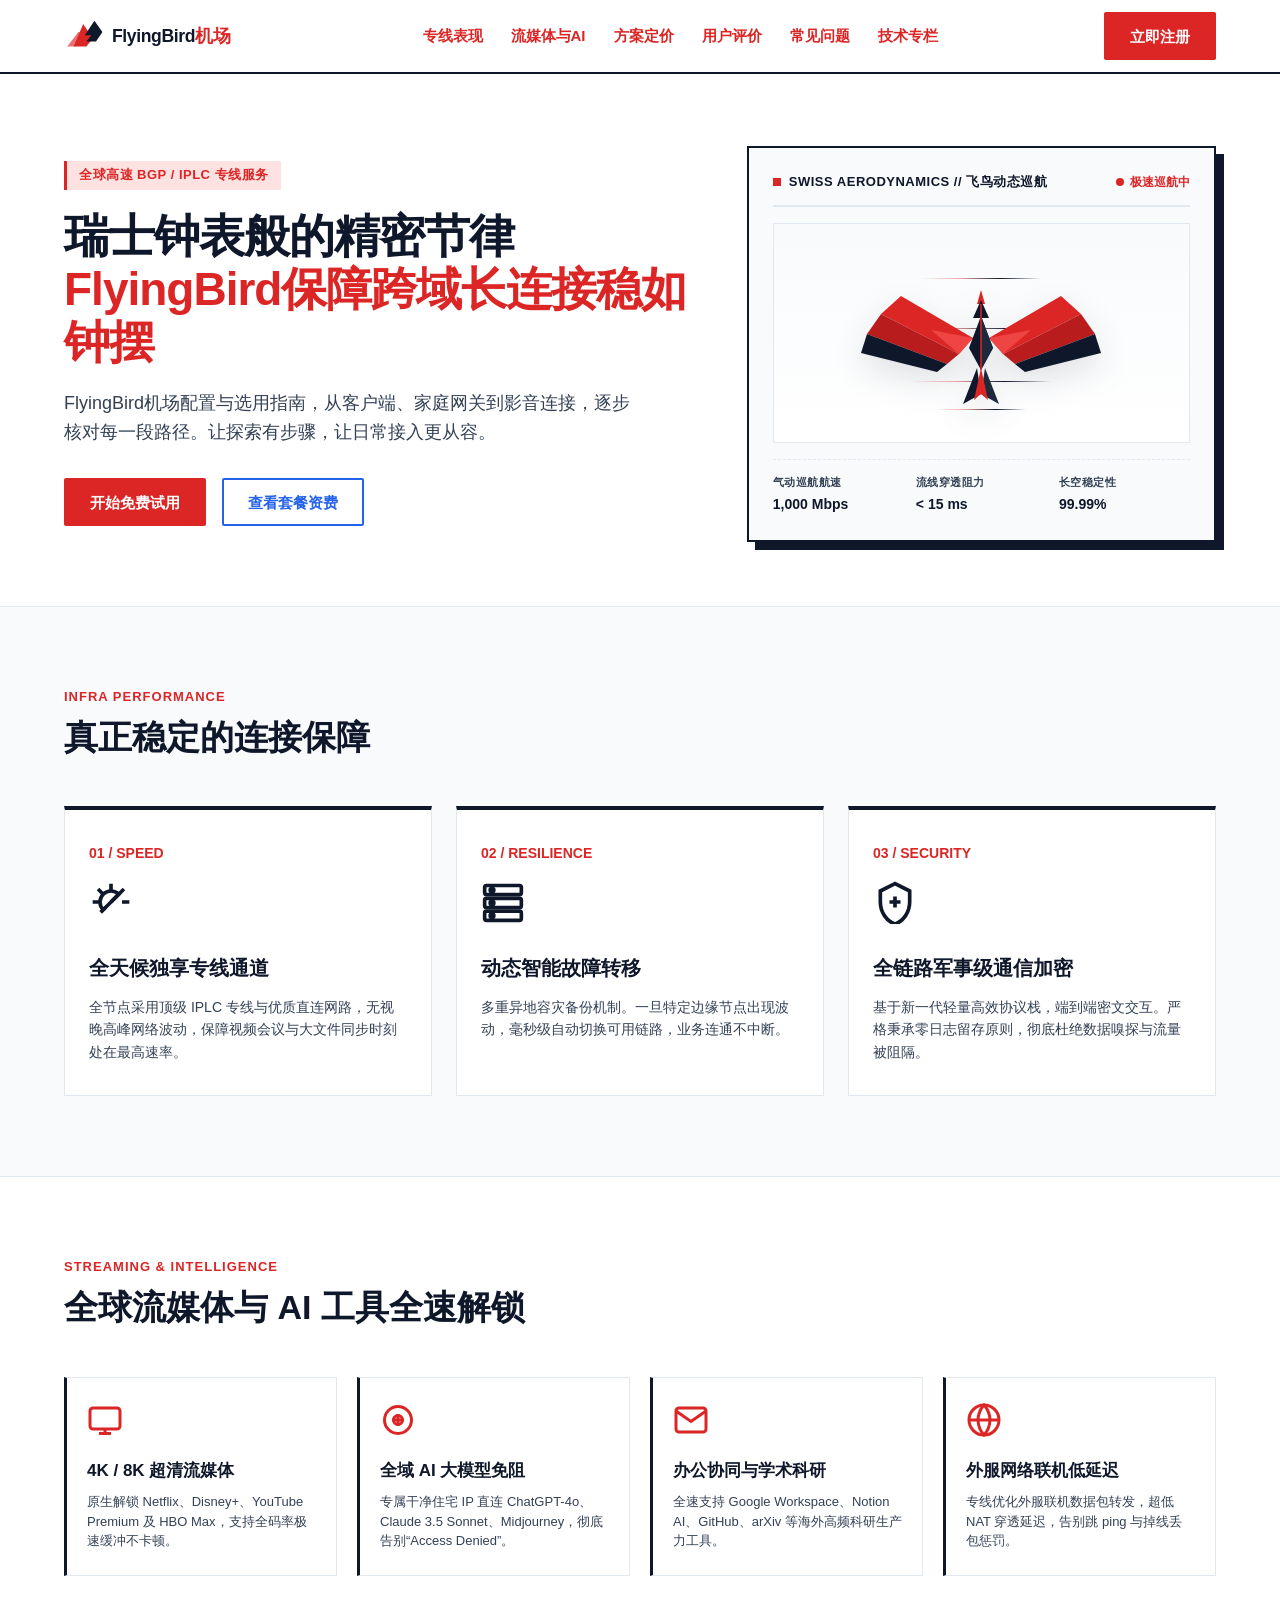
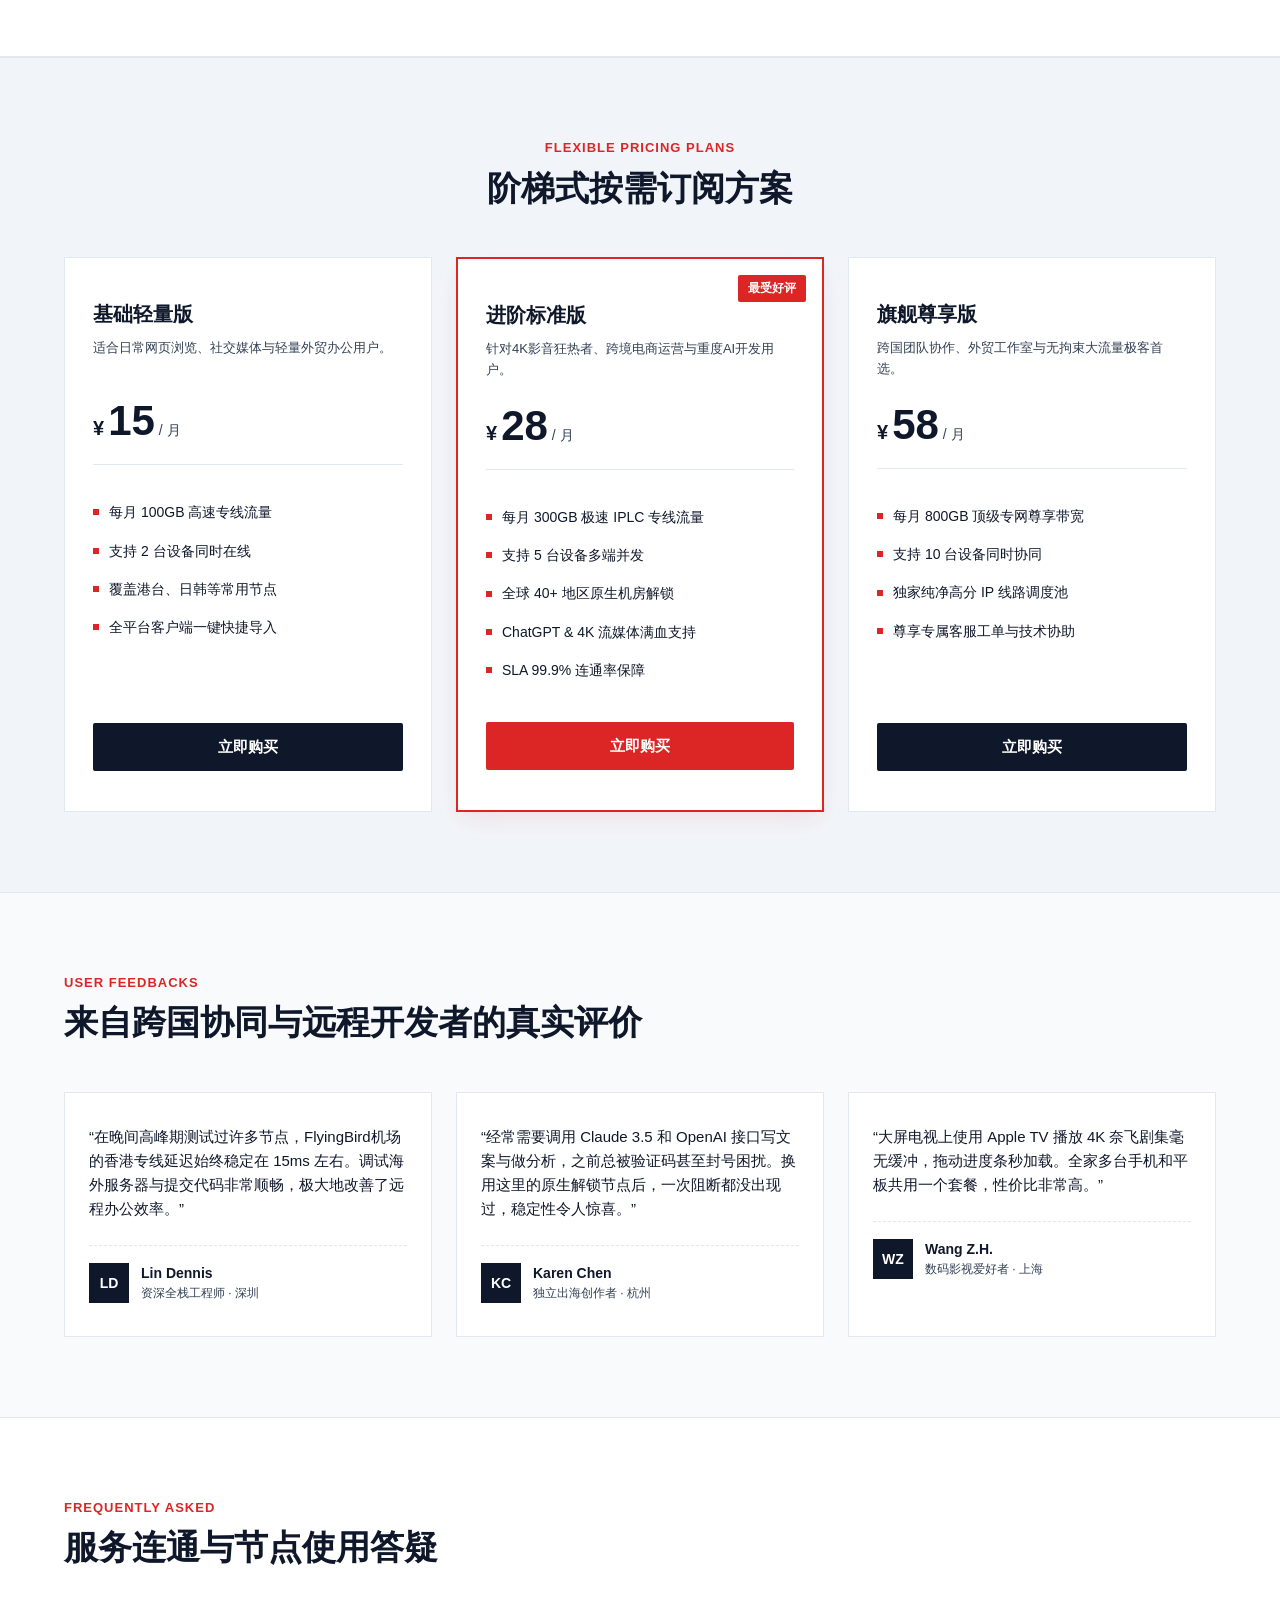
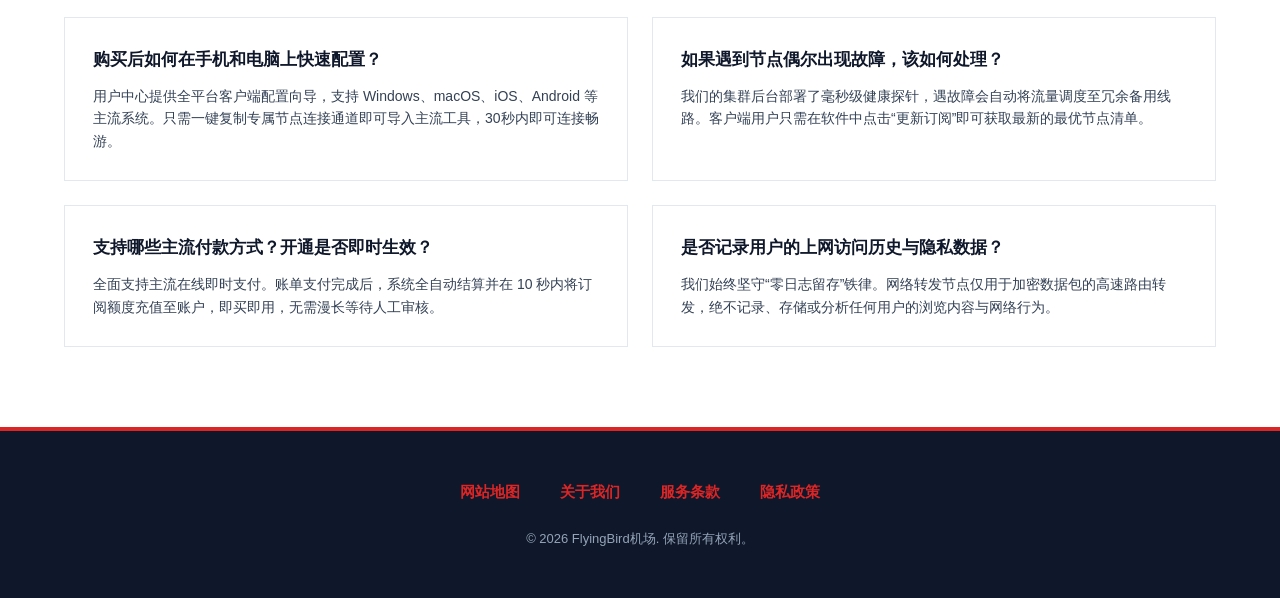
<file: index.html>
<!DOCTYPE html>
<html lang="zh-CN">
<head>
  <meta charset="UTF-8">
  <meta name="viewport" content="width=device-width, initial-scale=1.0">
  <title>FlyingBird机场｜客户端配置、线路比较与影音排障</title>
  <meta name="description" content="FlyingBird机场配置与选用指南，从客户端、家庭网关到影音连接，逐步核对每一段路径。让探索有步骤，让日常接入更从容。">
  <meta name="keywords" content="FlyingBird机场,网络加速,极速秒开,机场推荐,IPLC专线,4K流媒体解锁,ChatGPT加速,BGP专线,科学上网梯子">
  <link rel="canonical" href="https://flyingbirdcloud.click/">

  <!-- Open Graph 社交分享元标签 -->
  <meta property="og:type" content="website">
  <meta property="og:site_name" content="FlyingBird机场">
  <meta property="og:title" content="FlyingBird机场｜客户端配置、线路比较与影音排障">
  <meta property="og:description" content="FlyingBird机场配置与选用指南，从客户端、家庭网关到影音连接，逐步核对每一段路径。让探索有步骤，让日常接入更从容。">
  <meta property="og:url" content="https://flyingbirdcloud.click/">
  <meta property="og:image" content="https://flyingbirdcloud.click/og-cover.png">

  <!-- Twitter 卡片元标签 -->
  <meta name="twitter:card" content="summary_large_image">
  <meta name="twitter:title" content="FlyingBird机场｜客户端配置、线路比较与影音排障">
  <meta name="twitter:description" content="FlyingBird机场配置与选用指南，从客户端、家庭网关到影音连接，逐步核对每一段路径。让探索有步骤，让日常接入更从容。">
  <meta name="twitter:image" content="https://flyingbirdcloud.click/og-cover.png">

  <!-- Schema.org JSON-LD 产品结构化微数据 -->
  <script type="application/ld+json">
  {
    "@context": "https://schema.org",
    "@type": "Product",
    "name": "FlyingBird机场 高速专网加速服务",
    "image": "https://flyingbirdcloud.click/og-cover.png",
    "description": "FlyingBird机场提供高可用BGP与IPLC物理专线网络加速服务，晚高峰4K流媒体极速秒开，支持全球流媒体原生解锁与大语言模型低延迟调用。",
    "brand": {
      "@type": "Brand",
      "name": "FlyingBird机场"
    },
    "offers": {
      "@type": "AggregateOffer",
      "lowPrice": "15",
      "highPrice": "58",
      "priceCurrency": "CNY",
      "offerCount": "3"
    },
    "aggregateRating": {
      "@type": "AggregateRating",
      "ratingValue": "4.9",
      "reviewCount": "128",
      "bestRating": "5"
    }
  }
  </script>

  <link rel="stylesheet" href="style.css">
<style id="maintenance-anchor-offset">#pricing{scroll-margin-top:180px;}</style>
</head>
<body>

  <!-- 头部导航 -->
  <header class="swiss-header">
    <div class="swiss-container swiss-nav-wrap">
      <a href="index.html" class="swiss-logo" aria-label="FlyingBird机场首页">
        <!-- 飞鸟凌空羽翼切割主题矢量 Logo -->
        <svg viewBox="0 0 240 50" fill="none" xmlns="http://www.w3.org/2000/svg">
          <g>
            <path d="M12 38L24 10L36 28L28 38H12Z" fill="#DC2626"/>
            <path d="M26 24L38 6L48 20L40 32H28L34 24H26Z" fill="#0F172A"/>
            <path d="M4 38L18 20H28L14 38H4Z" fill="#DC2626" opacity="0.65"/>
          </g>
          <text x="60" y="32" font-family="-apple-system, BlinkMacSystemFont, 'Segoe UI', Roboto, sans-serif" font-size="22" font-weight="900" fill="#0F172A" letter-spacing="-0.5">FlyingBird<tspan fill="#DC2626">机场</tspan></text>
        </svg>
      </a>

      <!-- 移动端汉堡切换按钮 -->
      <button class="mobile-nav-toggle" id="swissMenuBtn" aria-label="切换导航菜单" aria-expanded="false">
        <span></span>
        <span></span>
        <span></span>
      </button>

      <nav class="swiss-nav-container" id="swissNavMenu">
        <ul class="swiss-nav-links">
          <li><a href="#features">专线表现</a></li>
          <li><a href="#streaming">流媒体与AI</a></li>
          <li><a href="#pricing">方案定价</a></li>
          <li><a href="#reviews">用户评价</a></li>
          <li><a href="#faq">常见问题</a></li>
          <li><a href="journal.html">技术专栏</a></li>
        </ul>
      </nav>

      <div class="swiss-header-actions">
        <a href="https://ww012.twilightaff.com/#/?code=A56DH1Af" class="btn btn-primary" rel="nofollow" target="_blank">立即注册</a>
      </div>
    </div>
  </header>

  <!-- 首屏 Hero Section -->
  <section class="swiss-hero">
    <div class="swiss-container swiss-hero-grid">
      <div class="hero-content">
        <span class="hero-pill">全球高速 BGP / IPLC 专线服务</span>
        <h1 class="hero-headline">瑞士钟表般的精密节律 <span>FlyingBird保障跨域长连接稳如钟摆</span></h1>
        <p class="hero-subtitle">FlyingBird机场配置与选用指南，从客户端、家庭网关到影音连接，逐步核对每一段路径。让探索有步骤，让日常接入更从容。</p>

        <div class="hero-cta-group">
          <a href="https://ww012.twilightaff.com/#/?code=A56DH1Af" class="btn btn-primary" rel="nofollow" target="_blank">开始免费试用</a>
          <!-- SEO Authority Backlink: Strict dofollow, no rel="nofollow" -->
          <a href="#pricing" class="btn btn-recommend">查看套餐资费</a>
        </div>
      </div>

      <!-- 右侧飞鸟动态展示卡片 (纯净极速飞鸟动图) -->
      <div class="hero-bird-card" aria-label="飞鸟动态巡航展示">
        <div class="bird-card-head">
          <span class="bird-card-badge">SWISS AERODYNAMICS // 飞鸟动态巡航</span>
          <span class="bird-live-pulse"><span class="pulse-indicator"></span> 极速巡航中</span>
        </div>

        <div class="bird-stage-canvas">
          <!-- 气动流线风道背景 -->
          <div class="swiss-wind-line wind-1"></div>
          <div class="swiss-wind-line wind-2"></div>
          <div class="swiss-wind-line wind-3"></div>
          <div class="swiss-wind-line wind-4"></div>

          <!-- 瑞士几何折纸飞鸟矢量主体 -->
          <div class="swiss-bird-svg-wrap">
            <svg viewBox="0 0 240 180" fill="none" xmlns="http://www.w3.org/2000/svg" role="img" aria-label="飞鸟动态翱翔图形">
              <!-- 左翼群组 -->
              <g class="wing-group-left">
                <polygon points="112,90 40,48 20,66 98,106" fill="#DC2626"/>
                <polygon points="98,106 20,66 6,86 86,116" fill="#B91C1C"/>
                <polygon points="86,116 6,86 0,105 76,124" fill="#0F172A"/>
                <polygon points="112,90 98,106 70,82" fill="#EF4444"/>
              </g>

              <!-- 右翼群组 -->
              <g class="wing-group-right">
                <polygon points="128,90 200,48 220,66 142,106" fill="#DC2626"/>
                <polygon points="142,106 220,66 234,86 154,116" fill="#B91C1C"/>
                <polygon points="154,116 234,86 240,105 164,124" fill="#0F172A"/>
                <polygon points="128,90 142,106 170,82" fill="#EF4444"/>
              </g>

              <!-- 尾羽群组 -->
              <g class="tail-feather-group">
                <polygon points="116,120 120,146 102,156" fill="#0F172A"/>
                <polygon points="124,120 120,146 138,156" fill="#1E293B"/>
                <polygon points="120,120 127,152 120,146 113,152" fill="#DC2626"/>
              </g>

              <!-- 鸟身躯干与头部 (中心基座) -->
              <g class="bird-core-body">
                <polygon points="120,42 124,56 116,56" fill="#DC2626"/>
                <polygon points="120,52 128,70 112,70" fill="#0F172A"/>
                <polygon points="120,68 132,100 120,122 108,100" fill="#0F172A"/>
                <polygon points="120,68 132,100 120,122" fill="#1E293B"/>
                <line x1="120" y1="56" x2="120" y2="122" stroke="#DC2626" stroke-width="1.5"/>
              </g>
            </svg>
          </div>
        </div>

        <!-- 航行情报微型遥测 -->
        <div class="bird-telemetry-strip">
          <div class="bird-stat-unit">
            <span class="bird-stat-key">气动巡航航速</span>
            <span class="bird-stat-val">1,000 Mbps</span>
          </div>
          <div class="bird-stat-unit">
            <span class="bird-stat-key">流线穿透阻力</span>
            <span class="bird-stat-val">&lt; 15 ms</span>
          </div>
          <div class="bird-stat-unit">
            <span class="bird-stat-key">长空稳定性</span>
            <span class="bird-stat-val">99.99%</span>
          </div>
        </div>
      </div>
    </div>
  </section>

  <!-- 核心优势特性 (3张卡片) -->
  <section id="features" class="section-swiss">
    <div class="swiss-container">
      <div class="section-title-wrap">
        <span class="section-tag">Infra Performance</span>
        <h2 class="section-title">真正稳定的连接保障</h2>
      </div>

      <div class="feature-cards-grid">
        <!-- 特性 1 -->
        <div class="swiss-card">
          <span class="card-num">01 / SPEED</span>
          <div class="card-icon-wrap">
            <!-- 速度仪表矢量 (非禁忌图标) -->
            <svg viewBox="0 0 24 24">
              <path d="M12 2v4M4.93 4.93l2.83 2.83M2 12h4M19.07 4.93l-2.83 2.83M22 12h-4M6.34 17.66l2.83-2.83"/>
              <path d="M12 6a6 6 0 0 0-6 6c0 1.66.67 3.16 1.76 4.24l8.48-8.48A5.96 5.96 0 0 0 12 6z"/>
              <line x1="12" y1="12" x2="16" y2="8"/>
            </svg>
          </div>
          <h3 class="card-title">全天候独享专线通道</h3>
          <p class="card-desc">全节点采用顶级 IPLC 专线与优质直连网路，无视晚高峰网络波动，保障视频会议与大文件同步时刻处在最高速率。</p>
        </div>

        <!-- 特性 2 -->
        <div class="swiss-card">
          <span class="card-num">02 / RESILIENCE</span>
          <div class="card-icon-wrap">
            <!-- 服务器阵列矢量 (非禁忌图标) -->
            <svg viewBox="0 0 24 24">
              <rect x="2" y="3" width="20" height="5" rx="1"/>
              <rect x="2" y="10" width="20" height="5" rx="1"/>
              <rect x="2" y="17" width="20" height="5" rx="1"/>
              <circle cx="6" cy="5.5" r="1" fill="#DC2626"/>
              <circle cx="6" cy="12.5" r="1" fill="#DC2626"/>
              <circle cx="6" cy="19.5" r="1" fill="#DC2626"/>
            </svg>
          </div>
          <h3 class="card-title">动态智能故障转移</h3>
          <p class="card-desc">多重异地容灾备份机制。一旦特定边缘节点出现波动，毫秒级自动切换可用链路，业务连通不中断。</p>
        </div>

        <!-- 特性 3 -->
        <div class="swiss-card">
          <span class="card-num">03 / SECURITY</span>
          <div class="card-icon-wrap">
            <!-- 护盾数据流矢量 (非禁忌图标) -->
            <svg viewBox="0 0 24 24">
              <path d="M12 2L4 6v6c0 5.5 3.5 10.7 8 12 4.5-1.3 8-6.5 8-12V6l-8-4z"/>
              <path d="M9 12h6M12 9v6"/>
            </svg>
          </div>
          <h3 class="card-title">全链路军事级通信加密</h3>
          <p class="card-desc">基于新一代轻量高效协议栈，端到端密文交互。严格秉承零日志留存原则，彻底杜绝数据嗅探与流量被阻隔。</p>
        </div>
      </div>
    </div>
  </section>

  <!-- 流媒体与 AI 支持 (4张卡片) -->
  <section id="streaming" class="section-swiss" style="background-color: #FFFFFF; border-top: 1px solid var(--color-border); border-bottom: 1px solid var(--color-border);">
    <div class="swiss-container">
      <div class="section-title-wrap">
        <span class="section-tag">Streaming & Intelligence</span>
        <h2 class="section-title">全球流媒体与 AI 工具全速解锁</h2>
      </div>

      <div class="media-ai-grid">
        <!-- 流媒体 1 -->
        <div class="media-ai-card">
          <svg viewBox="0 0 24 24" role="img" aria-label="4K超清流媒体图标">
            <rect x="2" y="4" width="20" height="14" rx="2"/>
            <line x1="8" y1="21" x2="16" y2="21"/>
            <line x1="12" y1="18" x2="12" y2="21"/>
          </svg>
          <h3 style="font-size: 17px; font-weight: 700; margin: 12px 0 8px; color: var(--color-dark);">4K / 8K 超清流媒体</h3>
          <p>原生解锁 Netflix、Disney+、YouTube Premium 及 HBO Max，支持全码率极速缓冲不卡顿。</p>
        </div>

        <!-- AI 2 -->
        <div class="media-ai-card">
          <svg viewBox="0 0 24 24" role="img" aria-label="全域AI大模型图标">
            <circle cx="12" cy="12" r="9"/>
            <path d="M8 12h8M12 8v8"/>
            <circle cx="12" cy="12" r="3"/>
          </svg>
          <h3 style="font-size: 17px; font-weight: 700; margin: 12px 0 8px; color: var(--color-dark);">全域 AI 大模型免阻</h3>
          <p>专属干净住宅 IP 直连 ChatGPT-4o、Claude 3.5 Sonnet、Midjourney，彻底告别“Access Denied”。</p>
        </div>

        <!-- 交互 3 -->
        <div class="media-ai-card">
          <svg viewBox="0 0 24 24" role="img" aria-label="办公协同图标">
            <path d="M4 4h16c1.1 0 2 .9 2 2v12c0 1.1-.9 2-2 2H4c-1.1 0-2-.9-2-2V6c0-1.1.9-2 2-2z"/>
            <polyline points="22,6 12,13 2,6"/>
          </svg>
          <h3 style="font-size: 17px; font-weight: 700; margin: 12px 0 8px; color: var(--color-dark);">办公协同与学术科研</h3>
          <p>全速支持 Google Workspace、Notion AI、GitHub、arXiv 等海外高频科研生产力工具。</p>
        </div>

        <!-- 游戏专线 4 -->
        <div class="media-ai-card">
          <svg viewBox="0 0 24 24" role="img" aria-label="外服联机图标">
            <circle cx="12" cy="12" r="10"/>
            <line x1="2" y1="12" x2="22" y2="12"/>
            <path d="M12 2a15.3 15.3 0 0 1 4 10 15.3 15.3 0 0 1-4 10 15.3 15.3 0 0 1-4-10 15.3 15.3 0 0 1 4-10z"/>
          </svg>
          <h3 style="font-size: 17px; font-weight: 700; margin: 12px 0 8px; color: var(--color-dark);">外服网络联机低延迟</h3>
          <p>专线优化外服联机数据包转发，超低 NAT 穿透延迟，告别跳 ping 与掉线丢包惩罚。</p>
        </div>
      </div>
    </div>
  </section>

  <!-- 价格对比表 (必须3个方案) -->
  <section id="pricing" class="section-swiss pricing-section">
    <div class="swiss-container">
      <div class="section-title-wrap" style="text-align: center;">
        <span class="section-tag">Flexible Pricing Plans</span>
        <h2 class="section-title">阶梯式按需订阅方案</h2>
      </div>

      <div class="pricing-grid">
        <!-- 方案 1: 基础轻量版 -->
        <div class="pricing-card">
          <div class="pricing-plan-name">基础轻量版</div>
          <div class="pricing-plan-desc">适合日常网页浏览、社交媒体与轻量外贸办公用户。</div>
          <div class="pricing-price-wrap">
            <span class="pricing-currency">¥</span>
            <span class="pricing-amount">15</span>
            <span class="pricing-period">/ 月</span>
          </div>
          <ul class="pricing-feature-list">
            <li class="pricing-feature-item"><span class="bullet-line"></span> 每月 100GB 高速专线流量</li>
            <li class="pricing-feature-item"><span class="bullet-line"></span> 支持 2 台设备同时在线</li>
            <li class="pricing-feature-item"><span class="bullet-line"></span> 覆盖港台、日韩等常用节点</li>
            <li class="pricing-feature-item"><span class="bullet-line"></span> 全平台客户端一键快捷导入</li>
          </ul>
          <a href="https://ww012.twilightaff.com/#/?code=A56DH1Af" class="btn btn-dark" rel="nofollow" target="_blank">立即购买</a>
        </div>

        <!-- 方案 2: 进阶标准版 (推荐) -->
        <div class="pricing-card featured">
          <span class="pricing-badge">最受好评</span>
          <div class="pricing-plan-name">进阶标准版</div>
          <div class="pricing-plan-desc">针对4K影音狂热者、跨境电商运营与重度AI开发用户。</div>
          <div class="pricing-price-wrap">
            <span class="pricing-currency">¥</span>
            <span class="pricing-amount">28</span>
            <span class="pricing-period">/ 月</span>
          </div>
          <ul class="pricing-feature-list">
            <li class="pricing-feature-item"><span class="bullet-line"></span> 每月 300GB 极速 IPLC 专线流量</li>
            <li class="pricing-feature-item"><span class="bullet-line"></span> 支持 5 台设备多端并发</li>
            <li class="pricing-feature-item"><span class="bullet-line"></span> 全球 40+ 地区原生机房解锁</li>
            <li class="pricing-feature-item"><span class="bullet-line"></span> ChatGPT & 4K 流媒体满血支持</li>
            <li class="pricing-feature-item"><span class="bullet-line"></span> SLA 99.9% 连通率保障</li>
          </ul>
          <a href="https://ww012.twilightaff.com/#/?code=A56DH1Af" class="btn btn-primary" rel="nofollow" target="_blank">立即购买</a>
        </div>

        <!-- 方案 3: 旗舰全功能版 -->
        <div class="pricing-card">
          <div class="pricing-plan-name">旗舰尊享版</div>
          <div class="pricing-plan-desc">跨国团队协作、外贸工作室与无拘束大流量极客首选。</div>
          <div class="pricing-price-wrap">
            <span class="pricing-currency">¥</span>
            <span class="pricing-amount">58</span>
            <span class="pricing-period">/ 月</span>
          </div>
          <ul class="pricing-feature-list">
            <li class="pricing-feature-item"><span class="bullet-line"></span> 每月 800GB 顶级专网尊享带宽</li>
            <li class="pricing-feature-item"><span class="bullet-line"></span> 支持 10 台设备同时协同</li>
            <li class="pricing-feature-item"><span class="bullet-line"></span> 独家纯净高分 IP 线路调度池</li>
            <li class="pricing-feature-item"><span class="bullet-line"></span> 尊享专属客服工单与技术协助</li>
          </ul>
          <a href="https://ww012.twilightaff.com/#/?code=A56DH1Af" class="btn btn-dark" rel="nofollow" target="_blank">立即购买</a>
        </div>
      </div>
    </div>
  </section>

  <!-- 用户评价 (3个真实评价) -->
  <section id="reviews" class="section-swiss">
    <div class="swiss-container">
      <div class="section-title-wrap">
        <span class="section-tag">User Feedbacks</span>
        <h2 class="section-title">来自跨国协同与远程开发者的真实评价</h2>
      </div>

      <div class="reviews-grid">
        <!-- 评价 1 -->
        <div class="review-card">
          <p class="review-quote">“在晚间高峰期测试过许多节点，FlyingBird机场的香港专线延迟始终稳定在 15ms 左右。调试海外服务器与提交代码非常顺畅，极大地改善了远程办公效率。”</p>
          <div class="reviewer-meta">
            <div class="reviewer-avatar-box">LD</div>
            <div>
              <div class="reviewer-name">Lin Dennis</div>
              <div class="reviewer-role">资深全栈工程师 · 深圳</div>
            </div>
          </div>
        </div>

        <!-- 评价 2 -->
        <div class="review-card">
          <p class="review-quote">“经常需要调用 Claude 3.5 和 OpenAI 接口写文案与做分析，之前总被验证码甚至封号困扰。换用这里的原生解锁节点后，一次阻断都没出现过，稳定性令人惊喜。”</p>
          <div class="reviewer-meta">
            <div class="reviewer-avatar-box">KC</div>
            <div>
              <div class="reviewer-name">Karen Chen</div>
              <div class="reviewer-role">独立出海创作者 · 杭州</div>
            </div>
          </div>
        </div>

        <!-- 评价 3 -->
        <div class="review-card">
          <p class="review-quote">“大屏电视上使用 Apple TV 播放 4K 奈飞剧集毫无缓冲，拖动进度条秒加载。全家多台手机和平板共用一个套餐，性价比非常高。”</p>
          <div class="reviewer-meta">
            <div class="reviewer-avatar-box">WZ</div>
            <div>
              <div class="reviewer-name">Wang Z.H.</div>
              <div class="reviewer-role">数码影视爱好者 · 上海</div>
            </div>
          </div>
        </div>
      </div>
    </div>
  </section>

  <!-- 常见问题 FAQ (4个问题) -->
  <section id="faq" class="section-swiss" style="background-color: #FFFFFF; border-top: 1px solid var(--color-border);">
    <div class="swiss-container">
      <div class="section-title-wrap">
        <span class="section-tag">Frequently Asked</span>
        <h2 class="section-title">服务连通与节点使用答疑</h2>
      </div>

      <div class="faq-list">
        <!-- 问题 1 -->
        <div class="faq-item">
          <h3 class="faq-question">购买后如何在手机和电脑上快速配置？</h3>
          <p class="faq-answer">用户中心提供全平台客户端配置向导，支持 Windows、macOS、iOS、Android 等主流系统。只需一键复制专属节点连接通道即可导入主流工具，30秒内即可连接畅游。</p>
        </div>

        <!-- 问题 2 -->
        <div class="faq-item">
          <h3 class="faq-question">如果遇到节点偶尔出现故障，该如何处理？</h3>
          <p class="faq-answer">我们的集群后台部署了毫秒级健康探针，遇故障会自动将流量调度至冗余备用线路。客户端用户只需在软件中点击“更新订阅”即可获取最新的最优节点清单。</p>
        </div>

        <!-- 问题 3 -->
        <div class="faq-item">
          <h3 class="faq-question">支持哪些主流付款方式？开通是否即时生效？</h3>
          <p class="faq-answer">全面支持主流在线即时支付。账单支付完成后，系统全自动结算并在 10 秒内将订阅额度充值至账户，即买即用，无需漫长等待人工审核。</p>
        </div>

        <!-- 问题 4 -->
        <div class="faq-item">
          <h3 class="faq-question">是否记录用户的上网访问历史与隐私数据？</h3>
          <p class="faq-answer">我们始终坚守“零日志留存”铁律。网络转发节点仅用于加密数据包的高速路由转发，绝不记录、存储或分析任何用户的浏览内容与网络行为。</p>
        </div>
      </div>
    </div>
  </section>

  <!-- 页脚：严格仅显示4个中文标题，每个标题在独立页面打开 -->
  <footer class="swiss-footer">
    <div class="swiss-container">
      <nav aria-label="页脚导航">
        <ul class="footer-nav">
          <li><a href="sitemap.html">网站地图</a></li>
          <li><a href="about.html">关于我们</a></li>
          <li><a href="terms.html">服务条款</a></li>
          <li><a href="privacy.html">隐私政策</a></li>
        </ul>
      </nav>
      <p class="footer-copyright">© 2026 FlyingBird机场. 保留所有权利。</p>
    </div>
  </footer>

  <script>
  (function() {
    var btn = document.getElementById('swissMenuBtn');
    var nav = document.getElementById('swissNavMenu');
    if (btn && nav) {
      btn.addEventListener('click', function(e) {
        e.stopPropagation();
        var isOpen = nav.classList.toggle('is-open');
        btn.classList.toggle('is-active');
        btn.setAttribute('aria-expanded', isOpen);
      });
      document.addEventListener('click', function(e) {
        if (!nav.contains(e.target) && !btn.contains(e.target)) {
          nav.classList.remove('is-open');
          btn.classList.remove('is-active');
          btn.setAttribute('aria-expanded', 'false');
        }
      });
      var links = nav.querySelectorAll('a');
      for (var i = 0; i < links.length; i++) {
        links[i].addEventListener('click', function() {
          nav.classList.remove('is-open');
          btn.classList.remove('is-active');
          btn.setAttribute('aria-expanded', 'false');
        });
      }
    }
  })();
  </script>
<script id="maintenance-anchor-offset-script">
(() => {
  const targets = ["pricing"];
  const headers = [...document.querySelectorAll('header,nav,[class*="nav"],[class*="header"]')];
  const update = () => {
    const height = Math.max(0, ...headers.map(el => {
      const box = el.getBoundingClientRect();
      const position = getComputedStyle(el).position;
      return ['fixed','sticky'].includes(position) && box.width > innerWidth / 2 && box.height < 400 ? box.height : 0;
    }));
    targets.forEach(id => { const el = document.getElementById(id); if (el) el.style.scrollMarginTop = Math.ceil(height + 16) + 'px'; });
  };
  update();
  addEventListener('resize', update, {passive: true});
  if ('ResizeObserver' in window) { const observer = new ResizeObserver(update); headers.forEach(el => observer.observe(el)); }
  if (document.fonts) document.fonts.ready.then(update);
})();
</script>
</body>
</html>
</file>
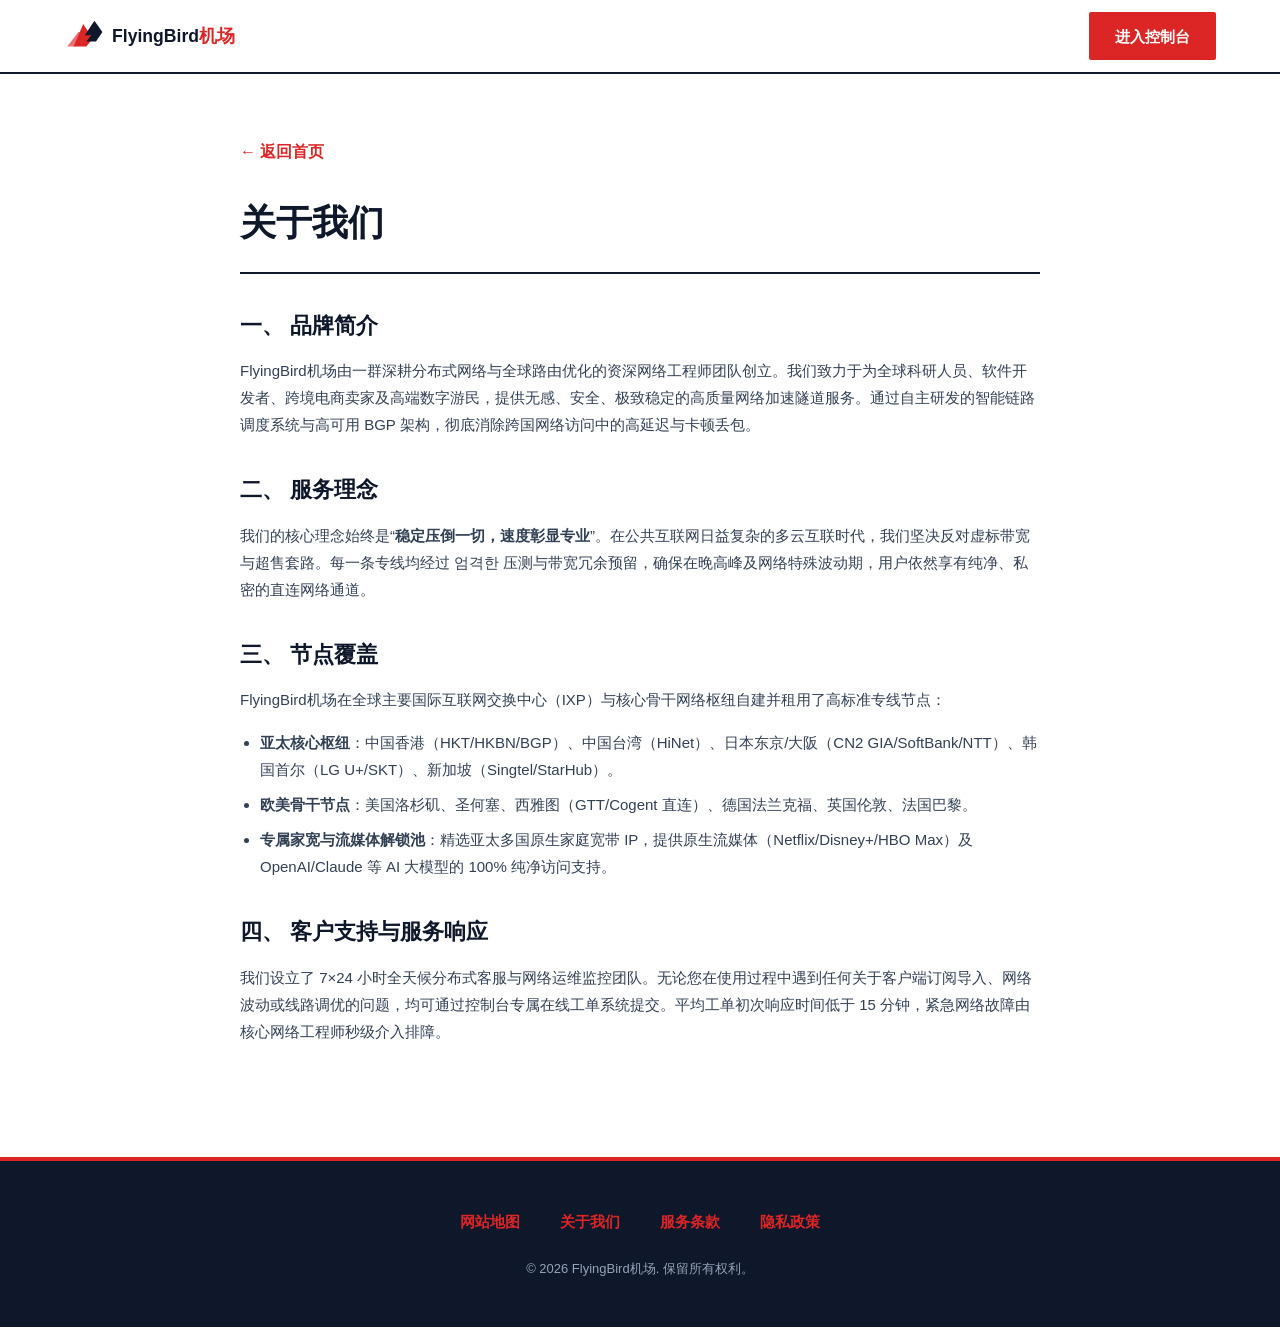
<file: about.html>
<!DOCTYPE html>
<html lang="zh-CN">
<head>
  <meta charset="UTF-8">
  <meta name="viewport" content="width=device-width, initial-scale=1.0">
  <title>关于我们 - FlyingBird机场</title>
  <meta name="description" content="了解FlyingBird机场的品牌愿景、服务理念、全球专线节点覆盖以及专业的技术客服支持团队。">
  <link rel="stylesheet" href="style.css">
<link rel="canonical" href="https://flyingbirdcloud.click/about.html">
</head>
<body>
  <header class="swiss-header">
    <div class="swiss-container swiss-nav-wrap">
      <a href="index.html" class="swiss-logo" aria-label="返回首页">
        <svg viewBox="0 0 240 50" fill="none" xmlns="http://www.w3.org/2000/svg">
          <g>
            <path d="M12 38L24 10L36 28L28 38H12Z" fill="#DC2626"/>
            <path d="M26 24L38 6L48 20L40 32H28L34 24H26Z" fill="#0F172A"/>
            <path d="M4 38L18 20H28L14 38H4Z" fill="#DC2626" opacity="0.65"/>
          </g>
          <text x="60" y="32" font-family="-apple-system, BlinkMacSystemFont, 'Segoe UI', Roboto, sans-serif" font-size="22" font-weight="900" fill="#0F172A">FlyingBird<tspan fill="#DC2626">机场</tspan></text>
        </svg>
      </a>
      <div class="swiss-header-actions">
        <a href="https://ww012.twilightaff.com/#/?code=A56DH1Af" class="btn btn-primary" rel="nofollow" target="_blank">进入控制台</a>
      </div>
    </div>
  </header>

  <main class="subpage-main">
    <div class="swiss-container">
      <div class="subpage-content">
        <a href="index.html" class="back-to-home">← 返回首页</a>
        <h1>关于我们</h1>

        <h2>一、 品牌简介</h2>
        <p>
          FlyingBird机场由一群深耕分布式网络与全球路由优化的资深网络工程师团队创立。我们致力于为全球科研人员、软件开发者、跨境电商卖家及高端数字游民，提供无感、安全、极致稳定的高质量网络加速隧道服务。通过自主研发的智能链路调度系统与高可用 BGP 架构，彻底消除跨国网络访问中的高延迟与卡顿丢包。
        </p>

        <h2>二、 服务理念</h2>
        <p>
          我们的核心理念始终是“<strong>稳定压倒一切，速度彰显专业</strong>”。在公共互联网日益复杂的多云互联时代，我们坚决反对虚标带宽与超售套路。每一条专线均经过 엄격한 压测与带宽冗余预留，确保在晚高峰及网络特殊波动期，用户依然享有纯净、私密的直连网络通道。
        </p>

        <h2>三、 节点覆盖</h2>
        <p>
          FlyingBird机场在全球主要国际互联网交换中心（IXP）与核心骨干网络枢纽自建并租用了高标准专线节点：
        </p>
        <ul>
          <li><strong>亚太核心枢纽</strong>：中国香港（HKT/HKBN/BGP）、中国台湾（HiNet）、日本东京/大阪（CN2 GIA/SoftBank/NTT）、韩国首尔（LG U+/SKT）、新加坡（Singtel/StarHub）。</li>
          <li><strong>欧美骨干节点</strong>：美国洛杉矶、圣何塞、西雅图（GTT/Cogent 直连）、德国法兰克福、英国伦敦、法国巴黎。</li>
          <li><strong>专属家宽与流媒体解锁池</strong>：精选亚太多国原生家庭宽带 IP，提供原生流媒体（Netflix/Disney+/HBO Max）及 OpenAI/Claude 等 AI 大模型的 100% 纯净访问支持。</li>
        </ul>

        <h2>四、 客户支持与服务响应</h2>
        <p>
          我们设立了 7×24 小时全天候分布式客服与网络运维监控团队。无论您在使用过程中遇到任何关于客户端订阅导入、网络波动或线路调优的问题，均可通过控制台专属在线工单系统提交。平均工单初次响应时间低于 15 分钟，紧急网络故障由核心网络工程师秒级介入排障。
        </p>
      </div>
    </div>
  </main>

  <footer class="swiss-footer">
    <div class="swiss-container">
      <nav aria-label="页脚导航">
        <ul class="footer-nav">
          <li><a href="sitemap.html">网站地图</a></li>
          <li><a href="about.html">关于我们</a></li>
          <li><a href="terms.html">服务条款</a></li>
          <li><a href="privacy.html">隐私政策</a></li>
        </ul>
      </nav>
      <p class="footer-copyright">© 2026 FlyingBird机场. 保留所有权利。</p>
    </div>
  </footer>
</body>
</html>
</file>
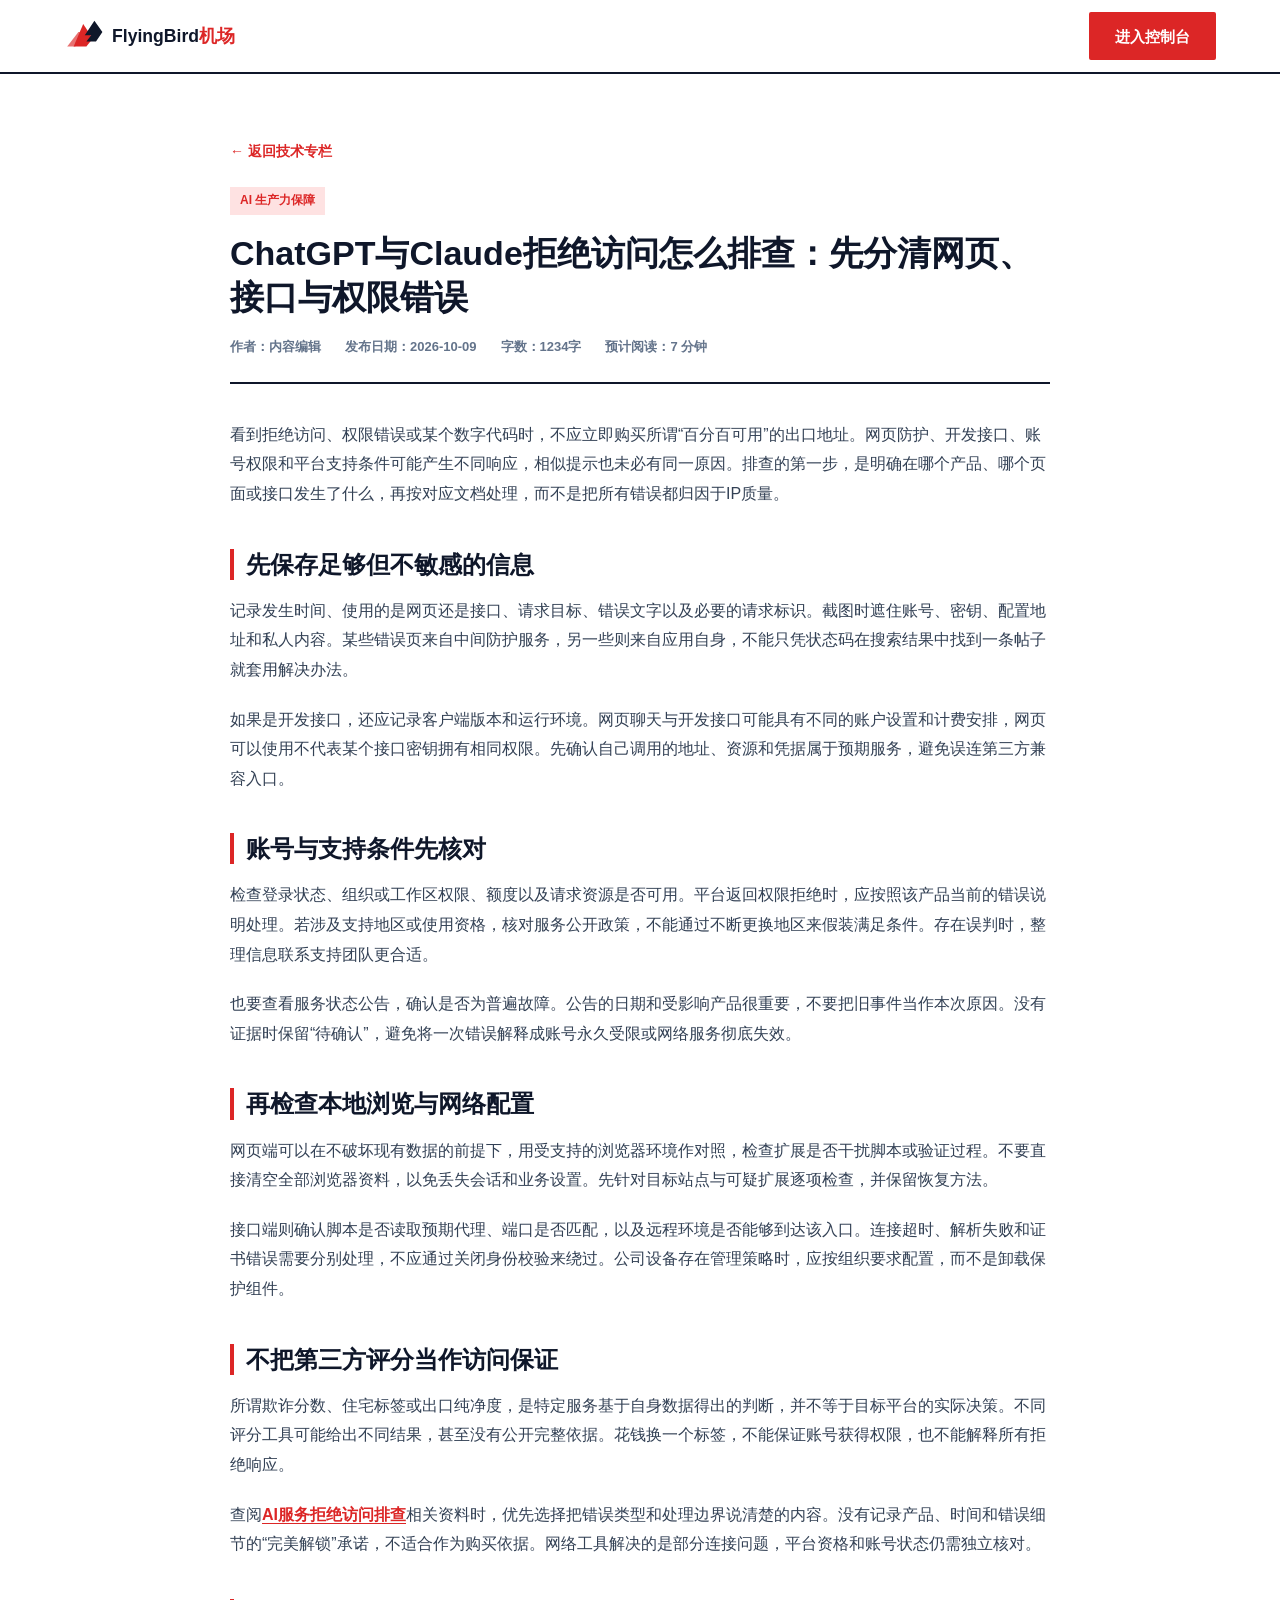
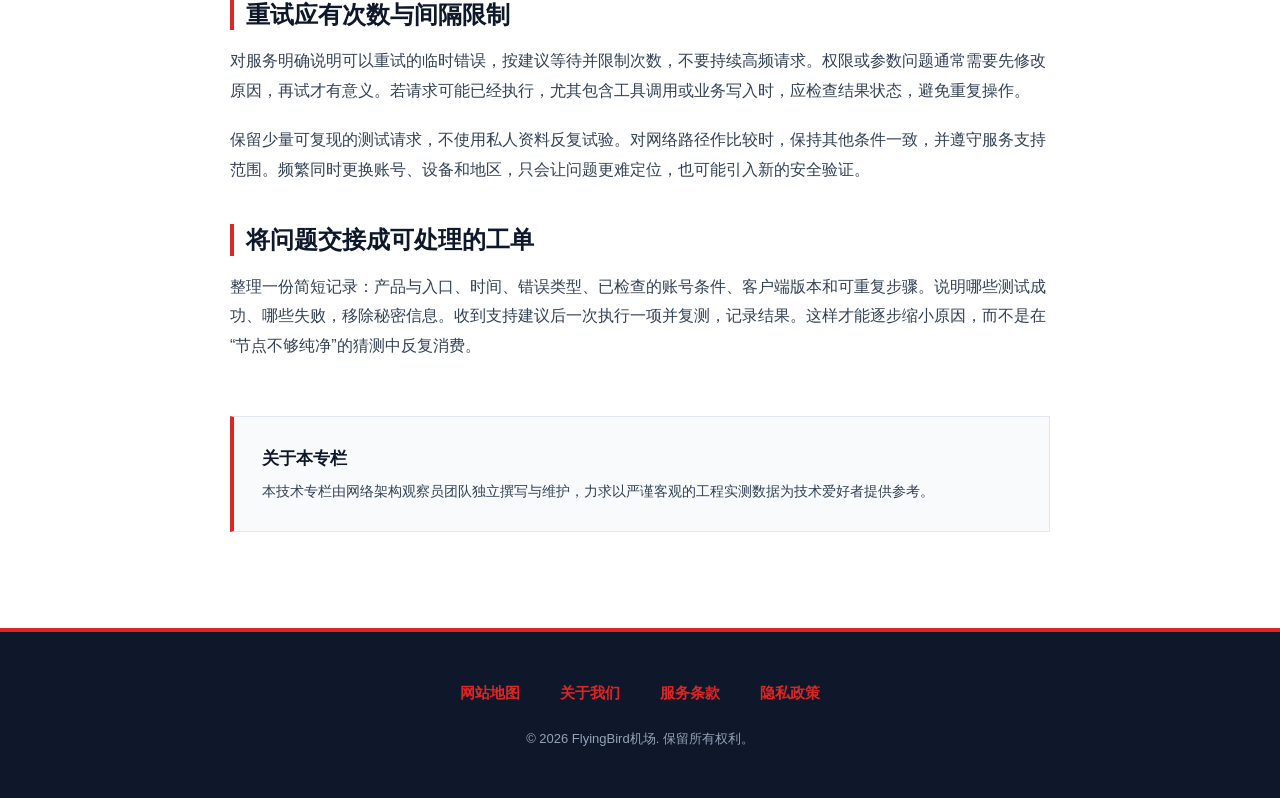
<file: chatgpt-claude-api-access-denied-fix.html>
<!DOCTYPE html>
<html lang="zh-CN">
<head>
  <meta charset="UTF-8">
  <meta name="viewport" content="width=device-width, initial-scale=1.0">
  <title>ChatGPT与Claude拒绝访问怎么排查：先分清网页、接口与权限错误｜FlyingBird</title>
  <meta name="description" content="区分网络连接、账号权限和服务支持条件，整理可交给支持团队的脱敏错误记录，不依赖所谓IP纯净度保证。">
  <link rel="stylesheet" href="style.css">
<link rel="canonical" href="https://flyingbirdcloud.click/chatgpt-claude-api-access-denied-fix.html">
</head>
<body>

  <!-- 导航栏 -->
  <header class="swiss-header">
    <div class="swiss-container swiss-nav-wrap">
      <a href="index.html" class="swiss-logo" aria-label="返回首页">
        <svg viewBox="0 0 240 50" fill="none" xmlns="http://www.w3.org/2000/svg">
          <g>
            <path d="M12 38L24 10L36 28L28 38H12Z" fill="#DC2626"/>
            <path d="M26 24L38 6L48 20L40 32H28L34 24H26Z" fill="#0F172A"/>
            <path d="M4 38L18 20H28L14 38H4Z" fill="#DC2626" opacity="0.65"/>
          </g>
          <text x="60" y="32" font-family="-apple-system, BlinkMacSystemFont, 'Segoe UI', Roboto, sans-serif" font-size="22" font-weight="900" fill="#0F172A">FlyingBird<tspan fill="#DC2626">机场</tspan></text>
        </svg>
      </a>
      <div class="swiss-header-actions">
        <a href="https://ww012.twilightaff.com/#/?code=A56DH1Af" class="btn btn-primary" rel="nofollow" target="_blank">进入控制台</a>
      </div>
    </div>
  </header>

  <!-- 文章正文区域 -->
  <main class="article-detail-wrap">
    <div class="swiss-container">
      <div class="article-inner-container">
        <a href="journal.html" class="article-nav-back">← 返回技术专栏</a>

        <header class="article-post-header">
          <span class="article-post-category">AI 生产力保障</span>
          <h1 class="article-post-title">ChatGPT与Claude拒绝访问怎么排查：先分清网页、接口与权限错误</h1>
          <div class="article-post-meta-row">
            <span>作者：内容编辑</span>
            <span>发布日期：2026-10-09</span>
            <span>字数：1234字</span>
            <span>预计阅读：7 分钟</span>
          </div>
        </header>

        <article class="article-body">
<p>看到拒绝访问、权限错误或某个数字代码时，不应立即购买所谓“百分百可用”的出口地址。网页防护、开发接口、账号权限和平台支持条件可能产生不同响应，相似提示也未必有同一原因。排查的第一步，是明确在哪个产品、哪个页面或接口发生了什么，再按对应文档处理，而不是把所有错误都归因于IP质量。</p>
<h2>先保存足够但不敏感的信息</h2>
<p>记录发生时间、使用的是网页还是接口、请求目标、错误文字以及必要的请求标识。截图时遮住账号、密钥、配置地址和私人内容。某些错误页来自中间防护服务，另一些则来自应用自身，不能只凭状态码在搜索结果中找到一条帖子就套用解决办法。</p>
<p>如果是开发接口，还应记录客户端版本和运行环境。网页聊天与开发接口可能具有不同的账户设置和计费安排，网页可以使用不代表某个接口密钥拥有相同权限。先确认自己调用的地址、资源和凭据属于预期服务，避免误连第三方兼容入口。</p>
<h2>账号与支持条件先核对</h2>
<p>检查登录状态、组织或工作区权限、额度以及请求资源是否可用。平台返回权限拒绝时，应按照该产品当前的错误说明处理。若涉及支持地区或使用资格，核对服务公开政策，不能通过不断更换地区来假装满足条件。存在误判时，整理信息联系支持团队更合适。</p>
<p>也要查看服务状态公告，确认是否为普遍故障。公告的日期和受影响产品很重要，不要把旧事件当作本次原因。没有证据时保留“待确认”，避免将一次错误解释成账号永久受限或网络服务彻底失效。</p>
<h2>再检查本地浏览与网络配置</h2>
<p>网页端可以在不破坏现有数据的前提下，用受支持的浏览器环境作对照，检查扩展是否干扰脚本或验证过程。不要直接清空全部浏览器资料，以免丢失会话和业务设置。先针对目标站点与可疑扩展逐项检查，并保留恢复方法。</p>
<p>接口端则确认脚本是否读取预期代理、端口是否匹配，以及远程环境是否能够到达该入口。连接超时、解析失败和证书错误需要分别处理，不应通过关闭身份校验来绕过。公司设备存在管理策略时，应按组织要求配置，而不是卸载保护组件。</p>
<h2>不把第三方评分当作访问保证</h2>
<p>所谓欺诈分数、住宅标签或出口纯净度，是特定服务基于自身数据得出的判断，并不等于目标平台的实际决策。不同评分工具可能给出不同结果，甚至没有公开完整依据。花钱换一个标签，不能保证账号获得权限，也不能解释所有拒绝响应。</p>
<p>查阅<a href="https://jichangtuijan.top/">AI服务拒绝访问排查</a>相关资料时，优先选择把错误类型和处理边界说清楚的内容。没有记录产品、时间和错误细节的“完美解锁”承诺，不适合作为购买依据。网络工具解决的是部分连接问题，平台资格和账号状态仍需独立核对。</p>
<h2>重试应有次数与间隔限制</h2>
<p>对服务明确说明可以重试的临时错误，按建议等待并限制次数，不要持续高频请求。权限或参数问题通常需要先修改原因，再试才有意义。若请求可能已经执行，尤其包含工具调用或业务写入时，应检查结果状态，避免重复操作。</p>
<p>保留少量可复现的测试请求，不使用私人资料反复试验。对网络路径作比较时，保持其他条件一致，并遵守服务支持范围。频繁同时更换账号、设备和地区，只会让问题更难定位，也可能引入新的安全验证。</p>
<h2>将问题交接成可处理的工单</h2>
<p>整理一份简短记录：产品与入口、时间、错误类型、已检查的账号条件、客户端版本和可重复步骤。说明哪些测试成功、哪些失败，移除秘密信息。收到支持建议后一次执行一项并复测，记录结果。这样才能逐步缩小原因，而不是在“节点不够纯净”的猜测中反复消费。</p>
</article>

        <div class="article-end-box">
          <h4>关于本专栏</h4>
          <p>本技术专栏由网络架构观察员团队独立撰写与维护，力求以严谨客观的工程实测数据为技术爱好者提供参考。</p>
        </div>
      </div>
    </div>
  </main>

  <!-- 页脚 -->
  <footer class="swiss-footer">
    <div class="swiss-container">
      <nav aria-label="页脚导航">
        <ul class="footer-nav">
          <li><a href="sitemap.html">网站地图</a></li>
          <li><a href="about.html">关于我们</a></li>
          <li><a href="terms.html">服务条款</a></li>
          <li><a href="privacy.html">隐私政策</a></li>
        </ul>
      </nav>
      <p class="footer-copyright">© 2026 FlyingBird机场. 保留所有权利。</p>
    </div>
  </footer>

</body>
</html>
</file>
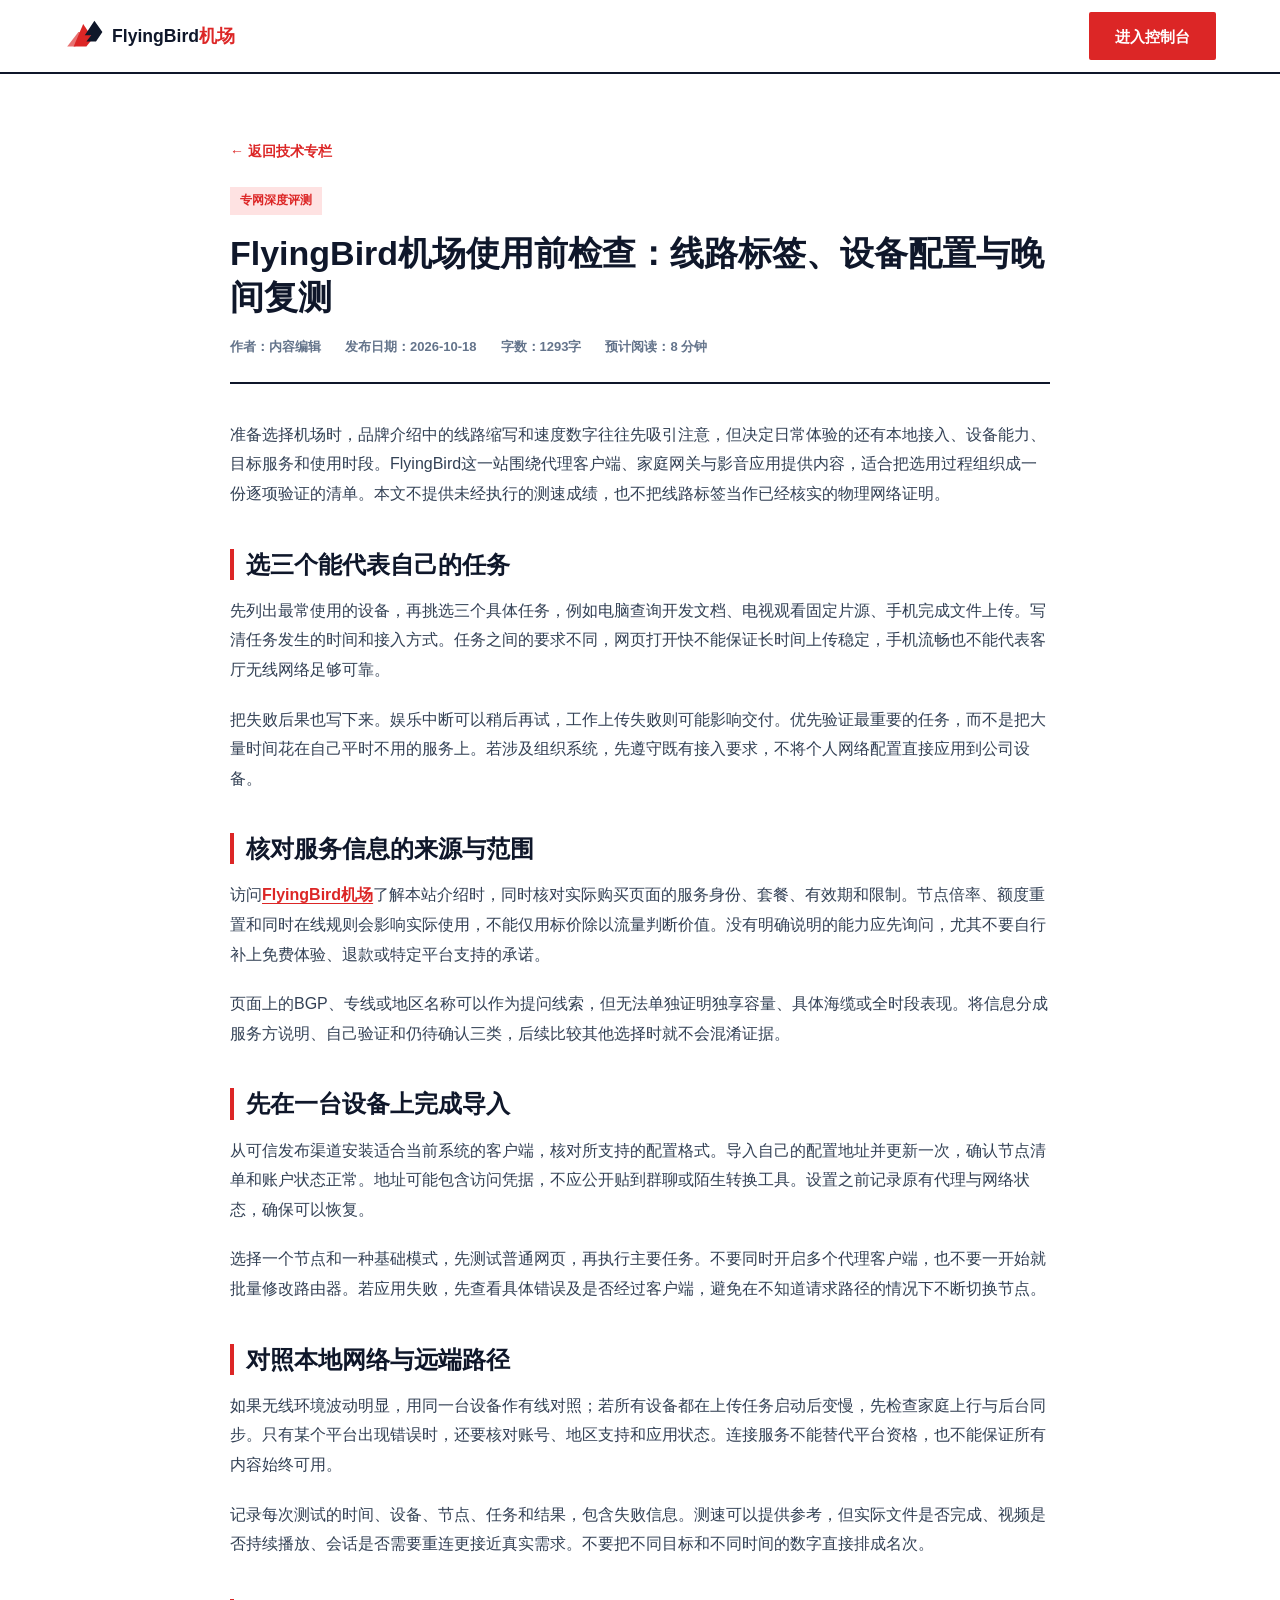
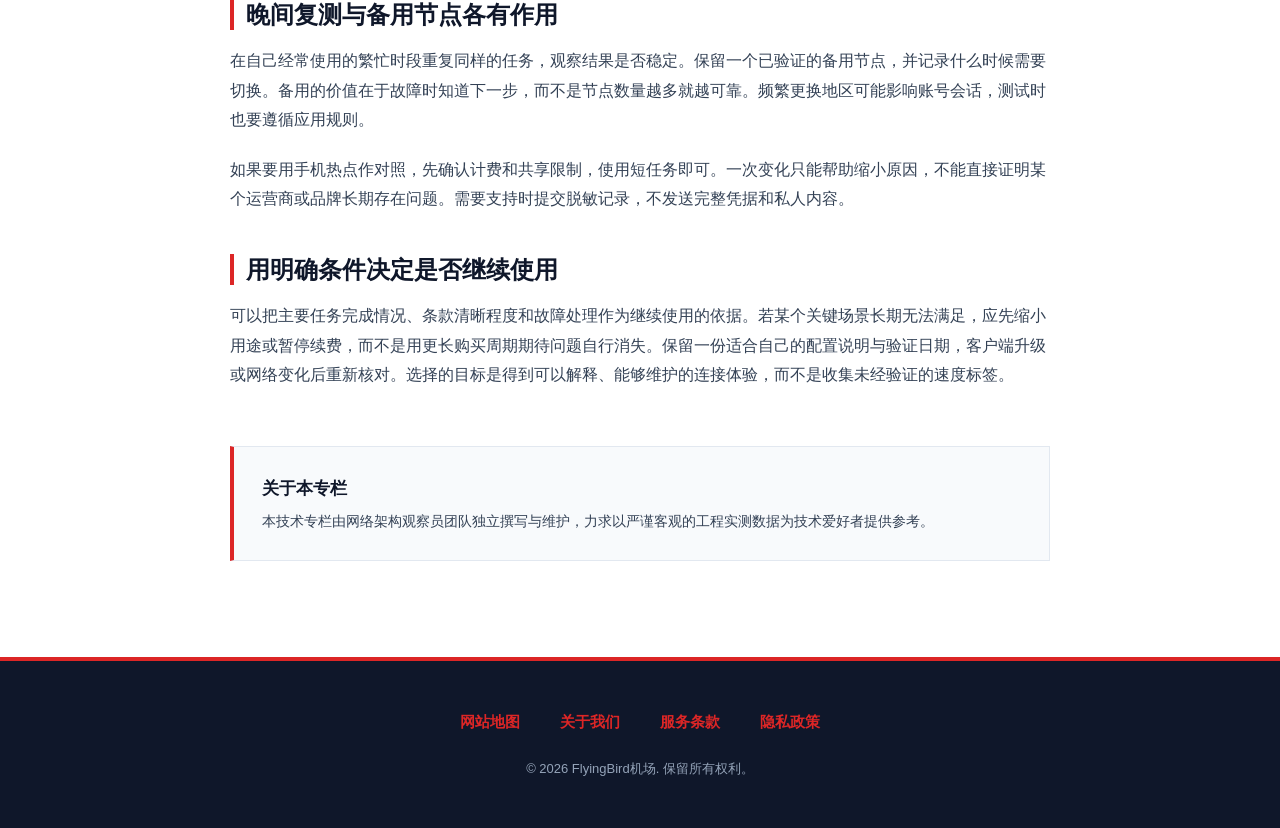
<file: flyingbird-airport-review-speedtest.html>
<!DOCTYPE html>
<html lang="zh-CN">
<head>
  <meta charset="UTF-8">
  <meta name="viewport" content="width=device-width, initial-scale=1.0">
  <title>FlyingBird机场使用前检查：线路标签、设备配置与晚间复测</title>
  <meta name="description" content="围绕FlyingBird机场建立个人测试清单，核对服务条款和客户端支持，用实际任务判断适用性。">
  <link rel="stylesheet" href="style.css">
<link rel="canonical" href="https://flyingbirdcloud.click/flyingbird-airport-review-speedtest.html">
</head>
<body>

  <!-- 导航栏 -->
  <header class="swiss-header">
    <div class="swiss-container swiss-nav-wrap">
      <a href="index.html" class="swiss-logo" aria-label="返回首页">
        <svg viewBox="0 0 240 50" fill="none" xmlns="http://www.w3.org/2000/svg">
          <g>
            <path d="M12 38L24 10L36 28L28 38H12Z" fill="#DC2626"/>
            <path d="M26 24L38 6L48 20L40 32H28L34 24H26Z" fill="#0F172A"/>
            <path d="M4 38L18 20H28L14 38H4Z" fill="#DC2626" opacity="0.65"/>
          </g>
          <text x="60" y="32" font-family="-apple-system, BlinkMacSystemFont, 'Segoe UI', Roboto, sans-serif" font-size="22" font-weight="900" fill="#0F172A">FlyingBird<tspan fill="#DC2626">机场</tspan></text>
        </svg>
      </a>
      <div class="swiss-header-actions">
        <a href="https://ww012.twilightaff.com/#/?code=A56DH1Af" class="btn btn-primary" rel="nofollow" target="_blank">进入控制台</a>
      </div>
    </div>
  </header>

  <!-- 文章正文区域 -->
  <main class="article-detail-wrap">
    <div class="swiss-container">
      <div class="article-inner-container">
        <a href="journal.html" class="article-nav-back">← 返回技术专栏</a>

        <header class="article-post-header">
          <span class="article-post-category">专网深度评测</span>
          <h1 class="article-post-title">FlyingBird机场使用前检查：线路标签、设备配置与晚间复测</h1>
          <div class="article-post-meta-row">
            <span>作者：内容编辑</span>
            <span>发布日期：2026-10-18</span>
            <span>字数：1293字</span>
            <span>预计阅读：8 分钟</span>
          </div>
        </header>

        <article class="article-body">
<p>准备选择机场时，品牌介绍中的线路缩写和速度数字往往先吸引注意，但决定日常体验的还有本地接入、设备能力、目标服务和使用时段。FlyingBird这一站围绕代理客户端、家庭网关与影音应用提供内容，适合把选用过程组织成一份逐项验证的清单。本文不提供未经执行的测速成绩，也不把线路标签当作已经核实的物理网络证明。</p>
<h2>选三个能代表自己的任务</h2>
<p>先列出最常使用的设备，再挑选三个具体任务，例如电脑查询开发文档、电视观看固定片源、手机完成文件上传。写清任务发生的时间和接入方式。任务之间的要求不同，网页打开快不能保证长时间上传稳定，手机流畅也不能代表客厅无线网络足够可靠。</p>
<p>把失败后果也写下来。娱乐中断可以稍后再试，工作上传失败则可能影响交付。优先验证最重要的任务，而不是把大量时间花在自己平时不用的服务上。若涉及组织系统，先遵守既有接入要求，不将个人网络配置直接应用到公司设备。</p>
<h2>核对服务信息的来源与范围</h2>
<p>访问<a href="https://flyingbirdcloud.click/">FlyingBird机场</a>了解本站介绍时，同时核对实际购买页面的服务身份、套餐、有效期和限制。节点倍率、额度重置和同时在线规则会影响实际使用，不能仅用标价除以流量判断价值。没有明确说明的能力应先询问，尤其不要自行补上免费体验、退款或特定平台支持的承诺。</p>
<p>页面上的BGP、专线或地区名称可以作为提问线索，但无法单独证明独享容量、具体海缆或全时段表现。将信息分成服务方说明、自己验证和仍待确认三类，后续比较其他选择时就不会混淆证据。</p>
<h2>先在一台设备上完成导入</h2>
<p>从可信发布渠道安装适合当前系统的客户端，核对所支持的配置格式。导入自己的配置地址并更新一次，确认节点清单和账户状态正常。地址可能包含访问凭据，不应公开贴到群聊或陌生转换工具。设置之前记录原有代理与网络状态，确保可以恢复。</p>
<p>选择一个节点和一种基础模式，先测试普通网页，再执行主要任务。不要同时开启多个代理客户端，也不要一开始就批量修改路由器。若应用失败，先查看具体错误及是否经过客户端，避免在不知道请求路径的情况下不断切换节点。</p>
<h2>对照本地网络与远端路径</h2>
<p>如果无线环境波动明显，用同一台设备作有线对照；若所有设备都在上传任务启动后变慢，先检查家庭上行与后台同步。只有某个平台出现错误时，还要核对账号、地区支持和应用状态。连接服务不能替代平台资格，也不能保证所有内容始终可用。</p>
<p>记录每次测试的时间、设备、节点、任务和结果，包含失败信息。测速可以提供参考，但实际文件是否完成、视频是否持续播放、会话是否需要重连更接近真实需求。不要把不同目标和不同时间的数字直接排成名次。</p>
<h2>晚间复测与备用节点各有作用</h2>
<p>在自己经常使用的繁忙时段重复同样的任务，观察结果是否稳定。保留一个已验证的备用节点，并记录什么时候需要切换。备用的价值在于故障时知道下一步，而不是节点数量越多就越可靠。频繁更换地区可能影响账号会话，测试时也要遵循应用规则。</p>
<p>如果要用手机热点作对照，先确认计费和共享限制，使用短任务即可。一次变化只能帮助缩小原因，不能直接证明某个运营商或品牌长期存在问题。需要支持时提交脱敏记录，不发送完整凭据和私人内容。</p>
<h2>用明确条件决定是否继续使用</h2>
<p>可以把主要任务完成情况、条款清晰程度和故障处理作为继续使用的依据。若某个关键场景长期无法满足，应先缩小用途或暂停续费，而不是用更长购买周期期待问题自行消失。保留一份适合自己的配置说明与验证日期，客户端升级或网络变化后重新核对。选择的目标是得到可以解释、能够维护的连接体验，而不是收集未经验证的速度标签。</p>
</article>

        <div class="article-end-box">
          <h4>关于本专栏</h4>
          <p>本技术专栏由网络架构观察员团队独立撰写与维护，力求以严谨客观的工程实测数据为技术爱好者提供参考。</p>
        </div>
      </div>
    </div>
  </main>

  <!-- 页脚 -->
  <footer class="swiss-footer">
    <div class="swiss-container">
      <nav aria-label="页脚导航">
        <ul class="footer-nav">
          <li><a href="sitemap.html">网站地图</a></li>
          <li><a href="about.html">关于我们</a></li>
          <li><a href="terms.html">服务条款</a></li>
          <li><a href="privacy.html">隐私政策</a></li>
        </ul>
      </nav>
      <p class="footer-copyright">© 2026 FlyingBird机场. 保留所有权利。</p>
    </div>
  </footer>

</body>
</html>
</file>
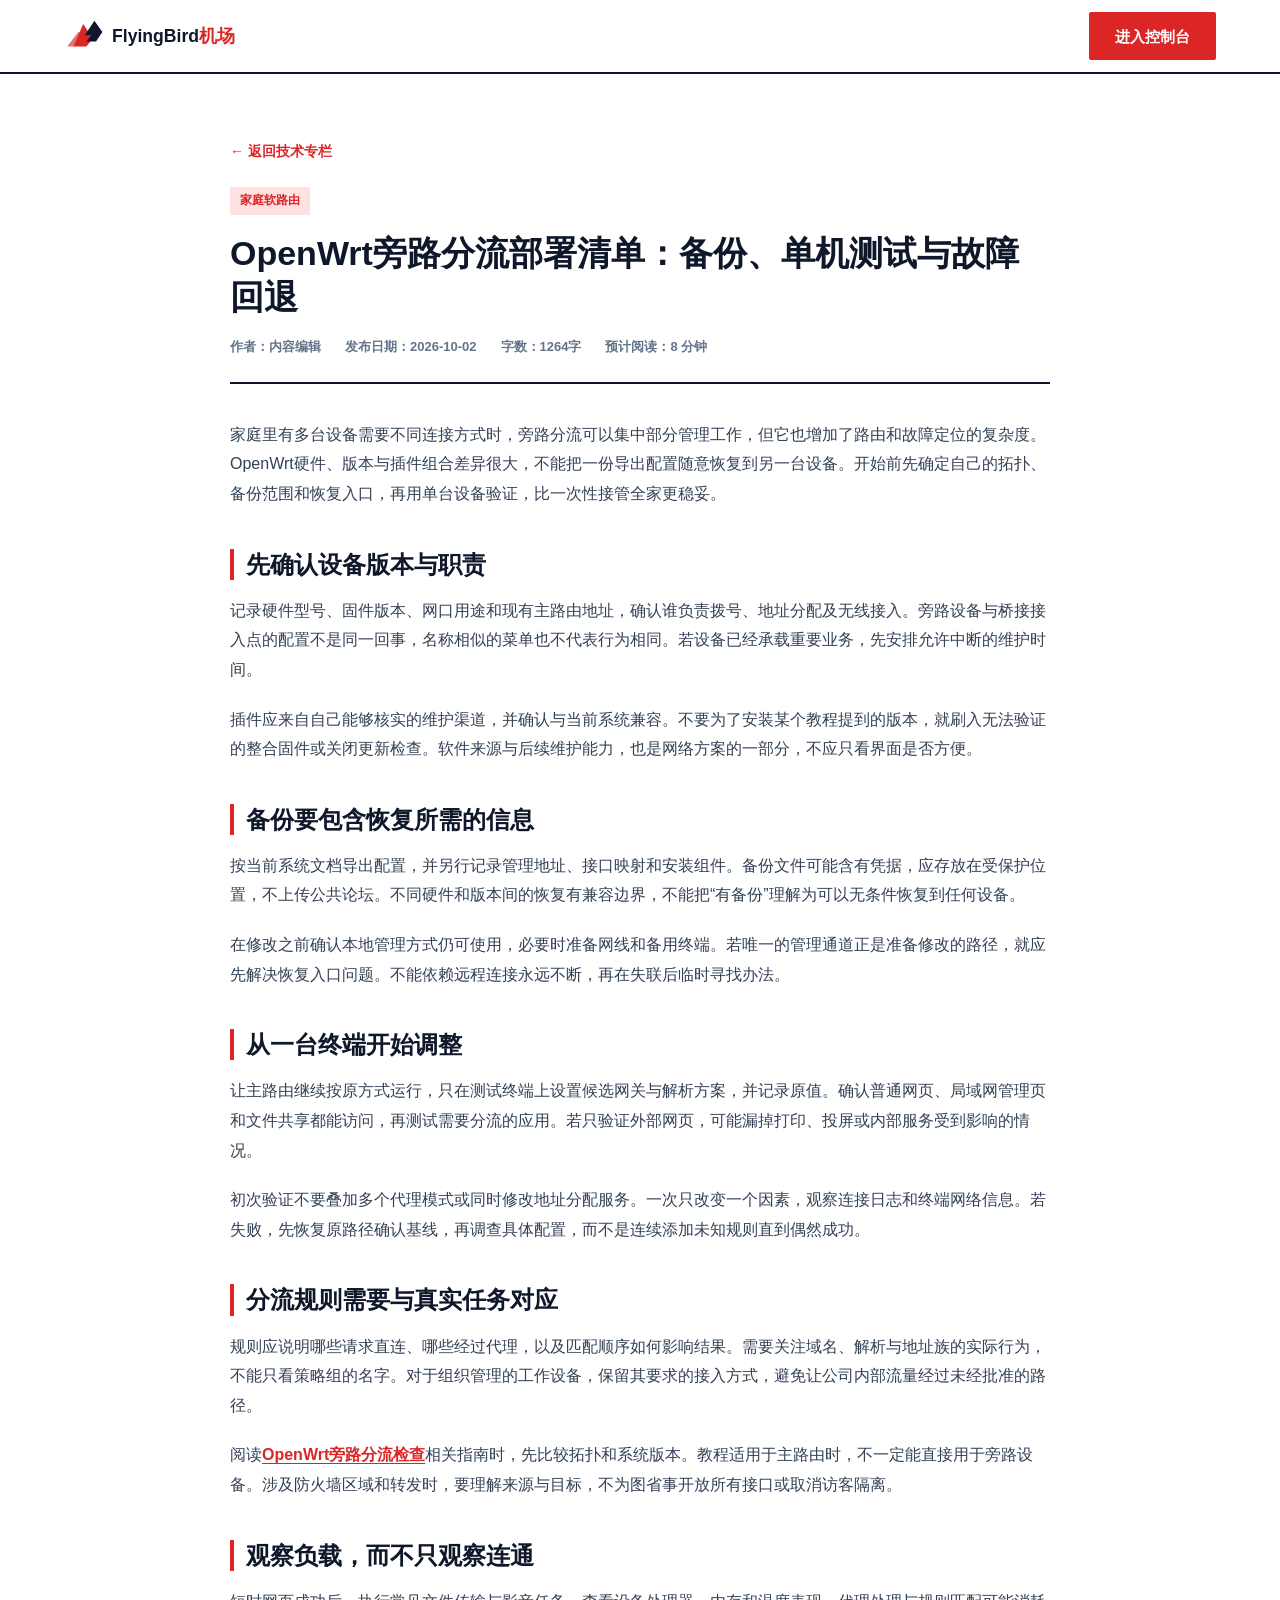
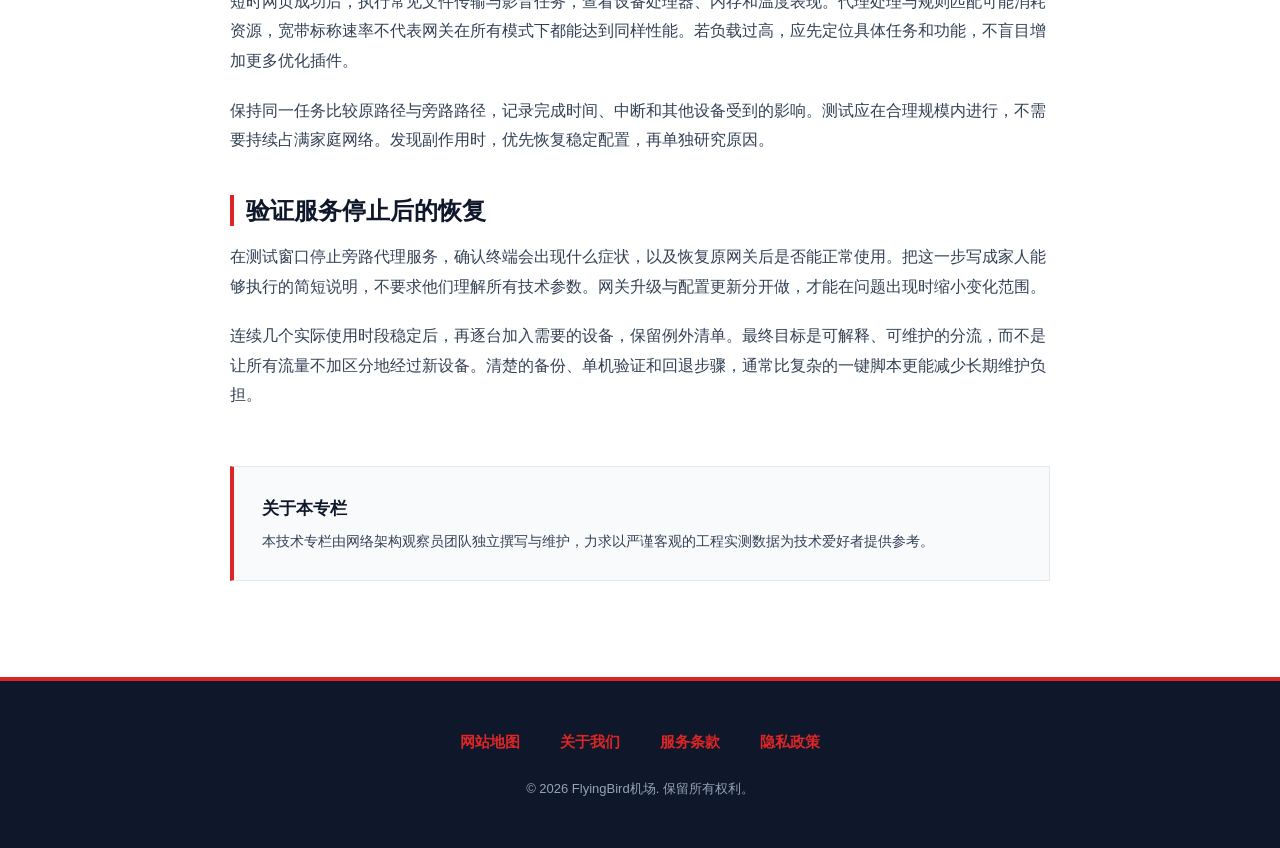
<file: home-router-openwrt-passwall-setup.html>
<!DOCTYPE html>
<html lang="zh-CN">
<head>
  <meta charset="UTF-8">
  <meta name="viewport" content="width=device-width, initial-scale=1.0">
  <title>OpenWrt旁路分流部署清单：备份、单机测试与故障回退｜FlyingBird</title>
  <meta name="description" content="在保留家庭主网络的前提下验证旁路设备，核对版本、路由和局域网访问，避免直接套用配置。">
  <link rel="stylesheet" href="style.css">
<link rel="canonical" href="https://flyingbirdcloud.click/home-router-openwrt-passwall-setup.html">
</head>
<body>

  <!-- 导航栏 -->
  <header class="swiss-header">
    <div class="swiss-container swiss-nav-wrap">
      <a href="index.html" class="swiss-logo" aria-label="返回首页">
        <svg viewBox="0 0 240 50" fill="none" xmlns="http://www.w3.org/2000/svg">
          <g>
            <path d="M12 38L24 10L36 28L28 38H12Z" fill="#DC2626"/>
            <path d="M26 24L38 6L48 20L40 32H28L34 24H26Z" fill="#0F172A"/>
            <path d="M4 38L18 20H28L14 38H4Z" fill="#DC2626" opacity="0.65"/>
          </g>
          <text x="60" y="32" font-family="-apple-system, BlinkMacSystemFont, 'Segoe UI', Roboto, sans-serif" font-size="22" font-weight="900" fill="#0F172A">FlyingBird<tspan fill="#DC2626">机场</tspan></text>
        </svg>
      </a>
      <div class="swiss-header-actions">
        <a href="https://ww012.twilightaff.com/#/?code=A56DH1Af" class="btn btn-primary" rel="nofollow" target="_blank">进入控制台</a>
      </div>
    </div>
  </header>

  <!-- 文章正文区域 -->
  <main class="article-detail-wrap">
    <div class="swiss-container">
      <div class="article-inner-container">
        <a href="journal.html" class="article-nav-back">← 返回技术专栏</a>

        <header class="article-post-header">
          <span class="article-post-category">家庭软路由</span>
          <h1 class="article-post-title">OpenWrt旁路分流部署清单：备份、单机测试与故障回退</h1>
          <div class="article-post-meta-row">
            <span>作者：内容编辑</span>
            <span>发布日期：2026-10-02</span>
            <span>字数：1264字</span>
            <span>预计阅读：8 分钟</span>
          </div>
        </header>

        <article class="article-body">
<p>家庭里有多台设备需要不同连接方式时，旁路分流可以集中部分管理工作，但它也增加了路由和故障定位的复杂度。OpenWrt硬件、版本与插件组合差异很大，不能把一份导出配置随意恢复到另一台设备。开始前先确定自己的拓扑、备份范围和恢复入口，再用单台设备验证，比一次性接管全家更稳妥。</p>
<h2>先确认设备版本与职责</h2>
<p>记录硬件型号、固件版本、网口用途和现有主路由地址，确认谁负责拨号、地址分配及无线接入。旁路设备与桥接接入点的配置不是同一回事，名称相似的菜单也不代表行为相同。若设备已经承载重要业务，先安排允许中断的维护时间。</p>
<p>插件应来自自己能够核实的维护渠道，并确认与当前系统兼容。不要为了安装某个教程提到的版本，就刷入无法验证的整合固件或关闭更新检查。软件来源与后续维护能力，也是网络方案的一部分，不应只看界面是否方便。</p>
<h2>备份要包含恢复所需的信息</h2>
<p>按当前系统文档导出配置，并另行记录管理地址、接口映射和安装组件。备份文件可能含有凭据，应存放在受保护位置，不上传公共论坛。不同硬件和版本间的恢复有兼容边界，不能把“有备份”理解为可以无条件恢复到任何设备。</p>
<p>在修改之前确认本地管理方式仍可使用，必要时准备网线和备用终端。若唯一的管理通道正是准备修改的路径，就应先解决恢复入口问题。不能依赖远程连接永远不断，再在失联后临时寻找办法。</p>
<h2>从一台终端开始调整</h2>
<p>让主路由继续按原方式运行，只在测试终端上设置候选网关与解析方案，并记录原值。确认普通网页、局域网管理页和文件共享都能访问，再测试需要分流的应用。若只验证外部网页，可能漏掉打印、投屏或内部服务受到影响的情况。</p>
<p>初次验证不要叠加多个代理模式或同时修改地址分配服务。一次只改变一个因素，观察连接日志和终端网络信息。若失败，先恢复原路径确认基线，再调查具体配置，而不是连续添加未知规则直到偶然成功。</p>
<h2>分流规则需要与真实任务对应</h2>
<p>规则应说明哪些请求直连、哪些经过代理，以及匹配顺序如何影响结果。需要关注域名、解析与地址族的实际行为，不能只看策略组的名字。对于组织管理的工作设备，保留其要求的接入方式，避免让公司内部流量经过未经批准的路径。</p>
<p>阅读<a href="https://jichangtuijan.top/">OpenWrt旁路分流检查</a>相关指南时，先比较拓扑和系统版本。教程适用于主路由时，不一定能直接用于旁路设备。涉及防火墙区域和转发时，要理解来源与目标，不为图省事开放所有接口或取消访客隔离。</p>
<h2>观察负载，而不只观察连通</h2>
<p>短时网页成功后，执行常见文件传输与影音任务，查看设备处理器、内存和温度表现。代理处理与规则匹配可能消耗资源，宽带标称速率不代表网关在所有模式下都能达到同样性能。若负载过高，应先定位具体任务和功能，不盲目增加更多优化插件。</p>
<p>保持同一任务比较原路径与旁路路径，记录完成时间、中断和其他设备受到的影响。测试应在合理规模内进行，不需要持续占满家庭网络。发现副作用时，优先恢复稳定配置，再单独研究原因。</p>
<h2>验证服务停止后的恢复</h2>
<p>在测试窗口停止旁路代理服务，确认终端会出现什么症状，以及恢复原网关后是否能正常使用。把这一步写成家人能够执行的简短说明，不要求他们理解所有技术参数。网关升级与配置更新分开做，才能在问题出现时缩小变化范围。</p>
<p>连续几个实际使用时段稳定后，再逐台加入需要的设备，保留例外清单。最终目标是可解释、可维护的分流，而不是让所有流量不加区分地经过新设备。清楚的备份、单机验证和回退步骤，通常比复杂的一键脚本更能减少长期维护负担。</p>
</article>

        <div class="article-end-box">
          <h4>关于本专栏</h4>
          <p>本技术专栏由网络架构观察员团队独立撰写与维护，力求以严谨客观的工程实测数据为技术爱好者提供参考。</p>
        </div>
      </div>
    </div>
  </main>

  <!-- 页脚 -->
  <footer class="swiss-footer">
    <div class="swiss-container">
      <nav aria-label="页脚导航">
        <ul class="footer-nav">
          <li><a href="sitemap.html">网站地图</a></li>
          <li><a href="about.html">关于我们</a></li>
          <li><a href="terms.html">服务条款</a></li>
          <li><a href="privacy.html">隐私政策</a></li>
        </ul>
      </nav>
      <p class="footer-copyright">© 2026 FlyingBird机场. 保留所有权利。</p>
    </div>
  </footer>

</body>
</html>
</file>
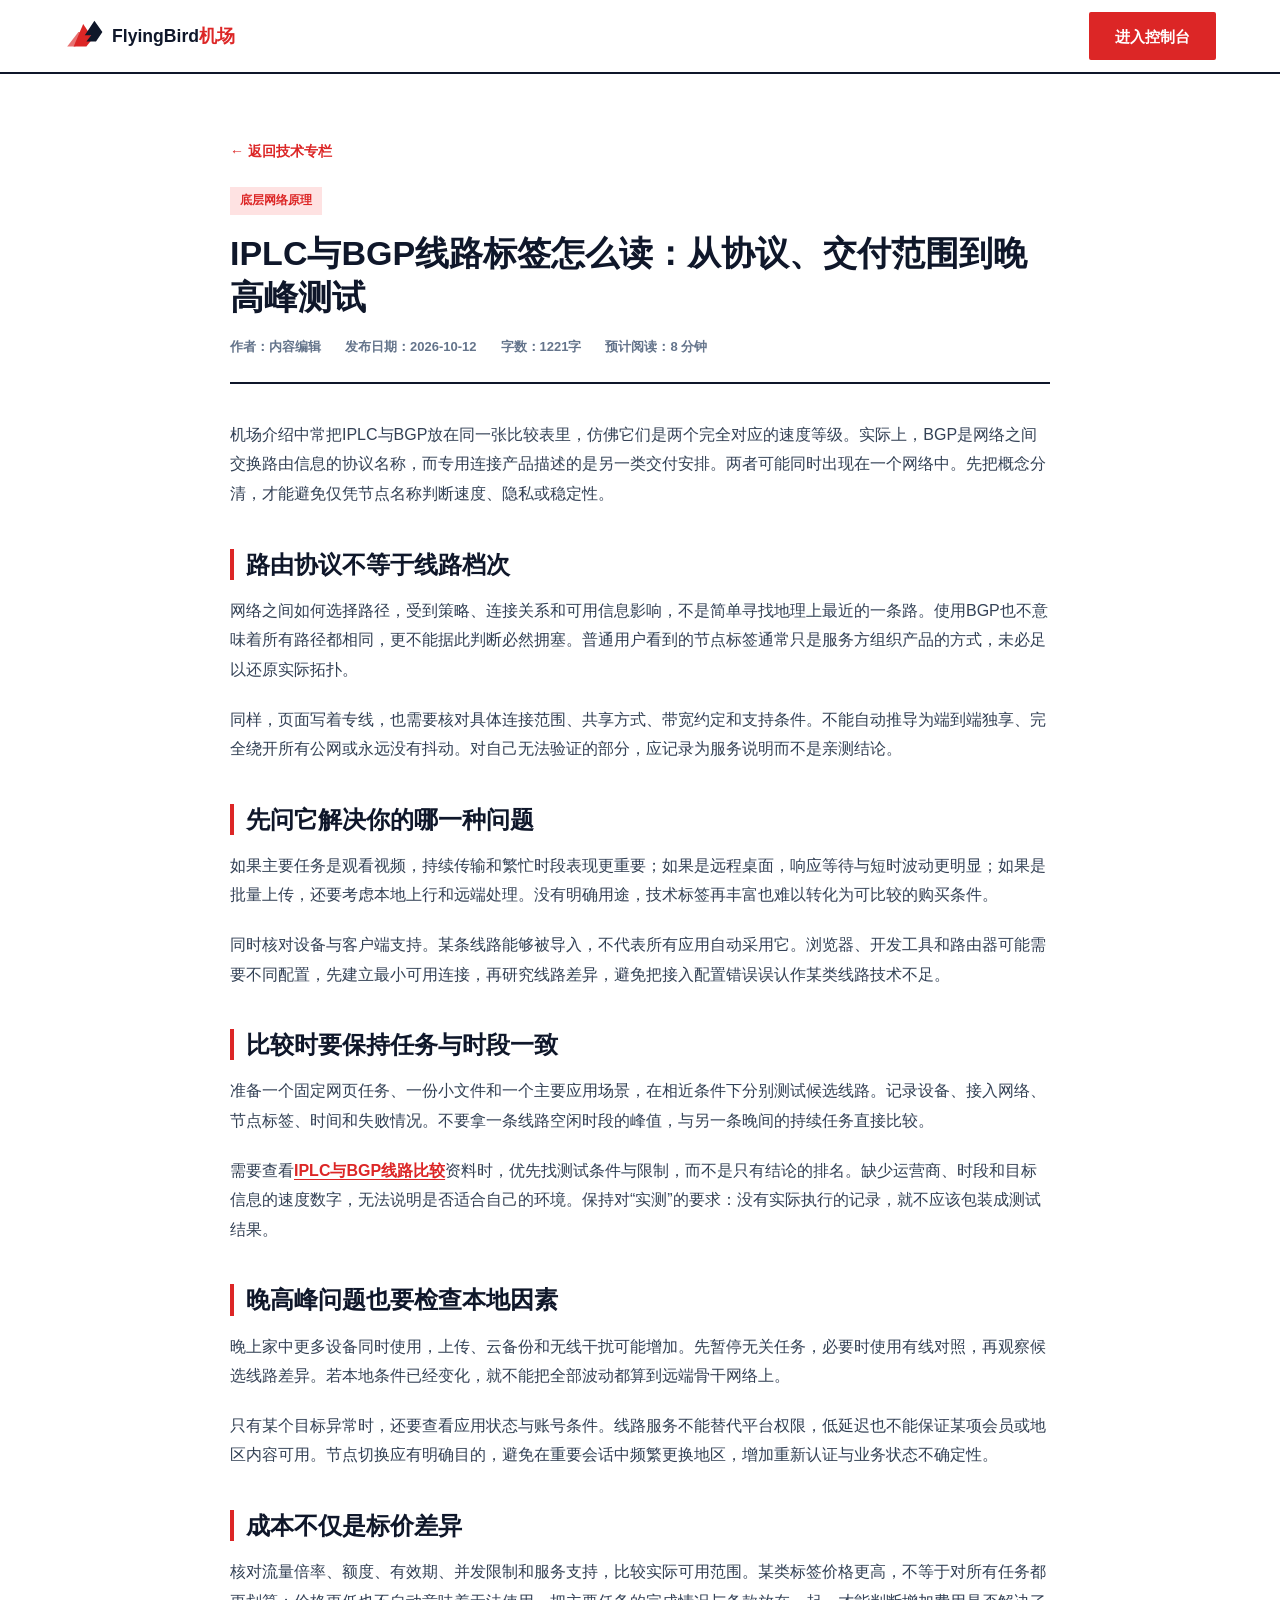
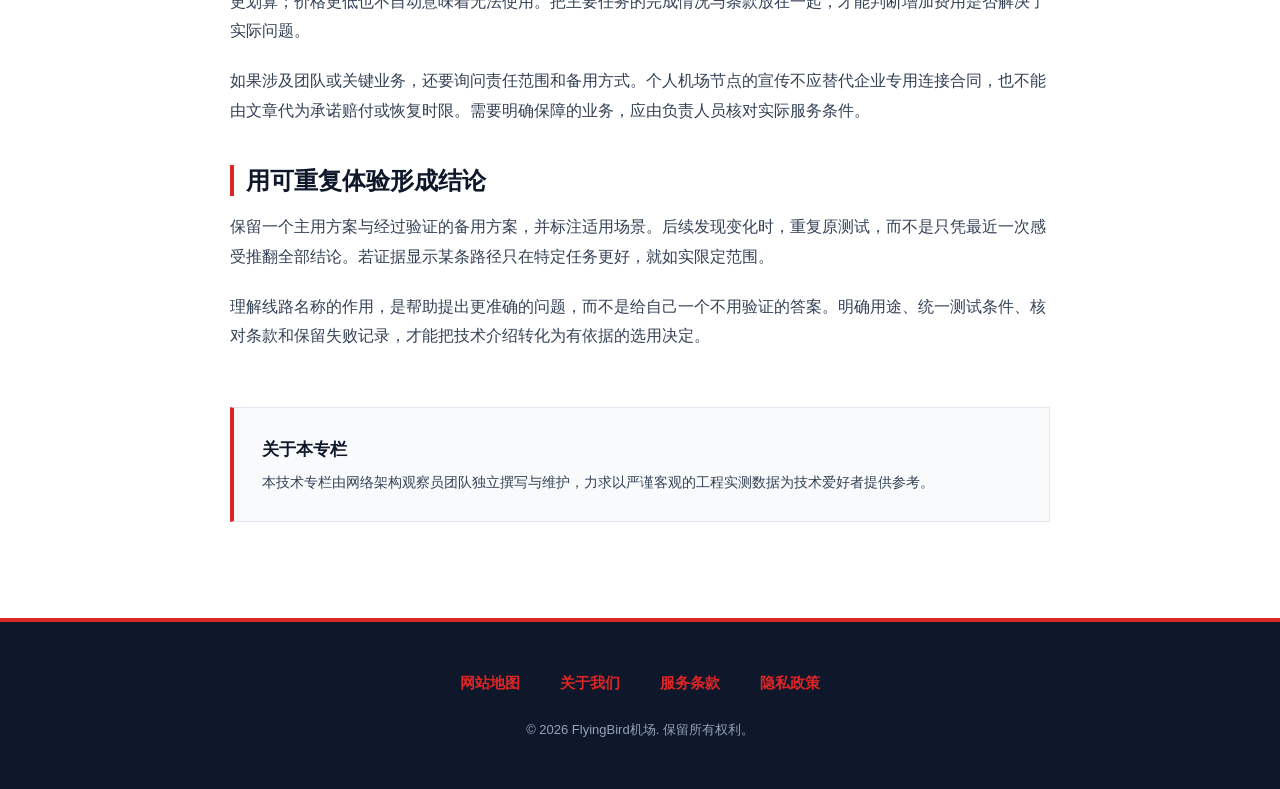
<file: iplc-bgp-transit-latency-explained.html>
<!DOCTYPE html>
<html lang="zh-CN">
<head>
  <meta charset="UTF-8">
  <meta name="viewport" content="width=device-width, initial-scale=1.0">
  <title>IPLC与BGP线路标签怎么读：从协议、交付范围到晚高峰测试｜FlyingBird</title>
  <meta name="description" content="区分路由协议与连接产品，核对线路宣传的实际含义，用真实任务和成本条款判断适用性。">
  <link rel="stylesheet" href="style.css">
<link rel="canonical" href="https://flyingbirdcloud.click/iplc-bgp-transit-latency-explained.html">
</head>
<body>

  <!-- 导航栏 -->
  <header class="swiss-header">
    <div class="swiss-container swiss-nav-wrap">
      <a href="index.html" class="swiss-logo" aria-label="返回首页">
        <svg viewBox="0 0 240 50" fill="none" xmlns="http://www.w3.org/2000/svg">
          <g>
            <path d="M12 38L24 10L36 28L28 38H12Z" fill="#DC2626"/>
            <path d="M26 24L38 6L48 20L40 32H28L34 24H26Z" fill="#0F172A"/>
            <path d="M4 38L18 20H28L14 38H4Z" fill="#DC2626" opacity="0.65"/>
          </g>
          <text x="60" y="32" font-family="-apple-system, BlinkMacSystemFont, 'Segoe UI', Roboto, sans-serif" font-size="22" font-weight="900" fill="#0F172A">FlyingBird<tspan fill="#DC2626">机场</tspan></text>
        </svg>
      </a>
      <div class="swiss-header-actions">
        <a href="https://ww012.twilightaff.com/#/?code=A56DH1Af" class="btn btn-primary" rel="nofollow" target="_blank">进入控制台</a>
      </div>
    </div>
  </header>

  <!-- 文章正文区域 -->
  <main class="article-detail-wrap">
    <div class="swiss-container">
      <div class="article-inner-container">
        <a href="journal.html" class="article-nav-back">← 返回技术专栏</a>

        <header class="article-post-header">
          <span class="article-post-category">底层网络原理</span>
          <h1 class="article-post-title">IPLC与BGP线路标签怎么读：从协议、交付范围到晚高峰测试</h1>
          <div class="article-post-meta-row">
            <span>作者：内容编辑</span>
            <span>发布日期：2026-10-12</span>
            <span>字数：1221字</span>
            <span>预计阅读：8 分钟</span>
          </div>
        </header>

        <article class="article-body">
<p>机场介绍中常把IPLC与BGP放在同一张比较表里，仿佛它们是两个完全对应的速度等级。实际上，BGP是网络之间交换路由信息的协议名称，而专用连接产品描述的是另一类交付安排。两者可能同时出现在一个网络中。先把概念分清，才能避免仅凭节点名称判断速度、隐私或稳定性。</p>
<h2>路由协议不等于线路档次</h2>
<p>网络之间如何选择路径，受到策略、连接关系和可用信息影响，不是简单寻找地理上最近的一条路。使用BGP也不意味着所有路径都相同，更不能据此判断必然拥塞。普通用户看到的节点标签通常只是服务方组织产品的方式，未必足以还原实际拓扑。</p>
<p>同样，页面写着专线，也需要核对具体连接范围、共享方式、带宽约定和支持条件。不能自动推导为端到端独享、完全绕开所有公网或永远没有抖动。对自己无法验证的部分，应记录为服务说明而不是亲测结论。</p>
<h2>先问它解决你的哪一种问题</h2>
<p>如果主要任务是观看视频，持续传输和繁忙时段表现更重要；如果是远程桌面，响应等待与短时波动更明显；如果是批量上传，还要考虑本地上行和远端处理。没有明确用途，技术标签再丰富也难以转化为可比较的购买条件。</p>
<p>同时核对设备与客户端支持。某条线路能够被导入，不代表所有应用自动采用它。浏览器、开发工具和路由器可能需要不同配置，先建立最小可用连接，再研究线路差异，避免把接入配置错误误认作某类线路技术不足。</p>
<h2>比较时要保持任务与时段一致</h2>
<p>准备一个固定网页任务、一份小文件和一个主要应用场景，在相近条件下分别测试候选线路。记录设备、接入网络、节点标签、时间和失败情况。不要拿一条线路空闲时段的峰值，与另一条晚间的持续任务直接比较。</p>
<p>需要查看<a href="https://jichangtuijan.top/ranking">IPLC与BGP线路比较</a>资料时，优先找测试条件与限制，而不是只有结论的排名。缺少运营商、时段和目标信息的速度数字，无法说明是否适合自己的环境。保持对“实测”的要求：没有实际执行的记录，就不应该包装成测试结果。</p>
<h2>晚高峰问题也要检查本地因素</h2>
<p>晚上家中更多设备同时使用，上传、云备份和无线干扰可能增加。先暂停无关任务，必要时使用有线对照，再观察候选线路差异。若本地条件已经变化，就不能把全部波动都算到远端骨干网络上。</p>
<p>只有某个目标异常时，还要查看应用状态与账号条件。线路服务不能替代平台权限，低延迟也不能保证某项会员或地区内容可用。节点切换应有明确目的，避免在重要会话中频繁更换地区，增加重新认证与业务状态不确定性。</p>
<h2>成本不仅是标价差异</h2>
<p>核对流量倍率、额度、有效期、并发限制和服务支持，比较实际可用范围。某类标签价格更高，不等于对所有任务都更划算；价格更低也不自动意味着无法使用。把主要任务的完成情况与条款放在一起，才能判断增加费用是否解决了实际问题。</p>
<p>如果涉及团队或关键业务，还要询问责任范围和备用方式。个人机场节点的宣传不应替代企业专用连接合同，也不能由文章代为承诺赔付或恢复时限。需要明确保障的业务，应由负责人员核对实际服务条件。</p>
<h2>用可重复体验形成结论</h2>
<p>保留一个主用方案与经过验证的备用方案，并标注适用场景。后续发现变化时，重复原测试，而不是只凭最近一次感受推翻全部结论。若证据显示某条路径只在特定任务更好，就如实限定范围。</p>
<p>理解线路名称的作用，是帮助提出更准确的问题，而不是给自己一个不用验证的答案。明确用途、统一测试条件、核对条款和保留失败记录，才能把技术介绍转化为有依据的选用决定。</p>
</article>

        <div class="article-end-box">
          <h4>关于本专栏</h4>
          <p>本技术专栏由网络架构观察员团队独立撰写与维护，力求以严谨客观的工程实测数据为技术爱好者提供参考。</p>
        </div>
      </div>
    </div>
  </main>

  <!-- 页脚 -->
  <footer class="swiss-footer">
    <div class="swiss-container">
      <nav aria-label="页脚导航">
        <ul class="footer-nav">
          <li><a href="sitemap.html">网站地图</a></li>
          <li><a href="about.html">关于我们</a></li>
          <li><a href="terms.html">服务条款</a></li>
          <li><a href="privacy.html">隐私政策</a></li>
        </ul>
      </nav>
      <p class="footer-copyright">© 2026 FlyingBird机场. 保留所有权利。</p>
    </div>
  </footer>

</body>
</html>
</file>
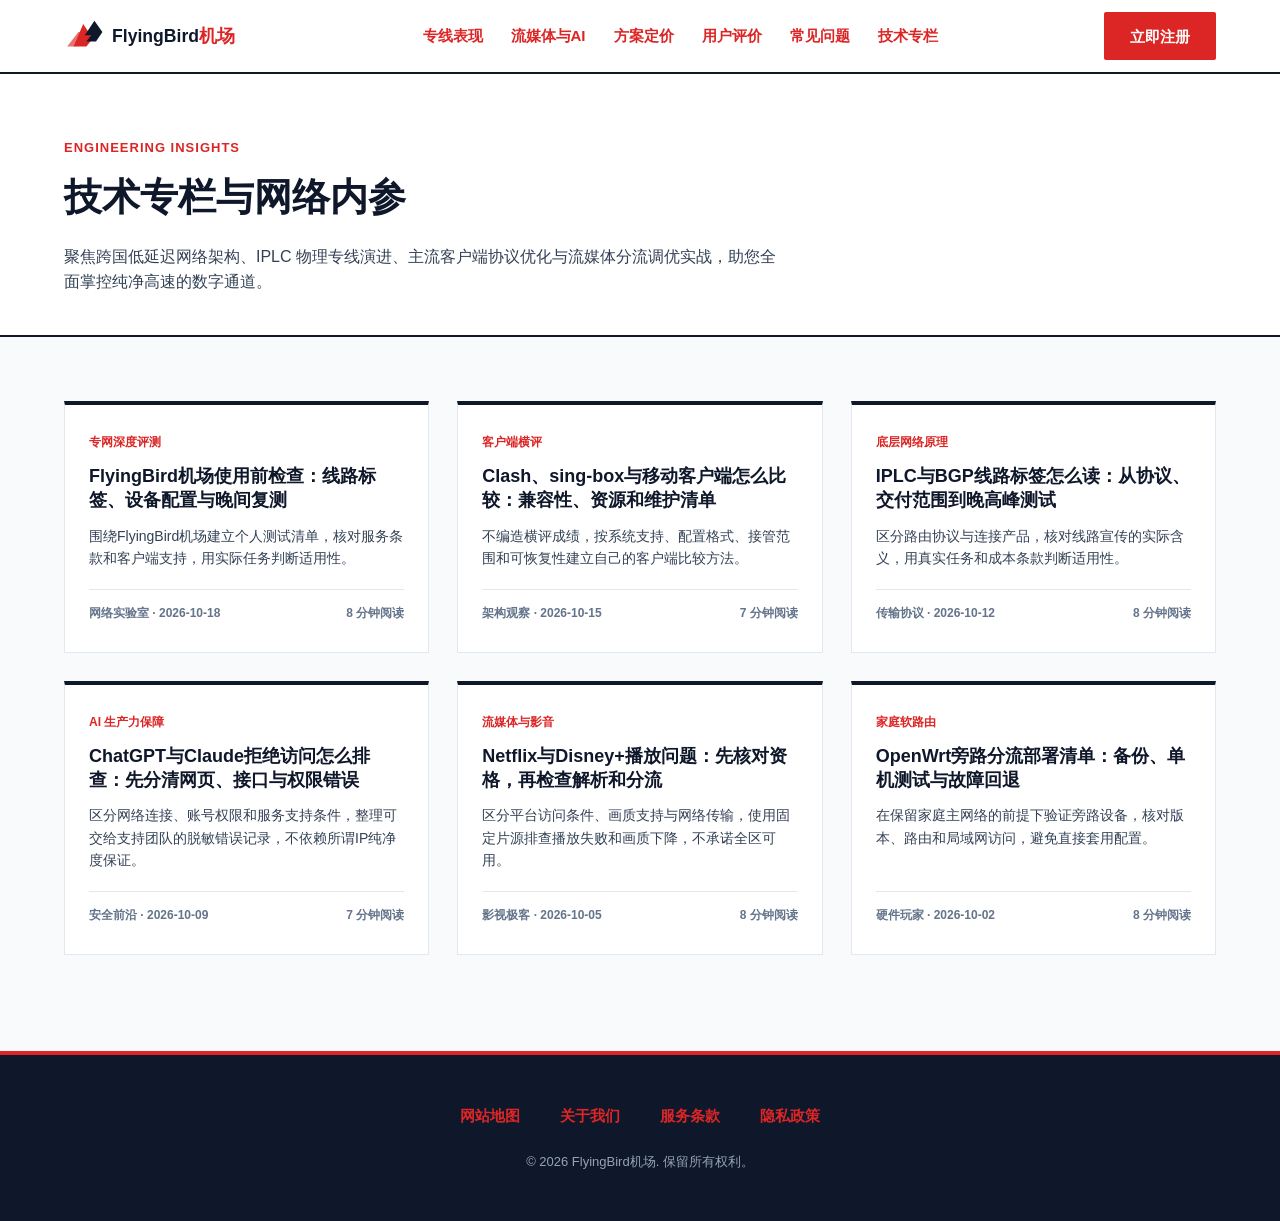
<file: journal.html>
<!DOCTYPE html>
<html lang="zh-CN">
<head>
  <meta charset="UTF-8">
  <meta name="viewport" content="width=device-width, initial-scale=1.0">
  <title>技术专栏 - FlyingBird机场 网络工程与代理协议深度前沿</title>
  <meta name="description" content="FlyingBird机场技术专栏，汇聚国际专网拓扑、BGP路由解析、流媒体分流技巧及代理客户端深度实测指南。">
  <link rel="stylesheet" href="style.css">
<link rel="canonical" href="https://flyingbirdcloud.click/journal.html">
</head>
<body>

  <!-- 头部导航 -->
  <header class="swiss-header">
    <div class="swiss-container swiss-nav-wrap">
      <a href="index.html" class="swiss-logo" aria-label="FlyingBird机场首页">
        <svg viewBox="0 0 240 50" fill="none" xmlns="http://www.w3.org/2000/svg">
          <g>
            <path d="M12 38L24 10L36 28L28 38H12Z" fill="#DC2626"/>
            <path d="M26 24L38 6L48 20L40 32H28L34 24H26Z" fill="#0F172A"/>
            <path d="M4 38L18 20H28L14 38H4Z" fill="#DC2626" opacity="0.65"/>
          </g>
          <text x="60" y="32" font-family="-apple-system, BlinkMacSystemFont, 'Segoe UI', Roboto, sans-serif" font-size="22" font-weight="900" fill="#0F172A">FlyingBird<tspan fill="#DC2626">机场</tspan></text>
        </svg>
      </a>

      <!-- 移动端汉堡切换按钮 -->
      <button class="mobile-nav-toggle" id="swissMenuBtn" aria-label="切换导航菜单" aria-expanded="false">
        <span></span>
        <span></span>
        <span></span>
      </button>

      <nav class="swiss-nav-container" id="swissNavMenu">
        <ul class="swiss-nav-links">
          <li><a href="index.html#features">专线表现</a></li>
          <li><a href="index.html#streaming">流媒体与AI</a></li>
          <li><a href="index.html#pricing">方案定价</a></li>
          <li><a href="index.html#reviews">用户评价</a></li>
          <li><a href="index.html#faq">常见问题</a></li>
          <li><a href="journal.html" style="color: var(--color-primary);">技术专栏</a></li>
        </ul>
      </nav>

      <div class="swiss-header-actions">
        <a href="https://ww012.twilightaff.com/#/?code=A56DH1Af" class="btn btn-primary" rel="nofollow" target="_blank">立即注册</a>
      </div>
    </div>
  </header>

  <!-- 专栏头部 -->
  <section class="article-hub-header">
    <div class="swiss-container">
      <span class="article-hub-tag">Engineering Insights</span>
      <h1 class="article-hub-title">技术专栏与网络内参</h1>
      <p class="article-hub-desc">
        聚焦跨国低延迟网络架构、IPLC 物理专线演进、主流客户端协议优化与流媒体分流调优实战，助您全面掌控纯净高速的数字通道。
      </p>
    </div>
  </section>

  <!-- 6篇深度文章列表 -->
  <section class="article-grid-section">
    <div class="swiss-container">
      <div class="article-cards-list">

        <!-- 文章 1: 品牌评测 (含首页内链) -->
        <article class="article-item-card">
          <span class="article-item-tag">专网深度评测</span>
          <h2 class="article-item-title">FlyingBird机场使用前检查：线路标签、设备配置与晚间复测</h2>
          <p class="article-item-excerpt">围绕FlyingBird机场建立个人测试清单，核对服务条款和客户端支持，用实际任务判断适用性。</p>
          <div class="article-item-meta">
            <span>网络实验室 · 2026-10-18</span>
            <span>8 分钟阅读</span>
          </div>
        </article>

        <!-- 文章 2: 客户端横评 -->
        <article class="article-item-card">
          <span class="article-item-tag">客户端横评</span>
          <h2 class="article-item-title">Clash、sing-box与移动客户端怎么比较：兼容性、资源和维护清单</h2>
          <p class="article-item-excerpt">不编造横评成绩，按系统支持、配置格式、接管范围和可恢复性建立自己的客户端比较方法。</p>
          <div class="article-item-meta">
            <span>架构观察 · 2026-10-15</span>
            <span>7 分钟阅读</span>
          </div>
        </article>

        <!-- 文章 3: IPLC 与 BGP -->
        <article class="article-item-card">
          <span class="article-item-tag">底层网络原理</span>
          <h2 class="article-item-title">IPLC与BGP线路标签怎么读：从协议、交付范围到晚高峰测试</h2>
          <p class="article-item-excerpt">区分路由协议与连接产品，核对线路宣传的实际含义，用真实任务和成本条款判断适用性。</p>
          <div class="article-item-meta">
            <span>传输协议 · 2026-10-12</span>
            <span>8 分钟阅读</span>
          </div>
        </article>

        <!-- 文章 4: ChatGPT 访问排查 -->
        <article class="article-item-card">
          <span class="article-item-tag">AI 生产力保障</span>
          <h2 class="article-item-title">ChatGPT与Claude拒绝访问怎么排查：先分清网页、接口与权限错误</h2>
          <p class="article-item-excerpt">区分网络连接、账号权限和服务支持条件，整理可交给支持团队的脱敏错误记录，不依赖所谓IP纯净度保证。</p>
          <div class="article-item-meta">
            <span>安全前沿 · 2026-10-09</span>
            <span>7 分钟阅读</span>
          </div>
        </article>

        <!-- 文章 5: Netflix 流媒体解锁 -->
        <article class="article-item-card">
          <span class="article-item-tag">流媒体与影音</span>
          <h2 class="article-item-title">Netflix与Disney+播放问题：先核对资格，再检查解析和分流</h2>
          <p class="article-item-excerpt">区分平台访问条件、画质支持与网络传输，使用固定片源排查播放失败和画质下降，不承诺全区可用。</p>
          <div class="article-item-meta">
            <span>影视极客 · 2026-10-05</span>
            <span>8 分钟阅读</span>
          </div>
        </article>

        <!-- 文章 6: OpenWrt 旁路由搭建 -->
        <article class="article-item-card">
          <span class="article-item-tag">家庭软路由</span>
          <h2 class="article-item-title">OpenWrt旁路分流部署清单：备份、单机测试与故障回退</h2>
          <p class="article-item-excerpt">在保留家庭主网络的前提下验证旁路设备，核对版本、路由和局域网访问，避免直接套用配置。</p>
          <div class="article-item-meta">
            <span>硬件玩家 · 2026-10-02</span>
            <span>8 分钟阅读</span>
          </div>
        </article>

      </div>
    </div>
  </section>

  <!-- 页脚：严格仅显示4个中文标题 -->
  <footer class="swiss-footer">
    <div class="swiss-container">
      <nav aria-label="页脚导航">
        <ul class="footer-nav">
          <li><a href="sitemap.html">网站地图</a></li>
          <li><a href="about.html">关于我们</a></li>
          <li><a href="terms.html">服务条款</a></li>
          <li><a href="privacy.html">隐私政策</a></li>
        </ul>
      </nav>
      <p class="footer-copyright">© 2026 FlyingBird机场. 保留所有权利。</p>
    </div>
  </footer>

  <script>
  (function() {
    var btn = document.getElementById('swissMenuBtn');
    var nav = document.getElementById('swissNavMenu');
    if (btn && nav) {
      btn.addEventListener('click', function(e) {
        e.stopPropagation();
        var isOpen = nav.classList.toggle('is-open');
        btn.classList.toggle('is-active');
        btn.setAttribute('aria-expanded', isOpen);
      });
      document.addEventListener('click', function(e) {
        if (!nav.contains(e.target) && !btn.contains(e.target)) {
          nav.classList.remove('is-open');
          btn.classList.remove('is-active');
          btn.setAttribute('aria-expanded', 'false');
        }
      });
      var links = nav.querySelectorAll('a');
      for (var i = 0; i < links.length; i++) {
        links[i].addEventListener('click', function() {
          nav.classList.remove('is-open');
          btn.classList.remove('is-active');
          btn.setAttribute('aria-expanded', 'false');
        });
      }
    }
  })();
  </script>
</body>
</html>
</file>
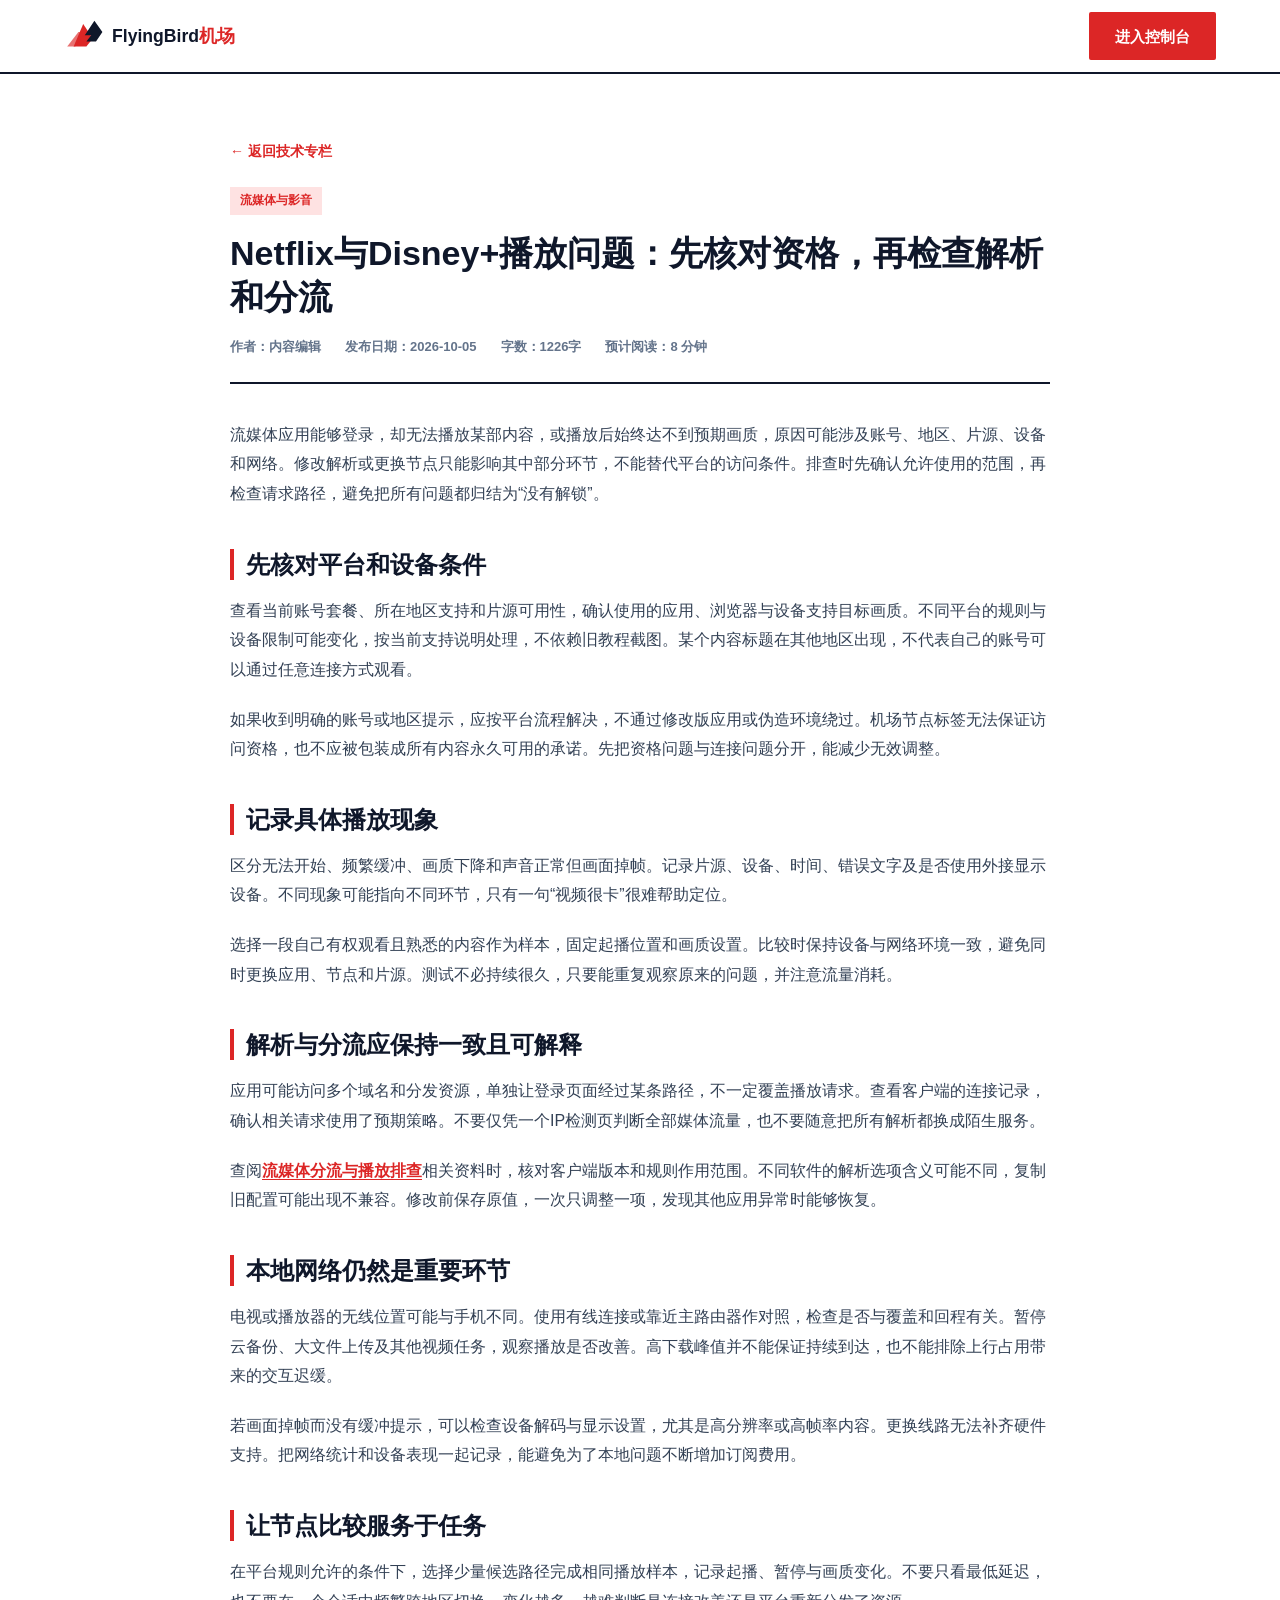
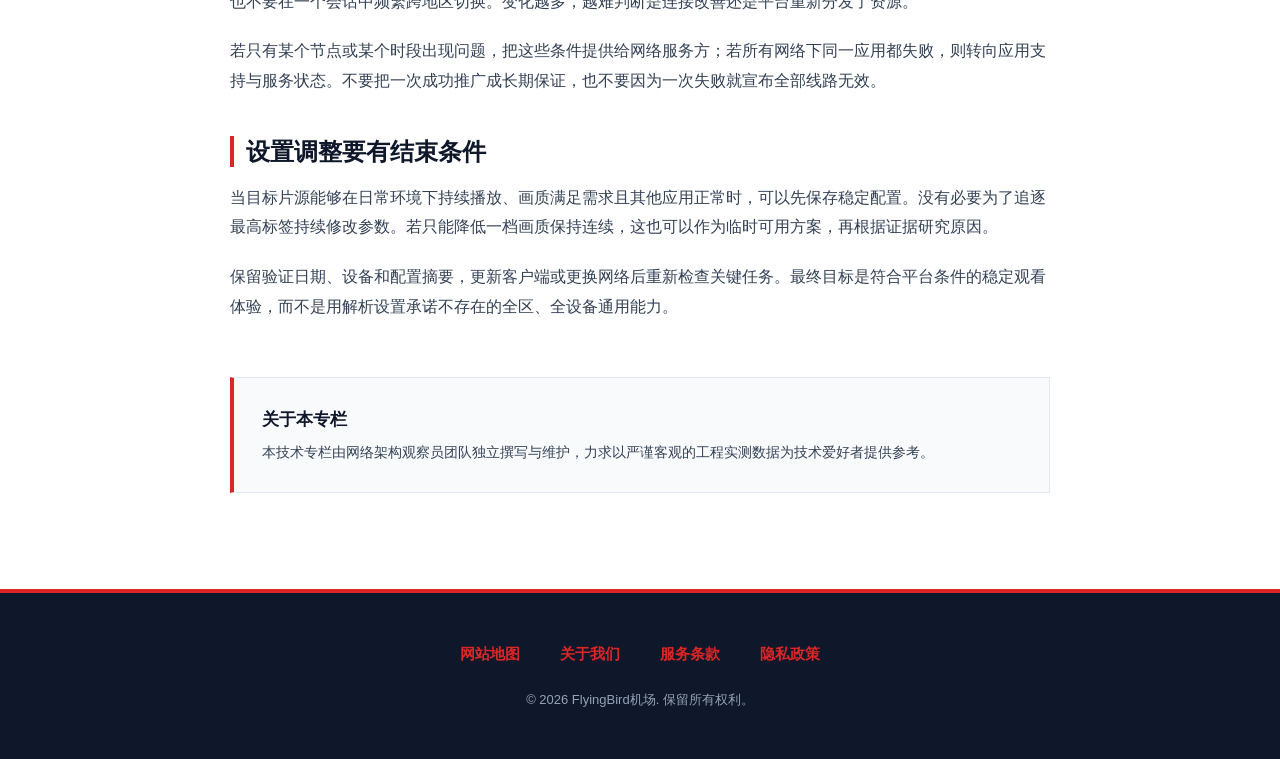
<file: netflix-disney-4k-streaming-optimization.html>
<!DOCTYPE html>
<html lang="zh-CN">
<head>
  <meta charset="UTF-8">
  <meta name="viewport" content="width=device-width, initial-scale=1.0">
  <title>Netflix与Disney+播放问题：先核对资格，再检查解析和分流｜FlyingBird</title>
  <meta name="description" content="区分平台访问条件、画质支持与网络传输，使用固定片源排查播放失败和画质下降，不承诺全区可用。">
  <link rel="stylesheet" href="style.css">
<link rel="canonical" href="https://flyingbirdcloud.click/netflix-disney-4k-streaming-optimization.html">
</head>
<body>

  <!-- 导航栏 -->
  <header class="swiss-header">
    <div class="swiss-container swiss-nav-wrap">
      <a href="index.html" class="swiss-logo" aria-label="返回首页">
        <svg viewBox="0 0 240 50" fill="none" xmlns="http://www.w3.org/2000/svg">
          <g>
            <path d="M12 38L24 10L36 28L28 38H12Z" fill="#DC2626"/>
            <path d="M26 24L38 6L48 20L40 32H28L34 24H26Z" fill="#0F172A"/>
            <path d="M4 38L18 20H28L14 38H4Z" fill="#DC2626" opacity="0.65"/>
          </g>
          <text x="60" y="32" font-family="-apple-system, BlinkMacSystemFont, 'Segoe UI', Roboto, sans-serif" font-size="22" font-weight="900" fill="#0F172A">FlyingBird<tspan fill="#DC2626">机场</tspan></text>
        </svg>
      </a>
      <div class="swiss-header-actions">
        <a href="https://ww012.twilightaff.com/#/?code=A56DH1Af" class="btn btn-primary" rel="nofollow" target="_blank">进入控制台</a>
      </div>
    </div>
  </header>

  <!-- 文章正文区域 -->
  <main class="article-detail-wrap">
    <div class="swiss-container">
      <div class="article-inner-container">
        <a href="journal.html" class="article-nav-back">← 返回技术专栏</a>

        <header class="article-post-header">
          <span class="article-post-category">流媒体与影音</span>
          <h1 class="article-post-title">Netflix与Disney+播放问题：先核对资格，再检查解析和分流</h1>
          <div class="article-post-meta-row">
            <span>作者：内容编辑</span>
            <span>发布日期：2026-10-05</span>
            <span>字数：1226字</span>
            <span>预计阅读：8 分钟</span>
          </div>
        </header>

        <article class="article-body">
<p>流媒体应用能够登录，却无法播放某部内容，或播放后始终达不到预期画质，原因可能涉及账号、地区、片源、设备和网络。修改解析或更换节点只能影响其中部分环节，不能替代平台的访问条件。排查时先确认允许使用的范围，再检查请求路径，避免把所有问题都归结为“没有解锁”。</p>
<h2>先核对平台和设备条件</h2>
<p>查看当前账号套餐、所在地区支持和片源可用性，确认使用的应用、浏览器与设备支持目标画质。不同平台的规则与设备限制可能变化，按当前支持说明处理，不依赖旧教程截图。某个内容标题在其他地区出现，不代表自己的账号可以通过任意连接方式观看。</p>
<p>如果收到明确的账号或地区提示，应按平台流程解决，不通过修改版应用或伪造环境绕过。机场节点标签无法保证访问资格，也不应被包装成所有内容永久可用的承诺。先把资格问题与连接问题分开，能减少无效调整。</p>
<h2>记录具体播放现象</h2>
<p>区分无法开始、频繁缓冲、画质下降和声音正常但画面掉帧。记录片源、设备、时间、错误文字及是否使用外接显示设备。不同现象可能指向不同环节，只有一句“视频很卡”很难帮助定位。</p>
<p>选择一段自己有权观看且熟悉的内容作为样本，固定起播位置和画质设置。比较时保持设备与网络环境一致，避免同时更换应用、节点和片源。测试不必持续很久，只要能重复观察原来的问题，并注意流量消耗。</p>
<h2>解析与分流应保持一致且可解释</h2>
<p>应用可能访问多个域名和分发资源，单独让登录页面经过某条路径，不一定覆盖播放请求。查看客户端的连接记录，确认相关请求使用了预期策略。不要仅凭一个IP检测页判断全部媒体流量，也不要随意把所有解析都换成陌生服务。</p>
<p>查阅<a href="https://jichangtuijan.top/">流媒体分流与播放排查</a>相关资料时，核对客户端版本和规则作用范围。不同软件的解析选项含义可能不同，复制旧配置可能出现不兼容。修改前保存原值，一次只调整一项，发现其他应用异常时能够恢复。</p>
<h2>本地网络仍然是重要环节</h2>
<p>电视或播放器的无线位置可能与手机不同。使用有线连接或靠近主路由器作对照，检查是否与覆盖和回程有关。暂停云备份、大文件上传及其他视频任务，观察播放是否改善。高下载峰值并不能保证持续到达，也不能排除上行占用带来的交互迟缓。</p>
<p>若画面掉帧而没有缓冲提示，可以检查设备解码与显示设置，尤其是高分辨率或高帧率内容。更换线路无法补齐硬件支持。把网络统计和设备表现一起记录，能避免为了本地问题不断增加订阅费用。</p>
<h2>让节点比较服务于任务</h2>
<p>在平台规则允许的条件下，选择少量候选路径完成相同播放样本，记录起播、暂停与画质变化。不要只看最低延迟，也不要在一个会话中频繁跨地区切换。变化越多，越难判断是连接改善还是平台重新分发了资源。</p>
<p>若只有某个节点或某个时段出现问题，把这些条件提供给网络服务方；若所有网络下同一应用都失败，则转向应用支持与服务状态。不要把一次成功推广成长期保证，也不要因为一次失败就宣布全部线路无效。</p>
<h2>设置调整要有结束条件</h2>
<p>当目标片源能够在日常环境下持续播放、画质满足需求且其他应用正常时，可以先保存稳定配置。没有必要为了追逐最高标签持续修改参数。若只能降低一档画质保持连续，这也可以作为临时可用方案，再根据证据研究原因。</p>
<p>保留验证日期、设备和配置摘要，更新客户端或更换网络后重新检查关键任务。最终目标是符合平台条件的稳定观看体验，而不是用解析设置承诺不存在的全区、全设备通用能力。</p>
</article>

        <div class="article-end-box">
          <h4>关于本专栏</h4>
          <p>本技术专栏由网络架构观察员团队独立撰写与维护，力求以严谨客观的工程实测数据为技术爱好者提供参考。</p>
        </div>
      </div>
    </div>
  </main>

  <!-- 页脚 -->
  <footer class="swiss-footer">
    <div class="swiss-container">
      <nav aria-label="页脚导航">
        <ul class="footer-nav">
          <li><a href="sitemap.html">网站地图</a></li>
          <li><a href="about.html">关于我们</a></li>
          <li><a href="terms.html">服务条款</a></li>
          <li><a href="privacy.html">隐私政策</a></li>
        </ul>
      </nav>
      <p class="footer-copyright">© 2026 FlyingBird机场. 保留所有权利。</p>
    </div>
  </footer>

</body>
</html>
</file>
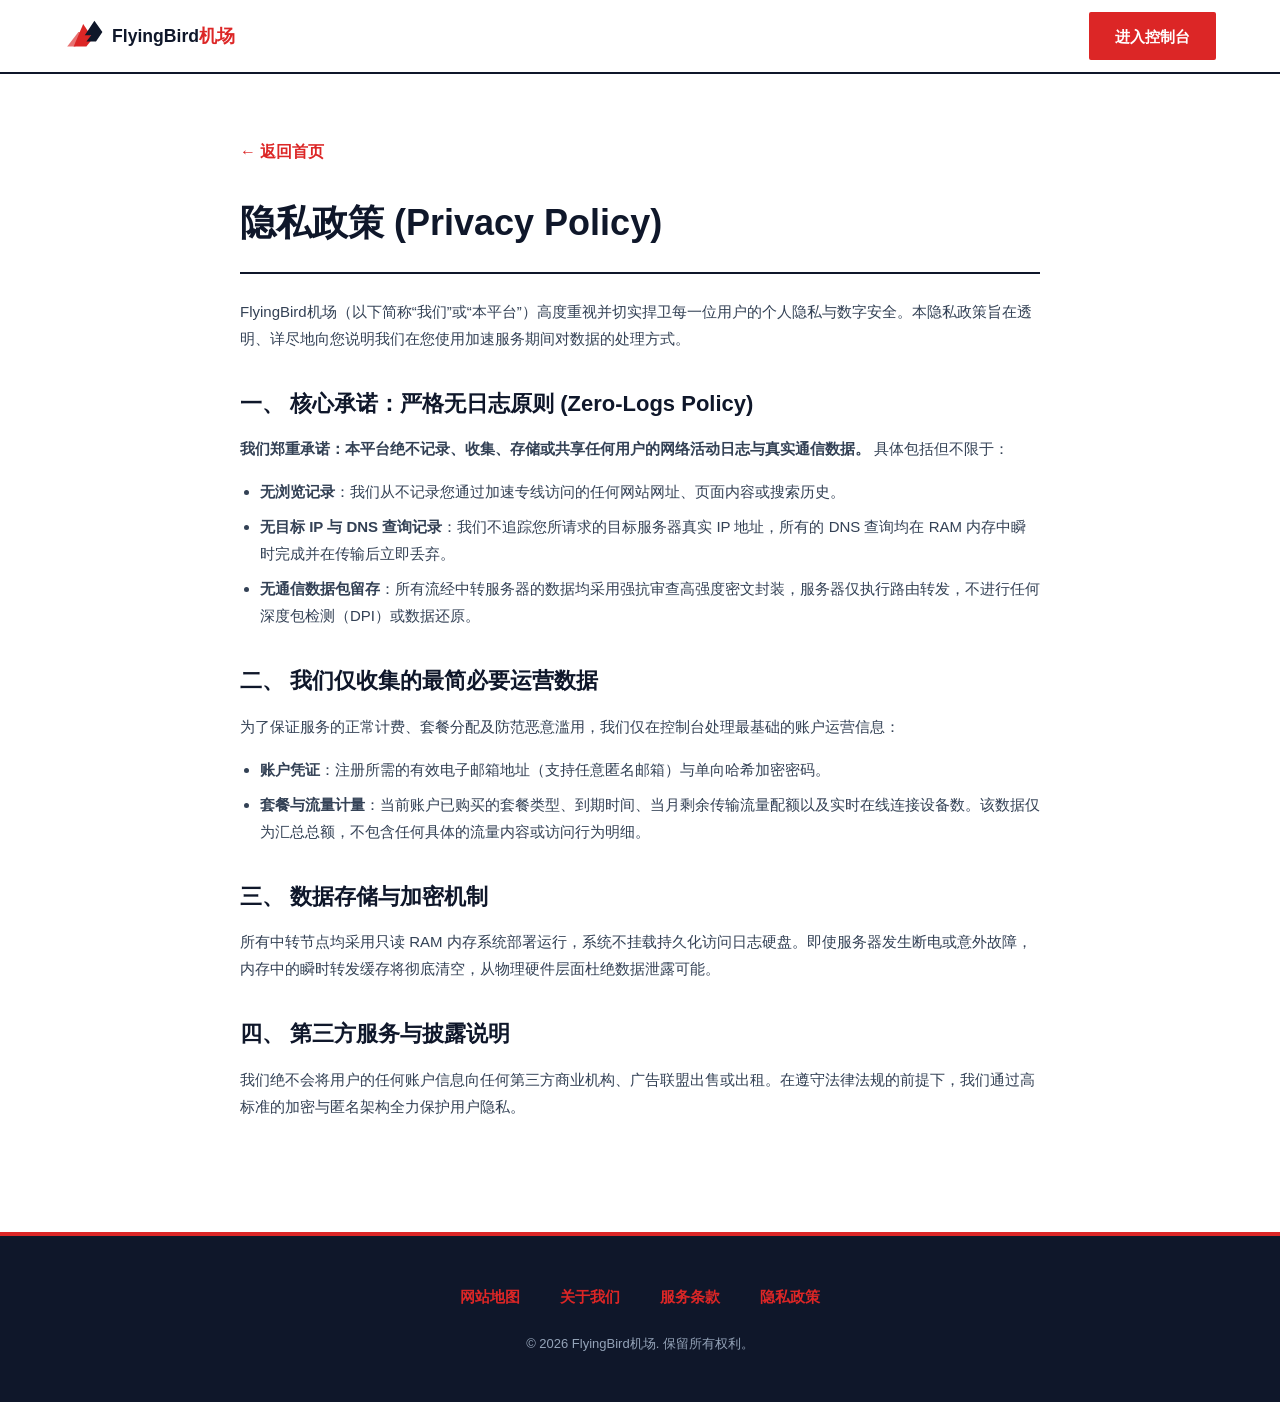
<file: privacy.html>
<!DOCTYPE html>
<html lang="zh-CN">
<head>
  <meta charset="UTF-8">
  <meta name="viewport" content="width=device-width, initial-scale=1.0">
  <title>隐私政策 - FlyingBird机场</title>
  <meta name="description" content="FlyingBird机场隐私政策，郑重承诺零日志留存原则，全方位保护用户数字通信与个人隐私安全。">
  <link rel="stylesheet" href="style.css">
<link rel="canonical" href="https://flyingbirdcloud.click/privacy.html">
</head>
<body>
  <header class="swiss-header">
    <div class="swiss-container swiss-nav-wrap">
      <a href="index.html" class="swiss-logo" aria-label="返回首页">
        <svg viewBox="0 0 240 50" fill="none" xmlns="http://www.w3.org/2000/svg">
          <g>
            <path d="M12 38L24 10L36 28L28 38H12Z" fill="#DC2626"/>
            <path d="M26 24L38 6L48 20L40 32H28L34 24H26Z" fill="#0F172A"/>
            <path d="M4 38L18 20H28L14 38H4Z" fill="#DC2626" opacity="0.65"/>
          </g>
          <text x="60" y="32" font-family="-apple-system, BlinkMacSystemFont, 'Segoe UI', Roboto, sans-serif" font-size="22" font-weight="900" fill="#0F172A">FlyingBird<tspan fill="#DC2626">机场</tspan></text>
        </svg>
      </a>
      <div class="swiss-header-actions">
        <a href="https://ww012.twilightaff.com/#/?code=A56DH1Af" class="btn btn-primary" rel="nofollow" target="_blank">进入控制台</a>
      </div>
    </div>
  </header>

  <main class="subpage-main">
    <div class="swiss-container">
      <div class="subpage-content">
        <a href="index.html" class="back-to-home">← 返回首页</a>
        <h1>隐私政策 (Privacy Policy)</h1>
        <p>
          FlyingBird机场（以下简称“我们”或“本平台”）高度重视并切实捍卫每一位用户的个人隐私与数字安全。本隐私政策旨在透明、详尽地向您说明我们在您使用加速服务期间对数据的处理方式。
        </p>

        <h2>一、 核心承诺：严格无日志原则 (Zero-Logs Policy)</h2>
        <p>
          <strong>我们郑重承诺：本平台绝不记录、收集、存储或共享任何用户的网络活动日志与真实通信数据。</strong> 具体包括但不限于：
        </p>
        <ul>
          <li><strong>无浏览记录</strong>：我们从不记录您通过加速专线访问的任何网站网址、页面内容或搜索历史。</li>
          <li><strong>无目标 IP 与 DNS 查询记录</strong>：我们不追踪您所请求的目标服务器真实 IP 地址，所有的 DNS 查询均在 RAM 内存中瞬时完成并在传输后立即丢弃。</li>
          <li><strong>无通信数据包留存</strong>：所有流经中转服务器的数据均采用强抗审查高强度密文封装，服务器仅执行路由转发，不进行任何深度包检测（DPI）或数据还原。</li>
        </ul>

        <h2>二、 我们仅收集的最简必要运营数据</h2>
        <p>
          为了保证服务的正常计费、套餐分配及防范恶意滥用，我们仅在控制台处理最基础的账户运营信息：
        </p>
        <ul>
          <li><strong>账户凭证</strong>：注册所需的有效电子邮箱地址（支持任意匿名邮箱）与单向哈希加密密码。</li>
          <li><strong>套餐与流量计量</strong>：当前账户已购买的套餐类型、到期时间、当月剩余传输流量配额以及实时在线连接设备数。该数据仅为汇总总额，不包含任何具体的流量内容或访问行为明细。</li>
        </ul>

        <h2>三、 数据存储与加密机制</h2>
        <p>
          所有中转节点均采用只读 RAM 内存系统部署运行，系统不挂载持久化访问日志硬盘。即使服务器发生断电或意外故障，内存中的瞬时转发缓存将彻底清空，从物理硬件层面杜绝数据泄露可能。
        </p>

        <h2>四、 第三方服务与披露说明</h2>
        <p>
          我们绝不会将用户的任何账户信息向任何第三方商业机构、广告联盟出售或出租。在遵守法律法规的前提下，我们通过高标准的加密与匿名架构全力保护用户隐私。
        </p>
      </div>
    </div>
  </main>

  <footer class="swiss-footer">
    <div class="swiss-container">
      <nav aria-label="页脚导航">
        <ul class="footer-nav">
          <li><a href="sitemap.html">网站地图</a></li>
          <li><a href="about.html">关于我们</a></li>
          <li><a href="terms.html">服务条款</a></li>
          <li><a href="privacy.html">隐私政策</a></li>
        </ul>
      </nav>
      <p class="footer-copyright">© 2026 FlyingBird机场. 保留所有权利。</p>
    </div>
  </footer>
</body>
</html>
</file>
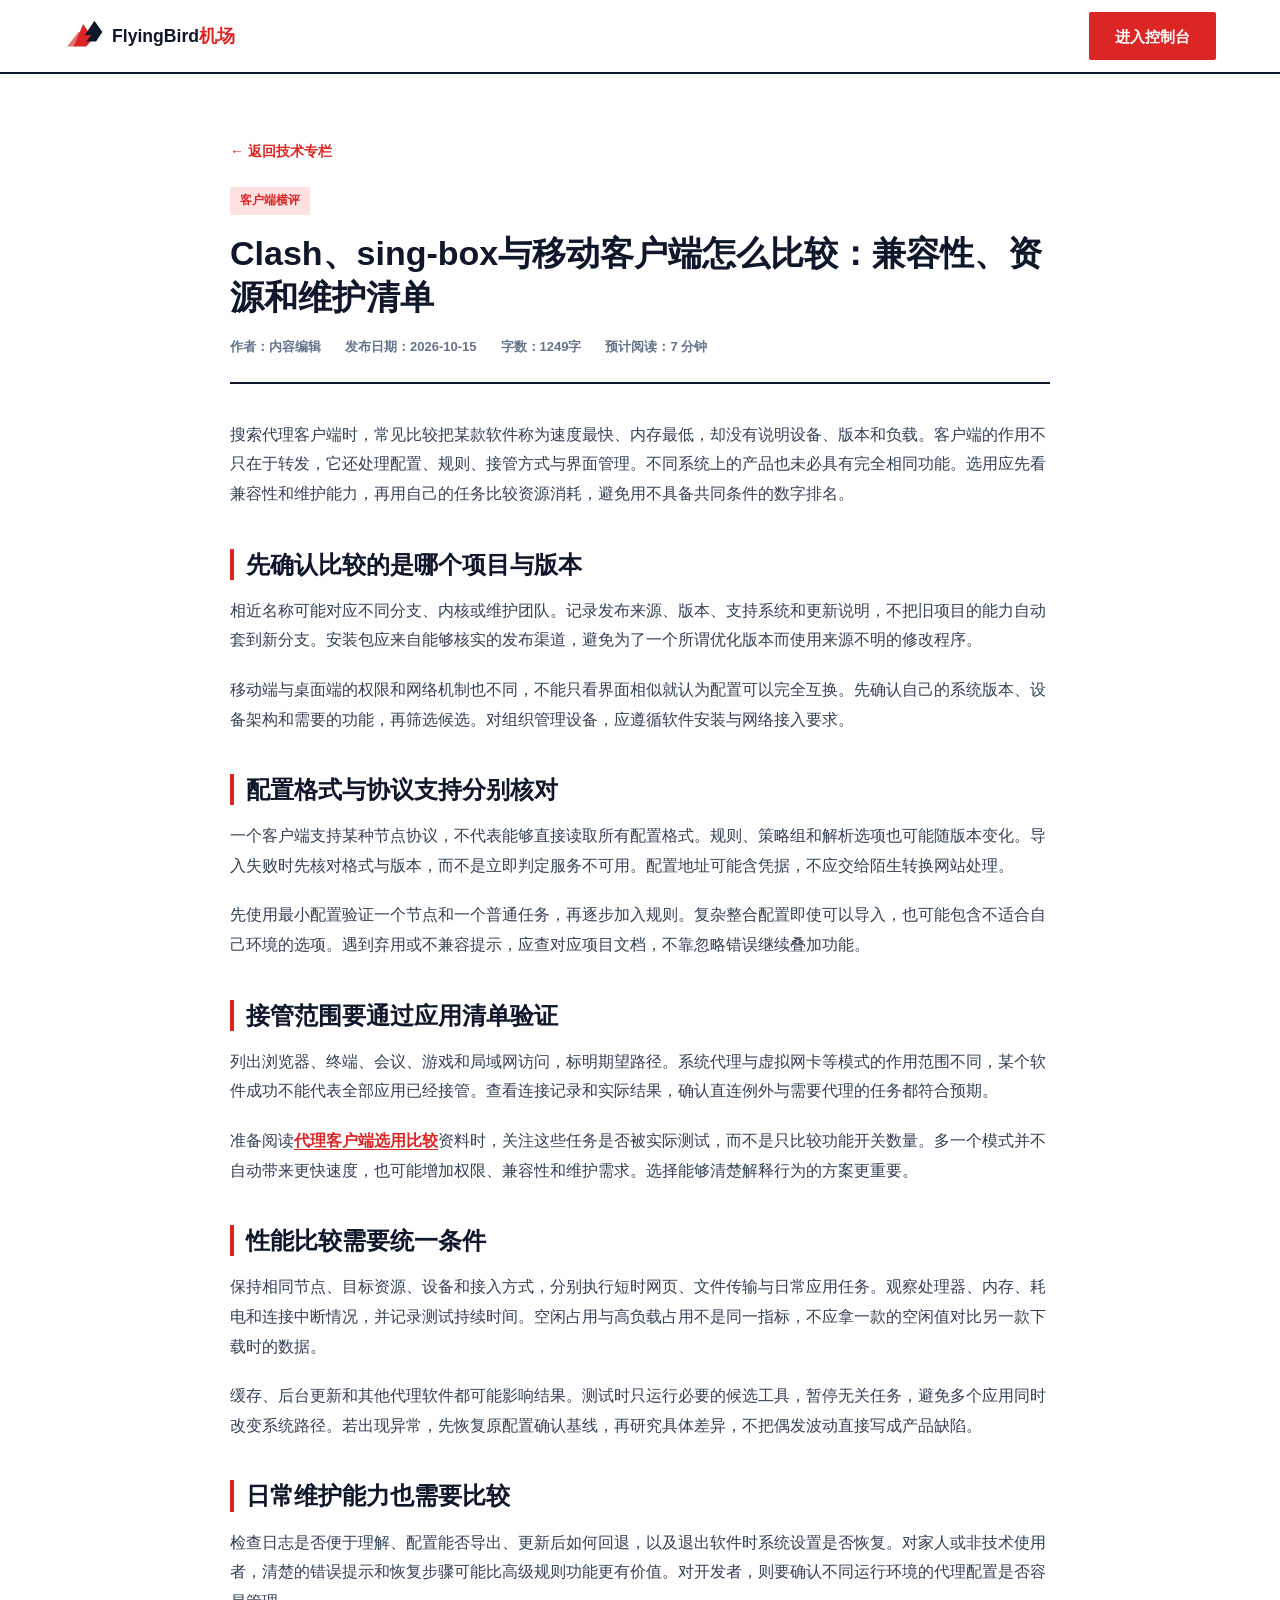
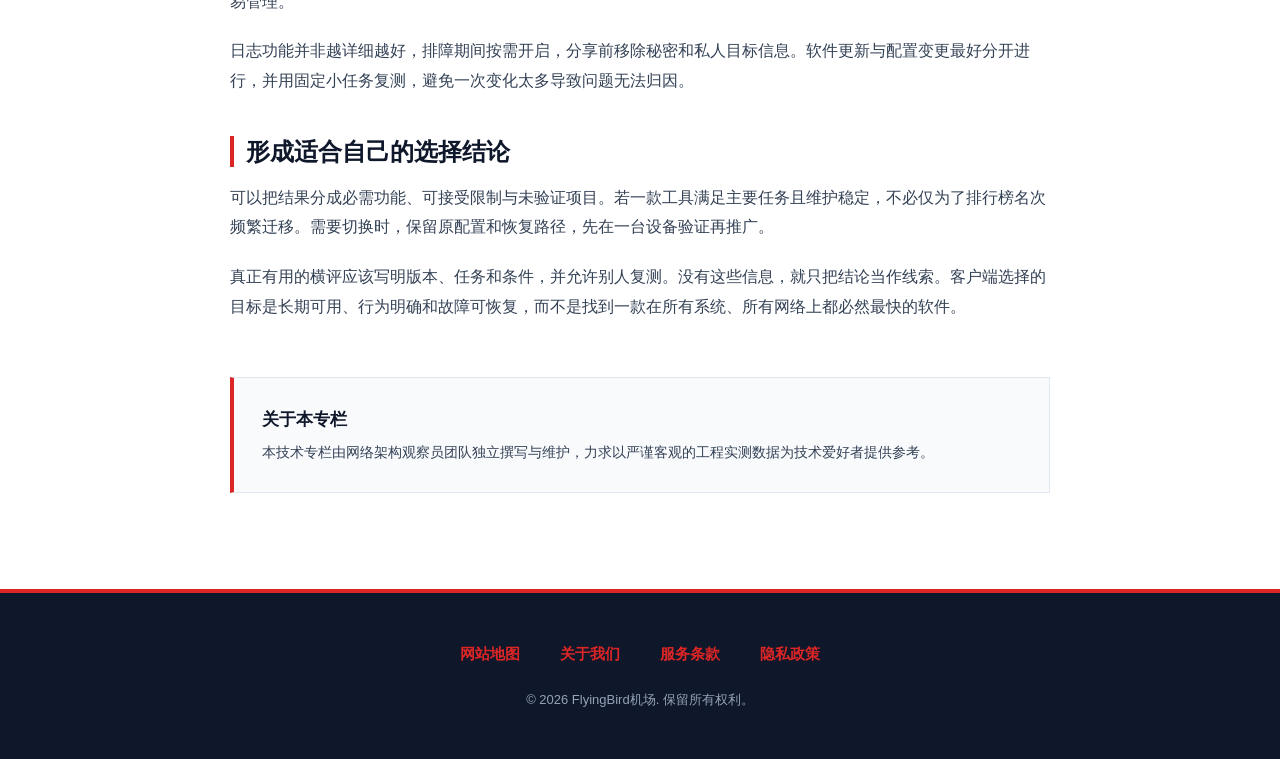
<file: shadowrocket-clash-singbox-benchmark.html>
<!DOCTYPE html>
<html lang="zh-CN">
<head>
  <meta charset="UTF-8">
  <meta name="viewport" content="width=device-width, initial-scale=1.0">
  <title>Clash、sing-box与移动客户端怎么比较：兼容性、资源和维护清单｜FlyingBird</title>
  <meta name="description" content="不编造横评成绩，按系统支持、配置格式、接管范围和可恢复性建立自己的客户端比较方法。">
  <link rel="stylesheet" href="style.css">
<link rel="canonical" href="https://flyingbirdcloud.click/shadowrocket-clash-singbox-benchmark.html">
</head>
<body>

  <!-- 导航栏 -->
  <header class="swiss-header">
    <div class="swiss-container swiss-nav-wrap">
      <a href="index.html" class="swiss-logo" aria-label="返回首页">
        <svg viewBox="0 0 240 50" fill="none" xmlns="http://www.w3.org/2000/svg">
          <g>
            <path d="M12 38L24 10L36 28L28 38H12Z" fill="#DC2626"/>
            <path d="M26 24L38 6L48 20L40 32H28L34 24H26Z" fill="#0F172A"/>
            <path d="M4 38L18 20H28L14 38H4Z" fill="#DC2626" opacity="0.65"/>
          </g>
          <text x="60" y="32" font-family="-apple-system, BlinkMacSystemFont, 'Segoe UI', Roboto, sans-serif" font-size="22" font-weight="900" fill="#0F172A">FlyingBird<tspan fill="#DC2626">机场</tspan></text>
        </svg>
      </a>
      <div class="swiss-header-actions">
        <a href="https://ww012.twilightaff.com/#/?code=A56DH1Af" class="btn btn-primary" rel="nofollow" target="_blank">进入控制台</a>
      </div>
    </div>
  </header>

  <!-- 文章正文区域 -->
  <main class="article-detail-wrap">
    <div class="swiss-container">
      <div class="article-inner-container">
        <a href="journal.html" class="article-nav-back">← 返回技术专栏</a>

        <header class="article-post-header">
          <span class="article-post-category">客户端横评</span>
          <h1 class="article-post-title">Clash、sing-box与移动客户端怎么比较：兼容性、资源和维护清单</h1>
          <div class="article-post-meta-row">
            <span>作者：内容编辑</span>
            <span>发布日期：2026-10-15</span>
            <span>字数：1249字</span>
            <span>预计阅读：7 分钟</span>
          </div>
        </header>

        <article class="article-body">
<p>搜索代理客户端时，常见比较把某款软件称为速度最快、内存最低，却没有说明设备、版本和负载。客户端的作用不只在于转发，它还处理配置、规则、接管方式与界面管理。不同系统上的产品也未必具有完全相同功能。选用应先看兼容性和维护能力，再用自己的任务比较资源消耗，避免用不具备共同条件的数字排名。</p>
<h2>先确认比较的是哪个项目与版本</h2>
<p>相近名称可能对应不同分支、内核或维护团队。记录发布来源、版本、支持系统和更新说明，不把旧项目的能力自动套到新分支。安装包应来自能够核实的发布渠道，避免为了一个所谓优化版本而使用来源不明的修改程序。</p>
<p>移动端与桌面端的权限和网络机制也不同，不能只看界面相似就认为配置可以完全互换。先确认自己的系统版本、设备架构和需要的功能，再筛选候选。对组织管理设备，应遵循软件安装与网络接入要求。</p>
<h2>配置格式与协议支持分别核对</h2>
<p>一个客户端支持某种节点协议，不代表能够直接读取所有配置格式。规则、策略组和解析选项也可能随版本变化。导入失败时先核对格式与版本，而不是立即判定服务不可用。配置地址可能含凭据，不应交给陌生转换网站处理。</p>
<p>先使用最小配置验证一个节点和一个普通任务，再逐步加入规则。复杂整合配置即使可以导入，也可能包含不适合自己环境的选项。遇到弃用或不兼容提示，应查对应项目文档，不靠忽略错误继续叠加功能。</p>
<h2>接管范围要通过应用清单验证</h2>
<p>列出浏览器、终端、会议、游戏和局域网访问，标明期望路径。系统代理与虚拟网卡等模式的作用范围不同，某个软件成功不能代表全部应用已经接管。查看连接记录和实际结果，确认直连例外与需要代理的任务都符合预期。</p>
<p>准备阅读<a href="https://jichangtuijan.top/">代理客户端选用比较</a>资料时，关注这些任务是否被实际测试，而不是只比较功能开关数量。多一个模式并不自动带来更快速度，也可能增加权限、兼容性和维护需求。选择能够清楚解释行为的方案更重要。</p>
<h2>性能比较需要统一条件</h2>
<p>保持相同节点、目标资源、设备和接入方式，分别执行短时网页、文件传输与日常应用任务。观察处理器、内存、耗电和连接中断情况，并记录测试持续时间。空闲占用与高负载占用不是同一指标，不应拿一款的空闲值对比另一款下载时的数据。</p>
<p>缓存、后台更新和其他代理软件都可能影响结果。测试时只运行必要的候选工具，暂停无关任务，避免多个应用同时改变系统路径。若出现异常，先恢复原配置确认基线，再研究具体差异，不把偶发波动直接写成产品缺陷。</p>
<h2>日常维护能力也需要比较</h2>
<p>检查日志是否便于理解、配置能否导出、更新后如何回退，以及退出软件时系统设置是否恢复。对家人或非技术使用者，清楚的错误提示和恢复步骤可能比高级规则功能更有价值。对开发者，则要确认不同运行环境的代理配置是否容易管理。</p>
<p>日志功能并非越详细越好，排障期间按需开启，分享前移除秘密和私人目标信息。软件更新与配置变更最好分开进行，并用固定小任务复测，避免一次变化太多导致问题无法归因。</p>
<h2>形成适合自己的选择结论</h2>
<p>可以把结果分成必需功能、可接受限制与未验证项目。若一款工具满足主要任务且维护稳定，不必仅为了排行榜名次频繁迁移。需要切换时，保留原配置和恢复路径，先在一台设备验证再推广。</p>
<p>真正有用的横评应该写明版本、任务和条件，并允许别人复测。没有这些信息，就只把结论当作线索。客户端选择的目标是长期可用、行为明确和故障可恢复，而不是找到一款在所有系统、所有网络上都必然最快的软件。</p>
</article>

        <div class="article-end-box">
          <h4>关于本专栏</h4>
          <p>本技术专栏由网络架构观察员团队独立撰写与维护，力求以严谨客观的工程实测数据为技术爱好者提供参考。</p>
        </div>
      </div>
    </div>
  </main>

  <!-- 页脚 -->
  <footer class="swiss-footer">
    <div class="swiss-container">
      <nav aria-label="页脚导航">
        <ul class="footer-nav">
          <li><a href="sitemap.html">网站地图</a></li>
          <li><a href="about.html">关于我们</a></li>
          <li><a href="terms.html">服务条款</a></li>
          <li><a href="privacy.html">隐私政策</a></li>
        </ul>
      </nav>
      <p class="footer-copyright">© 2026 FlyingBird机场. 保留所有权利。</p>
    </div>
  </footer>

</body>
</html>
</file>
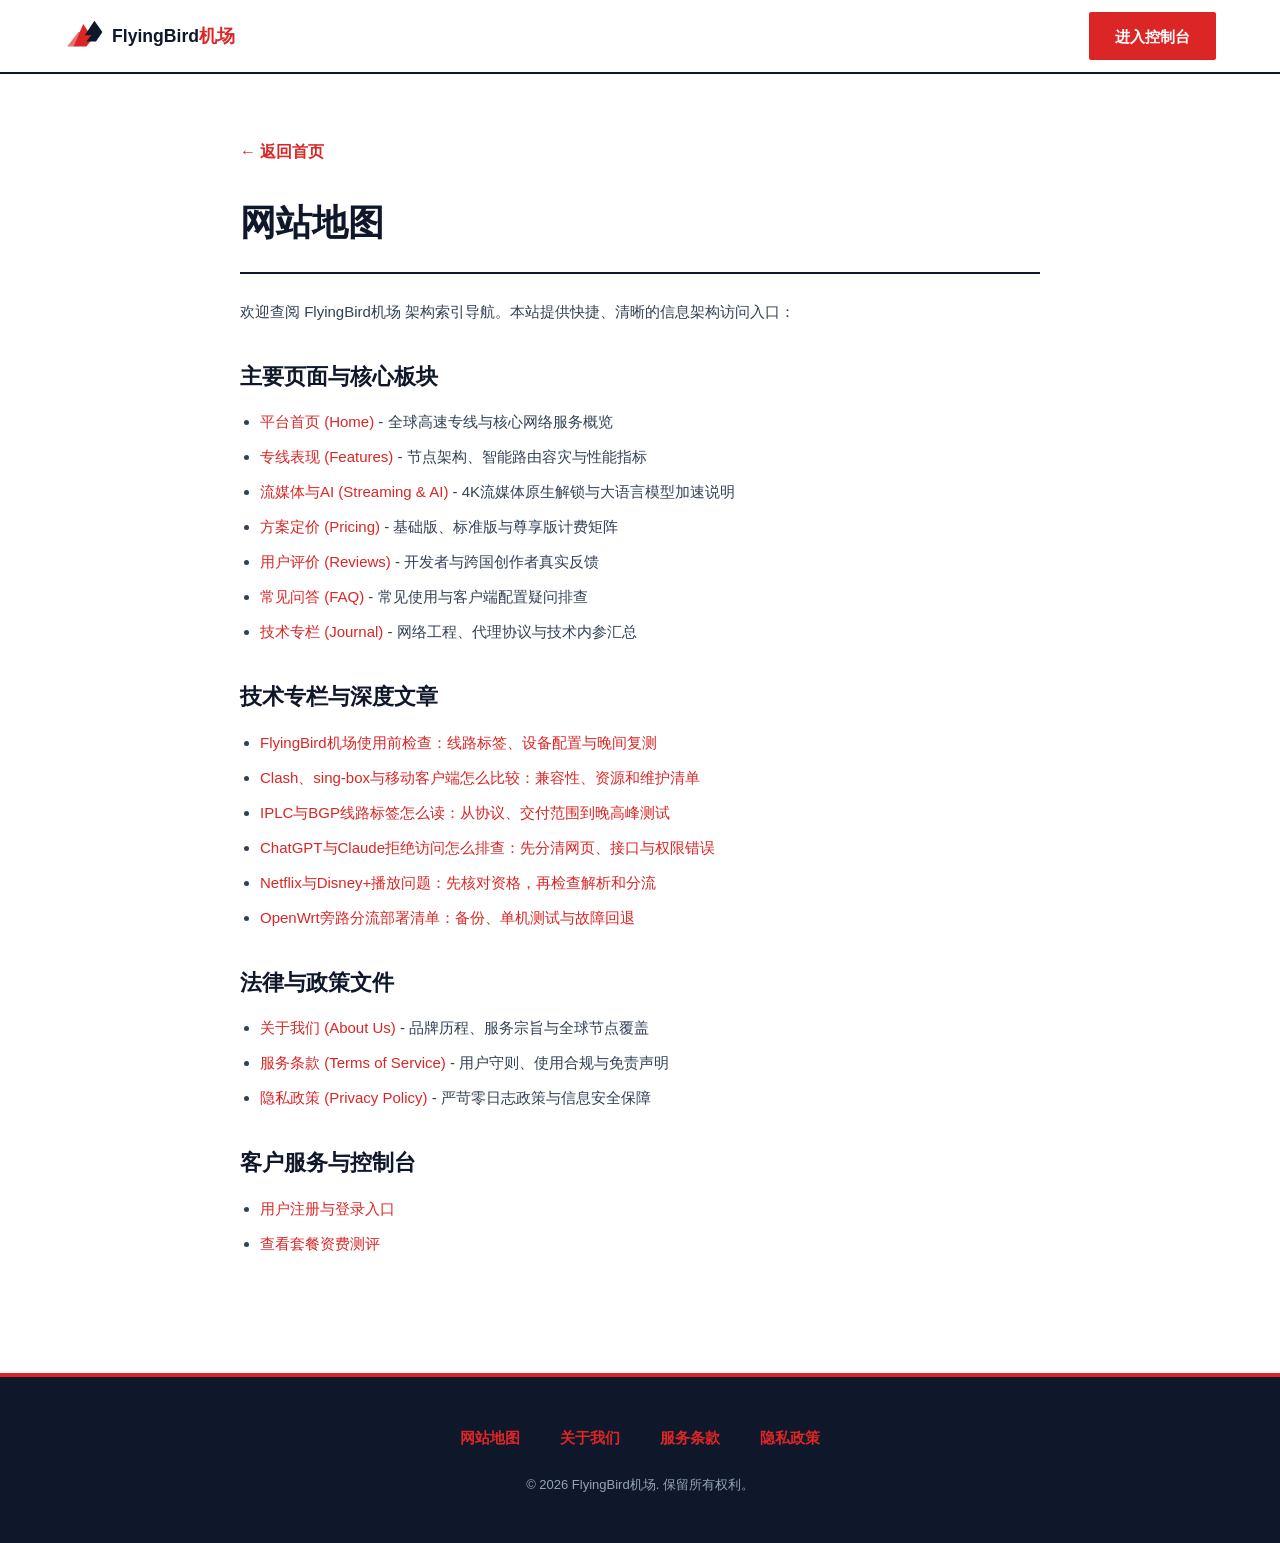
<file: sitemap.html>
<!DOCTYPE html>
<html lang="zh-CN">
<head>
  <meta charset="UTF-8">
  <meta name="viewport" content="width=device-width, initial-scale=1.0">
  <title>网站地图 - FlyingBird机场</title>
  <meta name="description" content="FlyingBird机场网站地图，快速检索平台服务、节点状态、使用条款与隐私说明。">
  <link rel="stylesheet" href="style.css">
<link rel="canonical" href="https://flyingbirdcloud.click/sitemap.html">
</head>
<body>
  <header class="swiss-header">
    <div class="swiss-container swiss-nav-wrap">
      <a href="index.html" class="swiss-logo" aria-label="返回首页">
        <svg viewBox="0 0 240 50" fill="none" xmlns="http://www.w3.org/2000/svg">
          <g>
            <path d="M12 38L24 10L36 28L28 38H12Z" fill="#DC2626"/>
            <path d="M26 24L38 6L48 20L40 32H28L34 24H26Z" fill="#0F172A"/>
            <path d="M4 38L18 20H28L14 38H4Z" fill="#DC2626" opacity="0.65"/>
          </g>
          <text x="60" y="32" font-family="-apple-system, BlinkMacSystemFont, 'Segoe UI', Roboto, sans-serif" font-size="22" font-weight="900" fill="#0F172A">FlyingBird<tspan fill="#DC2626">机场</tspan></text>
        </svg>
      </a>
      <div class="swiss-header-actions">
        <a href="https://ww012.twilightaff.com/#/?code=A56DH1Af" class="btn btn-primary" rel="nofollow" target="_blank">进入控制台</a>
      </div>
    </div>
  </header>

  <main class="subpage-main">
    <div class="swiss-container">
      <div class="subpage-content">
        <a href="index.html" class="back-to-home">← 返回首页</a>
        <h1>网站地图</h1>
        <p>欢迎查阅 FlyingBird机场 架构索引导航。本站提供快捷、清晰的信息架构访问入口：</p>

        <h2>主要页面与核心板块</h2>
        <ul>
          <li><a href="index.html">平台首页 (Home)</a> - 全球高速专线与核心网络服务概览</li>
          <li><a href="index.html#features">专线表现 (Features)</a> - 节点架构、智能路由容灾与性能指标</li>
          <li><a href="index.html#streaming">流媒体与AI (Streaming & AI)</a> - 4K流媒体原生解锁与大语言模型加速说明</li>
          <li><a href="index.html#pricing">方案定价 (Pricing)</a> - 基础版、标准版与尊享版计费矩阵</li>
          <li><a href="index.html#reviews">用户评价 (Reviews)</a> - 开发者与跨国创作者真实反馈</li>
          <li><a href="index.html#faq">常见问答 (FAQ)</a> - 常见使用与客户端配置疑问排查</li>
          <li><a href="journal.html">技术专栏 (Journal)</a> - 网络工程、代理协议与技术内参汇总</li>
        </ul>

        <h2>技术专栏与深度文章</h2>
        <ul>
          <li><a href="flyingbird-airport-review-speedtest.html">FlyingBird机场使用前检查：线路标签、设备配置与晚间复测</a></li>
          <li><a href="shadowrocket-clash-singbox-benchmark.html">Clash、sing-box与移动客户端怎么比较：兼容性、资源和维护清单</a></li>
          <li><a href="iplc-bgp-transit-latency-explained.html">IPLC与BGP线路标签怎么读：从协议、交付范围到晚高峰测试</a></li>
          <li><a href="chatgpt-claude-api-access-denied-fix.html">ChatGPT与Claude拒绝访问怎么排查：先分清网页、接口与权限错误</a></li>
          <li><a href="netflix-disney-4k-streaming-optimization.html">Netflix与Disney+播放问题：先核对资格，再检查解析和分流</a></li>
          <li><a href="home-router-openwrt-passwall-setup.html">OpenWrt旁路分流部署清单：备份、单机测试与故障回退</a></li>
        </ul>

        <h2>法律与政策文件</h2>
        <ul>
          <li><a href="about.html">关于我们 (About Us)</a> - 品牌历程、服务宗旨与全球节点覆盖</li>
          <li><a href="terms.html">服务条款 (Terms of Service)</a> - 用户守则、使用合规与免责声明</li>
          <li><a href="privacy.html">隐私政策 (Privacy Policy)</a> - 严苛零日志政策与信息安全保障</li>
        </ul>

        <h2>客户服务与控制台</h2>
        <ul>
          <li><a href="https://ww012.twilightaff.com/#/?code=A56DH1Af" rel="nofollow" target="_blank">用户注册与登录入口</a></li>
          <li><a href="#plans" target="_blank">查看套餐资费测评</a></li>
        </ul>
      </div>
    </div>
  </main>

  <footer class="swiss-footer">
    <div class="swiss-container">
      <nav aria-label="页脚导航">
        <ul class="footer-nav">
          <li><a href="sitemap.html">网站地图</a></li>
          <li><a href="about.html">关于我们</a></li>
          <li><a href="terms.html">服务条款</a></li>
          <li><a href="privacy.html">隐私政策</a></li>
        </ul>
      </nav>
      <p class="footer-copyright">© 2026 FlyingBird机场. 保留所有权利。</p>
    </div>
  </footer>
</body>
</html>
</file>
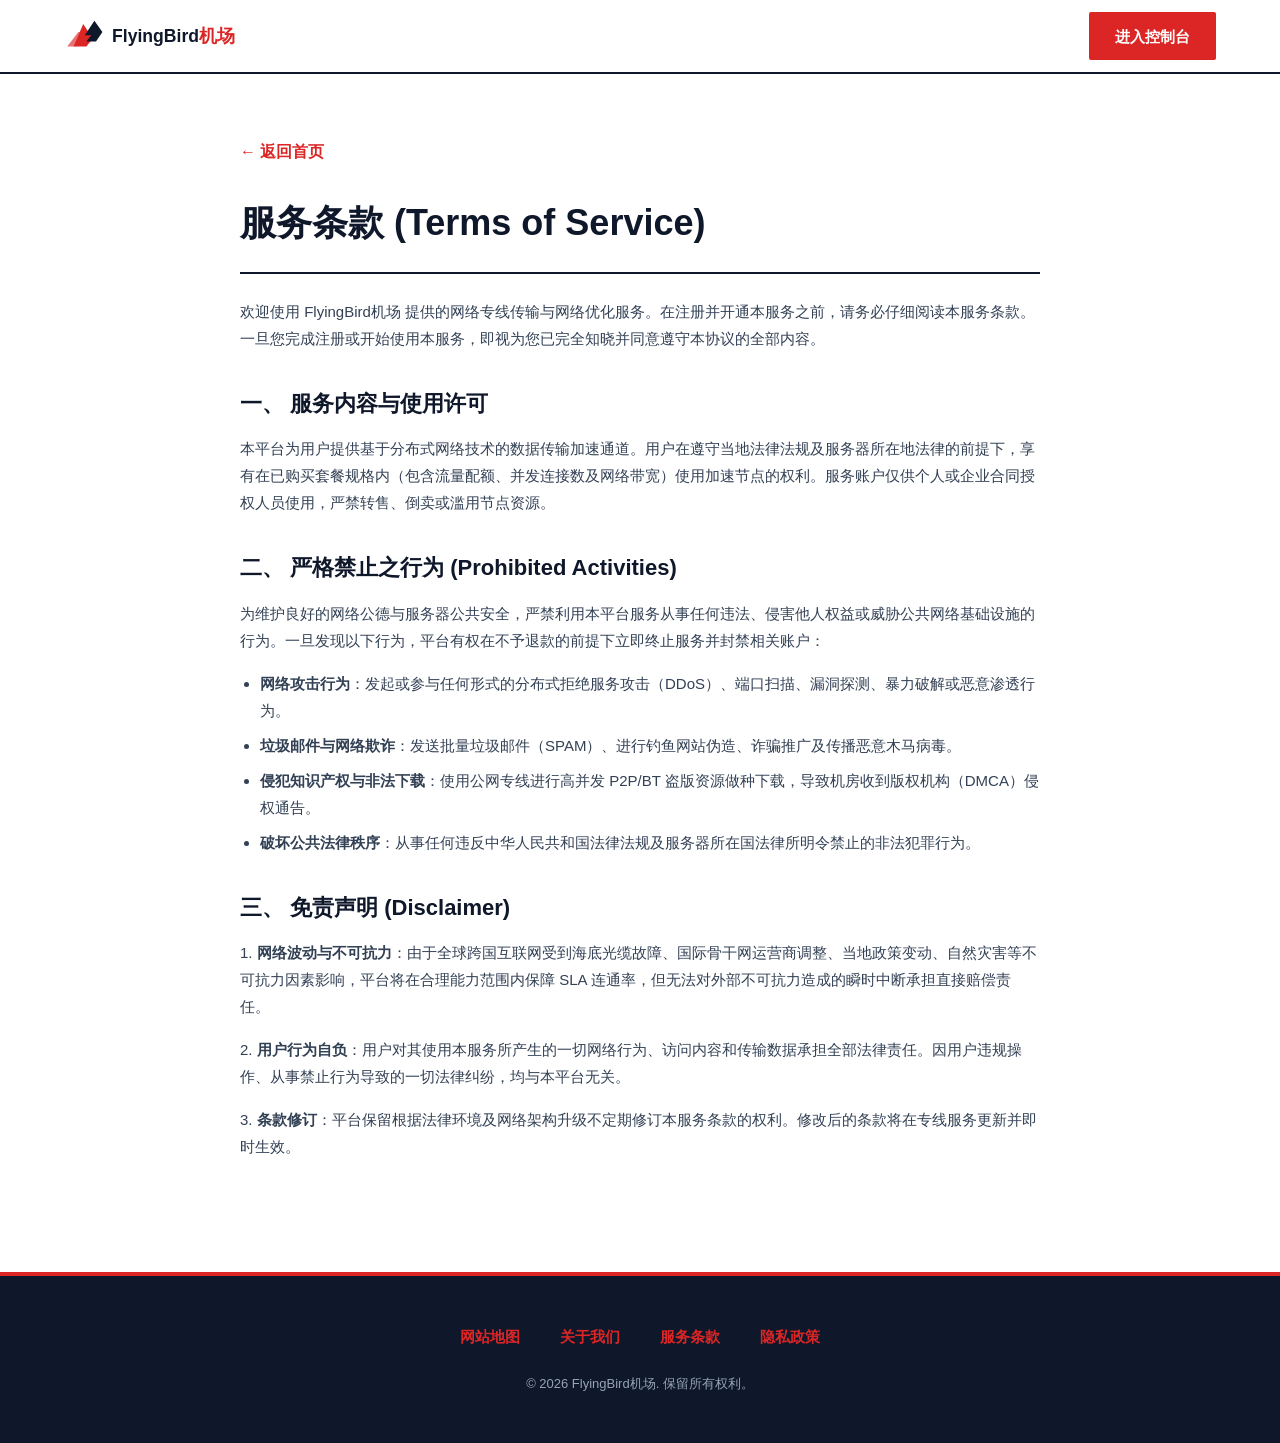
<file: terms.html>
<!DOCTYPE html>
<html lang="zh-CN">
<head>
  <meta charset="UTF-8">
  <meta name="viewport" content="width=device-width, initial-scale=1.0">
  <title>服务条款 - FlyingBird机场</title>
  <meta name="description" content="FlyingBird机场服务使用条款，明确平台合法合规规范、禁止行为准则及免责声明。">
  <link rel="stylesheet" href="style.css">
<link rel="canonical" href="https://flyingbirdcloud.click/terms.html">
</head>
<body>
  <header class="swiss-header">
    <div class="swiss-container swiss-nav-wrap">
      <a href="index.html" class="swiss-logo" aria-label="返回首页">
        <svg viewBox="0 0 240 50" fill="none" xmlns="http://www.w3.org/2000/svg">
          <g>
            <path d="M12 38L24 10L36 28L28 38H12Z" fill="#DC2626"/>
            <path d="M26 24L38 6L48 20L40 32H28L34 24H26Z" fill="#0F172A"/>
            <path d="M4 38L18 20H28L14 38H4Z" fill="#DC2626" opacity="0.65"/>
          </g>
          <text x="60" y="32" font-family="-apple-system, BlinkMacSystemFont, 'Segoe UI', Roboto, sans-serif" font-size="22" font-weight="900" fill="#0F172A">FlyingBird<tspan fill="#DC2626">机场</tspan></text>
        </svg>
      </a>
      <div class="swiss-header-actions">
        <a href="https://ww012.twilightaff.com/#/?code=A56DH1Af" class="btn btn-primary" rel="nofollow" target="_blank">进入控制台</a>
      </div>
    </div>
  </header>

  <main class="subpage-main">
    <div class="swiss-container">
      <div class="subpage-content">
        <a href="index.html" class="back-to-home">← 返回首页</a>
        <h1>服务条款 (Terms of Service)</h1>
        <p>
          欢迎使用 FlyingBird机场 提供的网络专线传输与网络优化服务。在注册并开通本服务之前，请务必仔细阅读本服务条款。一旦您完成注册或开始使用本服务，即视为您已完全知晓并同意遵守本协议的全部内容。
        </p>

        <h2>一、 服务内容与使用许可</h2>
        <p>
          本平台为用户提供基于分布式网络技术的数据传输加速通道。用户在遵守当地法律法规及服务器所在地法律的前提下，享有在已购买套餐规格内（包含流量配额、并发连接数及网络带宽）使用加速节点的权利。服务账户仅供个人或企业合同授权人员使用，严禁转售、倒卖或滥用节点资源。
        </p>

        <h2>二、 严格禁止之行为 (Prohibited Activities)</h2>
        <p>
          为维护良好的网络公德与服务器公共安全，严禁利用本平台服务从事任何违法、侵害他人权益或威胁公共网络基础设施的行为。一旦发现以下行为，平台有权在不予退款的前提下立即终止服务并封禁相关账户：
        </p>
        <ul>
          <li><strong>网络攻击行为</strong>：发起或参与任何形式的分布式拒绝服务攻击（DDoS）、端口扫描、漏洞探测、暴力破解或恶意渗透行为。</li>
          <li><strong>垃圾邮件与网络欺诈</strong>：发送批量垃圾邮件（SPAM）、进行钓鱼网站伪造、诈骗推广及传播恶意木马病毒。</li>
          <li><strong>侵犯知识产权与非法下载</strong>：使用公网专线进行高并发 P2P/BT 盗版资源做种下载，导致机房收到版权机构（DMCA）侵权通告。</li>
          <li><strong>破坏公共法律秩序</strong>：从事任何违反中华人民共和国法律法规及服务器所在国法律所明令禁止的非法犯罪行为。</li>
        </ul>

        <h2>三、 免责声明 (Disclaimer)</h2>
        <p>
          1. <strong>网络波动与不可抗力</strong>：由于全球跨国互联网受到海底光缆故障、国际骨干网运营商调整、当地政策变动、自然灾害等不可抗力因素影响，平台将在合理能力范围内保障 SLA 连通率，但无法对外部不可抗力造成的瞬时中断承担直接赔偿责任。
        </p>
        <p>
          2. <strong>用户行为自负</strong>：用户对其使用本服务所产生的一切网络行为、访问内容和传输数据承担全部法律责任。因用户违规操作、从事禁止行为导致的一切法律纠纷，均与本平台无关。
        </p>
        <p>
          3. <strong>条款修订</strong>：平台保留根据法律环境及网络架构升级不定期修订本服务条款的权利。修改后的条款将在专线服务更新并即时生效。
        </p>
      </div>
    </div>
  </main>

  <footer class="swiss-footer">
    <div class="swiss-container">
      <nav aria-label="页脚导航">
        <ul class="footer-nav">
          <li><a href="sitemap.html">网站地图</a></li>
          <li><a href="about.html">关于我们</a></li>
          <li><a href="terms.html">服务条款</a></li>
          <li><a href="privacy.html">隐私政策</a></li>
        </ul>
      </nav>
      <p class="footer-copyright">© 2026 FlyingBird机场. 保留所有权利。</p>
    </div>
  </footer>
</body>
</html>
</file>
<file: style.css>
/* ==========================================================================
   FlyingBird机场 - 瑞士国际主义排版风格样式表 (Swiss International Typographic)
   特点：严谨不对称网格、极速冷暖高对比度、清晰层级、零冗余高性能
   ========================================================================== */

:root {
  --color-primary: #DC2626;
  --color-primary-hover: #B91C1C;
  --color-dark: #0F172A;
  --color-dark-muted: #334155;
  --color-light: #F8FAFC;
  --color-surface: #FFFFFF;
  --color-border: #E2E8F0;
  --color-border-dark: #CBD5E1;
  --color-recommend: #2563EB;
  --font-main: -apple-system, BlinkMacSystemFont, "Segoe UI", Roboto, "PingFang SC", "Hiragino Sans GB", "Microsoft YaHei", sans-serif;
  --max-w: 1200px;
  --space-unit: 8px;
}

* {
  box-sizing: border-box;
  margin: 0;
  padding: 0;
}

html {
  font-size: 16px;
  scroll-behavior: smooth;
  -webkit-text-size-adjust: 100%;
}

body {
  font-family: var(--font-main);
  background-color: var(--color-light);
  color: var(--color-dark);
  line-height: 1.6;
  -webkit-font-smoothing: antialiased;
}

/* 布局容器 */
.swiss-container {
  max-width: var(--max-w);
  margin: 0 auto;
  padding: 0 24px;
}

/* 导航栏 */
.swiss-header {
  background-color: var(--color-surface);
  border-bottom: 2px solid var(--color-dark);
  position: sticky;
  top: 0;
  z-index: 100;
}

.swiss-nav-wrap {
  display: flex;
  justify-content: space-between;
  align-items: center;
  height: 72px;
}

.swiss-logo {
  display: flex;
  align-items: center;
  gap: 12px;
  text-decoration: none;
  color: var(--color-dark);
}

.swiss-logo svg {
  height: 40px;
  width: auto;
}

.mobile-nav-toggle {
  display: none;
}

.swiss-nav-container {
  display: block;
}

.swiss-nav-links {
  display: flex;
  align-items: center;
  gap: 28px;
  list-style: none;
}

.swiss-nav-links a {
  text-decoration: none;
  color: var(--color-dark-muted);
  font-size: 15px;
  font-weight: 600;
  transition: color 0.2s ease;
}

.swiss-nav-links a:hover {
  color: var(--color-primary);
}

.swiss-header-actions {
  display: flex;
  align-items: center;
  gap: 12px;
}

/* 按钮通用 */
.btn,
a.btn {
  display: inline-flex;
  align-items: center;
  justify-content: center;
  padding: 12px 24px;
  font-size: 15px;
  font-weight: 700;
  text-decoration: none !important;
  border-radius: 2px;
  min-height: 48px;
  cursor: pointer;
  transition: all 0.2s ease;
  line-height: 1;
}

.btn-primary,
a.btn-primary,
a.btn-primary:link,
a.btn-primary:visited {
  background-color: var(--color-primary) !important;
  color: #FFFFFF !important;
  border: 2px solid var(--color-primary) !important;
}

.btn-primary:hover,
.btn-primary:focus,
.btn-primary:active,
a.btn-primary:hover,
a.btn-primary:focus,
a.btn-primary:active {
  background-color: var(--color-primary-hover) !important;
  border-color: var(--color-primary-hover) !important;
  color: #FFFFFF !important;
  text-decoration: none !important;
}

.btn-recommend,
a.btn-recommend,
a.btn-recommend:link,
a.btn-recommend:visited {
  background-color: var(--color-surface) !important;
  color: var(--color-recommend) !important;
  border: 2px solid var(--color-recommend) !important;
}

.btn-recommend:hover,
.btn-recommend:focus,
.btn-recommend:active,
a.btn-recommend:hover,
a.btn-recommend:focus,
a.btn-recommend:active {
  background-color: var(--color-recommend) !important;
  color: #FFFFFF !important;
  text-decoration: none !important;
}

.btn-dark,
a.btn-dark,
a.btn-dark:link,
a.btn-dark:visited {
  background-color: var(--color-dark) !important;
  color: #FFFFFF !important;
  border: 2px solid var(--color-dark) !important;
}

.btn-dark:hover,
.btn-dark:focus,
.btn-dark:active,
a.btn-dark:hover,
a.btn-dark:focus,
a.btn-dark:active {
  background-color: var(--color-dark-muted) !important;
  color: #FFFFFF !important;
  text-decoration: none !important;
}

/* 首屏 Hero Section */
.swiss-hero {
  padding: 72px 0 64px;
  background-color: var(--color-surface);
  border-bottom: 1px solid var(--color-border);
}

.swiss-hero-grid {
  display: grid;
  grid-template-columns: 1.15fr 0.85fr;
  gap: 48px;
  align-items: center;
}

.hero-pill {
  display: inline-block;
  padding: 4px 12px;
  background-color: #FEE2E2;
  color: var(--color-primary);
  font-size: 13px;
  font-weight: 700;
  letter-spacing: 0.5px;
  border-left: 3px solid var(--color-primary);
  margin-bottom: 20px;
}

.hero-headline {
  font-size: 46px;
  line-height: 1.15;
  font-weight: 900;
  color: var(--color-dark);
  letter-spacing: -1px;
  margin-bottom: 20px;
}

.hero-headline span {
  color: var(--color-primary);
}

.hero-subtitle {
  font-size: 18px;
  color: var(--color-dark-muted);
  line-height: 1.6;
  margin-bottom: 32px;
  max-width: 580px;
}

.hero-cta-group {
  display: flex;
  flex-wrap: wrap;
  gap: 16px;
  align-items: center;
}

/* ==========================================
   飞鸟动图 - 瑞士国际主义几何气动飞鸟
   ========================================== */
.hero-bird-card {
  background-color: var(--color-light);
  border: 2px solid var(--color-dark);
  padding: 24px;
  box-shadow: 8px 8px 0px var(--color-dark);
  display: flex;
  flex-direction: column;
  position: relative;
  overflow: hidden;
}

.bird-card-head {
  display: flex;
  justify-content: space-between;
  align-items: center;
  border-bottom: 2px solid var(--color-border);
  padding-bottom: 12px;
  margin-bottom: 16px;
}

.bird-card-badge {
  font-size: 13px;
  font-weight: 800;
  color: var(--color-dark);
  letter-spacing: 0.5px;
  display: flex;
  align-items: center;
  gap: 8px;
}

.bird-card-badge::before {
  content: "";
  display: inline-block;
  width: 8px;
  height: 8px;
  background-color: var(--color-primary);
}

.bird-live-pulse {
  display: inline-flex;
  align-items: center;
  gap: 6px;
  font-size: 12px;
  font-weight: 700;
  color: var(--color-primary);
}

.pulse-indicator {
  width: 8px;
  height: 8px;
  background-color: var(--color-primary);
  border-radius: 50%;
  animation: pulseGlow 1.8s infinite ease-in-out;
}

@keyframes pulseGlow {
  0%, 100% { opacity: 1; transform: scale(1); }
  50% { opacity: 0.4; transform: scale(0.8); }
}

.bird-stage-canvas {
  width: 100%;
  height: 220px;
  background: linear-gradient(180deg, #F8FAFC 0%, #FFFFFF 100%);
  border: 1px solid var(--color-border);
  display: flex;
  align-items: center;
  justify-content: center;
  position: relative;
  overflow: hidden;
}

/* 气动流线风道背景 */
.swiss-wind-line {
  position: absolute;
  height: 1px;
  background: linear-gradient(90deg, transparent, rgba(220, 38, 38, 0.4), var(--color-dark), transparent);
  animation: windDash 2s linear infinite;
}

.wind-1 { top: 25%; width: 120px; animation-duration: 1.6s; animation-delay: 0s; }
.wind-2 { top: 48%; width: 180px; animation-duration: 2.2s; animation-delay: 0.7s; }
.wind-3 { top: 72%; width: 140px; animation-duration: 1.9s; animation-delay: 1.2s; }
.wind-4 { top: 85%; width: 90px; animation-duration: 1.4s; animation-delay: 0.3s; }

@keyframes windDash {
  0% { right: -180px; opacity: 0; }
  20% { opacity: 0.8; }
  80% { opacity: 0.8; }
  100% { right: 105%; opacity: 0; }
}

/* 飞鸟主体容器与高空翱翔微浮动 */
.swiss-bird-svg-wrap {
  width: 240px;
  height: 170px;
  position: relative;
  z-index: 2;
  animation: swissBirdFloat 3.2s ease-in-out infinite;
  filter: drop-shadow(0 12px 16px rgba(15, 23, 42, 0.12));
}

@keyframes swissBirdFloat {
  0%, 100% {
    transform: translateY(0px) rotate(0deg);
  }
  50% {
    transform: translateY(-12px) rotate(1.5deg);
  }
}

/* 翅膀关节扇动动画 */
.wing-group-left {
  transform-origin: 120px 92px;
  animation: swissWingFlapL 1.2s ease-in-out infinite alternate;
}

.wing-group-right {
  transform-origin: 120px 92px;
  animation: swissWingFlapR 1.2s ease-in-out infinite alternate;
}

@keyframes swissWingFlapL {
  0% {
    transform: rotate(0deg) scaleY(1);
  }
  100% {
    transform: rotate(26deg) scaleY(0.55) skewX(8deg);
  }
}

@keyframes swissWingFlapR {
  0% {
    transform: rotate(0deg) scaleY(1);
  }
  100% {
    transform: rotate(-26deg) scaleY(0.55) skewX(-8deg);
  }
}

/* 尾翼微动 */
.tail-feather-group {
  transform-origin: 120px 125px;
  animation: swissTailSway 2.4s ease-in-out infinite alternate;
}

@keyframes swissTailSway {
  0% { transform: rotate(-3deg); }
  100% { transform: rotate(3deg); }
}

/* 航行气动遥测数据条 */
.bird-telemetry-strip {
  display: grid;
  grid-template-columns: repeat(3, 1fr);
  gap: 12px;
  margin-top: 16px;
  padding-top: 14px;
  border-top: 1px dashed var(--color-border);
}

.bird-stat-unit {
  display: flex;
  flex-direction: column;
}

.bird-stat-key {
  font-size: 11px;
  font-weight: 700;
  color: var(--color-dark-muted);
  text-transform: uppercase;
  letter-spacing: 0.5px;
  margin-bottom: 2px;
}

.bird-stat-val {
  font-size: 14px;
  font-weight: 800;
  color: var(--color-dark);
}

/* 核心特性模块 */
.section-swiss {
  padding: 80px 0;
}

.section-title-wrap {
  margin-bottom: 48px;
}

.section-tag {
  font-size: 13px;
  font-weight: 800;
  text-transform: uppercase;
  color: var(--color-primary);
  letter-spacing: 1px;
  margin-bottom: 8px;
  display: block;
}

.section-title {
  font-size: 34px;
  font-weight: 800;
  color: var(--color-dark);
  line-height: 1.25;
}

.feature-cards-grid {
  display: grid;
  grid-template-columns: repeat(3, 1fr);
  gap: 24px;
}

.swiss-card {
  background-color: var(--color-surface);
  border: 1px solid var(--color-border);
  border-top: 4px solid var(--color-dark);
  padding: 32px 24px;
  display: flex;
  flex-direction: column;
}

.swiss-card:hover {
  border-top-color: var(--color-primary);
}

.card-num {
  font-size: 14px;
  font-weight: 900;
  color: var(--color-primary);
  margin-bottom: 16px;
}

.card-icon-wrap {
  margin-bottom: 20px;
}

.card-icon-wrap svg {
  width: 44px;
  height: 44px;
  stroke: var(--color-dark);
  fill: none;
  stroke-width: 2;
}

.card-title {
  font-size: 20px;
  font-weight: 700;
  color: var(--color-dark);
  margin-bottom: 12px;
}

.card-desc {
  font-size: 14px;
  color: var(--color-dark-muted);
  line-height: 1.6;
}

/* 流媒体与 AI 支持卡片 (4列网格) */
.media-ai-grid {
  display: grid;
  grid-template-columns: repeat(4, 1fr);
  gap: 20px;
}

.media-ai-card {
  background-color: var(--color-surface);
  border: 1px solid var(--color-border);
  padding: 24px 20px;
  border-left: 3px solid var(--color-dark);
}

.media-ai-card:hover {
  border-left-color: var(--color-primary);
}

.media-ai-card h3,
.media-ai-card h4 {
  font-size: 17px;
  font-weight: 700;
  margin: 12px 0 8px;
  color: var(--color-dark);
}

.media-ai-card p {
  font-size: 13px;
  color: var(--color-dark-muted);
  line-height: 1.5;
}

.media-ai-card svg {
  width: 36px;
  height: 36px;
  stroke: var(--color-primary);
  fill: none;
  stroke-width: 2;
}

/* 价格对比表 (3 方案) */
.pricing-section {
  background-color: #F1F5F9;
  border-top: 1px solid var(--color-border);
  border-bottom: 1px solid var(--color-border);
}

.pricing-grid {
  display: grid;
  grid-template-columns: repeat(3, 1fr);
  gap: 24px;
  align-items: stretch;
}

.pricing-card {
  background-color: var(--color-surface);
  border: 1px solid var(--color-border);
  padding: 40px 28px;
  display: flex;
  flex-direction: column;
  position: relative;
}

.pricing-card.featured {
  border: 2px solid var(--color-primary);
  box-shadow: 0 10px 25px -5px rgba(220, 38, 38, 0.1);
}

.pricing-badge {
  position: absolute;
  top: 16px;
  right: 16px;
  background-color: var(--color-primary);
  color: #FFFFFF;
  font-size: 12px;
  font-weight: 700;
  padding: 4px 10px;
  border-radius: 2px;
}

.pricing-plan-name {
  font-size: 20px;
  font-weight: 800;
  color: var(--color-dark);
  margin-bottom: 8px;
}

.pricing-plan-desc {
  font-size: 13px;
  color: var(--color-dark-muted);
  margin-bottom: 24px;
  min-height: 38px;
}

.pricing-price-wrap {
  display: flex;
  align-items: baseline;
  gap: 4px;
  margin-bottom: 28px;
  padding-bottom: 20px;
  border-bottom: 1px solid var(--color-border);
}

.pricing-currency {
  font-size: 20px;
  font-weight: 700;
  color: var(--color-dark);
}

.pricing-amount {
  font-size: 42px;
  font-weight: 900;
  color: var(--color-dark);
  line-height: 1;
}

.pricing-period {
  font-size: 14px;
  color: var(--color-dark-muted);
}

.pricing-feature-list {
  list-style: none;
  margin-bottom: 32px;
  flex-grow: 1;
}

.pricing-feature-item {
  display: flex;
  align-items: center;
  gap: 10px;
  font-size: 14px;
  color: var(--color-dark);
  padding: 8px 0;
}

.bullet-line {
  width: 6px;
  height: 6px;
  background-color: var(--color-primary);
  display: inline-block;
  flex-shrink: 0;
}

/* 用户评价 (3个真实评价) */
.reviews-grid {
  display: grid;
  grid-template-columns: repeat(3, 1fr);
  gap: 24px;
}

.review-card {
  background-color: var(--color-surface);
  border: 1px solid var(--color-border);
  padding: 32px 24px;
}

.review-quote {
  font-size: 15px;
  color: var(--color-dark);
  line-height: 1.6;
  margin-bottom: 24px;
  font-style: normal;
}

.reviewer-meta {
  display: flex;
  align-items: center;
  gap: 12px;
  border-top: 1px dashed var(--color-border);
  padding-top: 16px;
}

.reviewer-avatar-box {
  width: 40px;
  height: 40px;
  background-color: var(--color-dark);
  color: #FFFFFF;
  display: flex;
  align-items: center;
  justify-content: center;
  font-weight: 800;
  font-size: 14px;
}

.reviewer-name {
  font-size: 14px;
  font-weight: 700;
  color: var(--color-dark);
}

.reviewer-role {
  font-size: 12px;
  color: var(--color-dark-muted);
}

/* 常见问答 FAQ (4个问题) */
.faq-list {
  display: grid;
  grid-template-columns: 1fr 1fr;
  gap: 24px;
}

.faq-item {
  background-color: var(--color-surface);
  border: 1px solid var(--color-border);
  padding: 28px;
}

.faq-question {
  font-size: 17px;
  font-weight: 700;
  color: var(--color-dark);
  margin-bottom: 12px;
}

.faq-answer {
  font-size: 14px;
  color: var(--color-dark-muted);
  line-height: 1.6;
}

/* 页脚：严格仅展示4个标题，且中文独立单页链接 */
.swiss-footer {
  background-color: var(--color-dark);
  color: #FFFFFF;
  padding: 48px 0;
  border-top: 4px solid var(--color-primary);
}

.footer-nav {
  display: flex;
  justify-content: center;
  align-items: center;
  gap: 40px;
  list-style: none;
  margin-bottom: 24px;
}

.footer-nav a {
  color: #E2E8F0;
  text-decoration: none;
  font-size: 15px;
  font-weight: 600;
  transition: color 0.2s ease;
}

.footer-nav a:hover {
  color: var(--color-primary);
}

.footer-copyright {
  text-align: center;
  font-size: 13px;
  color: #94A3B8;
}

/* 子页面独立排版 */
.subpage-main {
  background-color: var(--color-surface);
  min-height: 70vh;
  padding: 64px 0 96px;
}

.subpage-content {
  max-width: 800px;
  margin: 0 auto;
  line-height: 1.8;
}

.subpage-content h1 {
  font-size: 36px;
  font-weight: 900;
  color: var(--color-dark);
  margin-bottom: 24px;
  padding-bottom: 16px;
  border-bottom: 2px solid var(--color-dark);
}

.subpage-content h2 {
  font-size: 22px;
  font-weight: 700;
  color: var(--color-dark);
  margin: 32px 0 12px;
}

.subpage-content p {
  font-size: 15px;
  color: var(--color-dark-muted);
  margin-bottom: 16px;
}

.subpage-content ul {
  padding-left: 20px;
  margin-bottom: 20px;
}

.subpage-content li {
  margin-bottom: 8px;
  color: var(--color-dark-muted);
  font-size: 15px;
}

.back-to-home {
  display: inline-block;
  margin-bottom: 24px;
  font-weight: 700;
  color: var(--color-primary);
  text-decoration: none;
}

/* 响应式媒体查询 (Mobile 适配) */
@media (max-width: 768px) {
  .swiss-hero-grid {
    grid-template-columns: 1fr;
    gap: 36px;
  }

  .hero-headline {
    font-size: 32px;
  }

  .feature-cards-grid,
  .media-ai-grid,
  .pricing-grid,
  .reviews-grid,
  .faq-list {
    grid-template-columns: 1fr;
  }

  .swiss-nav-wrap {
    height: 64px;
    position: relative;
  }

  .mobile-nav-toggle {
    display: inline-flex;
    flex-direction: column;
    justify-content: center;
    align-items: center;
    gap: 5px;
    width: 44px;
    height: 44px;
    border: 1px solid var(--color-border);
    border-radius: 4px;
    background-color: var(--color-surface);
    cursor: pointer;
    padding: 0;
    margin-left: auto;
    margin-right: 12px;
    order: 2;
  }

  .mobile-nav-toggle span {
    display: block;
    width: 22px;
    height: 2px;
    background-color: var(--color-dark);
    transition: all 0.25s ease;
    border-radius: 2px;
  }

  .mobile-nav-toggle.is-active span:nth-child(1) {
    transform: translateY(7px) rotate(45deg);
  }
  .mobile-nav-toggle.is-active span:nth-child(2) {
    opacity: 0;
  }
  .mobile-nav-toggle.is-active span:nth-child(3) {
    transform: translateY(-7px) rotate(-45deg);
  }

  .swiss-nav-container {
    display: none;
    position: absolute;
    top: 64px;
    left: 0;
    right: 0;
    width: 100%;
    background-color: var(--color-surface);
    border-bottom: 2px solid var(--color-dark);
    box-shadow: 0 12px 30px rgba(15, 23, 42, 0.15);
    z-index: 999;
  }

  .swiss-nav-container.is-open {
    display: block;
  }

  .swiss-nav-links {
    display: flex !important;
    flex-direction: column;
    padding: 6px 0;
    margin: 0;
    list-style: none;
    gap: 0;
    width: 100%;
  }

  .swiss-nav-links li {
    width: 100%;
  }

  .swiss-nav-links li a {
    display: flex;
    align-items: center;
    padding: 14px 24px;
    font-size: 15px;
    font-weight: 700;
    color: var(--color-dark);
    border-bottom: 1px solid var(--color-border);
    min-height: 48px;
    width: 100%;
  }

  .swiss-nav-links li:last-child a {
    border-bottom: none;
  }

  .swiss-nav-links li a:hover,
  .swiss-nav-links li a:active {
    background-color: var(--color-light);
    color: var(--color-primary);
  }

  .swiss-header-actions {
    order: 3;
  }

  .swiss-header-actions .btn {
    min-height: 40px;
    padding: 8px 14px;
    font-size: 13px;
  }

  .hero-cta-group {
    flex-direction: column;
    width: 100%;
  }

  .hero-cta-group .btn {
    width: 100%;
    text-align: center;
  }

  .footer-nav {
    flex-direction: column;
    gap: 16px;
  }
}


/* ==========================================================================
   超链接强化与文章专栏扩展样式 (瑞士国际主义排版)
   ========================================================================== */
a:not(.btn) {
  color: #DC2626;
  text-decoration: none;
  transition: color 0.2s ease;
}

a:not(.btn):visited {
  color: #DC2626;
}

a:not(.btn):hover, a:not(.btn):active {
  color: #991B1B;
}

/* 专栏文章列表与详情排版 */
.article-hub-header {
  padding: 64px 0 40px;
  background-color: var(--color-surface);
  border-bottom: 2px solid var(--color-dark);
}

.article-hub-tag {
  font-size: 13px;
  font-weight: 800;
  text-transform: uppercase;
  color: var(--color-primary);
  letter-spacing: 1px;
  margin-bottom: 8px;
  display: block;
}

.article-hub-title {
  font-size: 38px;
  font-weight: 900;
  color: var(--color-dark);
  margin-bottom: 16px;
}

.article-hub-desc {
  font-size: 16px;
  color: var(--color-dark-muted);
  max-width: 720px;
  line-height: 1.6;
}

.article-grid-section {
  padding: 64px 0 96px;
}

.article-cards-list {
  display: grid;
  grid-template-columns: repeat(3, 1fr);
  gap: 28px;
}

.article-item-card {
  background-color: var(--color-surface);
  border: 1px solid var(--color-border);
  border-top: 4px solid var(--color-dark);
  padding: 28px 24px;
  display: flex;
  flex-direction: column;
  transition: all 0.2s ease;
}

.article-item-card:hover {
  border-top-color: var(--color-primary);
  transform: translateY(-2px);
  box-shadow: 0 8px 24px rgba(15, 23, 42, 0.06);
}

.article-item-tag {
  font-size: 12px;
  font-weight: 800;
  color: var(--color-primary);
  text-transform: uppercase;
  margin-bottom: 12px;
}

.article-item-title {
  font-size: 18px;
  font-weight: 800;
  line-height: 1.35;
  margin-bottom: 12px;
}

.article-item-title a {
  color: var(--color-dark);
  text-decoration: none;
}

.article-item-title a:visited {
  color: var(--color-dark);
}

.article-item-title a:hover {
  color: var(--color-primary);
}

.article-item-excerpt {
  font-size: 14px;
  color: var(--color-dark-muted);
  line-height: 1.6;
  margin-bottom: 20px;
  flex-grow: 1;
}

.article-item-meta {
  display: flex;
  justify-content: space-between;
  align-items: center;
  border-top: 1px solid var(--color-border);
  padding-top: 14px;
  font-size: 12px;
  color: #64748B;
  font-weight: 600;
}

/* 单篇文章阅读详情 */
.article-detail-wrap {
  padding: 64px 0 96px;
  background-color: var(--color-surface);
}

.article-inner-container {
  max-width: 820px;
  margin: 0 auto;
}

.article-nav-back {
  display: inline-flex;
  align-items: center;
  gap: 6px;
  font-weight: 700;
  font-size: 14px;
  color: var(--color-primary);
  margin-bottom: 24px;
}

.article-nav-back:visited {
  color: var(--color-primary);
}

.article-post-header {
  border-bottom: 2px solid var(--color-dark);
  padding-bottom: 24px;
  margin-bottom: 36px;
}

.article-post-category {
  display: inline-block;
  padding: 4px 10px;
  background-color: #FEE2E2;
  color: var(--color-primary);
  font-size: 12px;
  font-weight: 800;
  margin-bottom: 16px;
}

.article-post-title {
  font-size: 34px;
  font-weight: 900;
  line-height: 1.3;
  color: var(--color-dark);
  margin-bottom: 18px;
}

.article-post-meta-row {
  display: flex;
  gap: 24px;
  font-size: 13px;
  color: #64748B;
  font-weight: 600;
}

.article-body {
  font-size: 16px;
  line-height: 1.85;
  color: #334155;
}

.article-body h2 {
  font-size: 24px;
  font-weight: 800;
  color: var(--color-dark);
  margin: 40px 0 16px;
  padding-left: 12px;
  border-left: 4px solid var(--color-primary);
  line-height: 1.3;
}

.article-body h3 {
  font-size: 19px;
  font-weight: 700;
  color: var(--color-dark);
  margin: 28px 0 12px;
  line-height: 1.4;
}

.article-body p {
  margin-bottom: 20px;
}

.article-body ul, .article-body ol {
  padding-left: 24px;
  margin-bottom: 24px;
}

.article-body li {
  margin-bottom: 8px;
}

.article-body blockquote {
  background-color: var(--color-light);
  border-left: 4px solid var(--color-dark);
  padding: 16px 20px;
  margin: 24px 0;
  font-style: italic;
  color: var(--color-dark-muted);
}

/* 正文中超链接：醒目强调，不使用浏览器默认蓝/紫，访问前后一致 */
.article-body a {
  color: #DC2626 !important;
  text-decoration: underline;
  text-underline-offset: 3px;
  font-weight: 700;
}

.article-body a:visited {
  color: #DC2626 !important;
}

.article-body a:hover, .article-body a:active {
  color: #991B1B !important;
}

.article-end-box {
  margin-top: 56px;
  padding: 28px;
  background-color: var(--color-light);
  border: 1px solid var(--color-border);
  border-left: 4px solid var(--color-primary);
}

.article-end-box h4 {
  font-size: 17px;
  font-weight: 800;
  color: var(--color-dark);
  margin-bottom: 8px;
}

.article-end-box p {
  font-size: 14px;
  color: var(--color-dark-muted);
  margin: 0;
}

@media (max-width: 768px) {
  .article-cards-list {
    grid-template-columns: 1fr;
  }
  .article-post-title {
    font-size: 26px;
  }
  .article-hub-title {
    font-size: 28px;
  }
}
</file>
